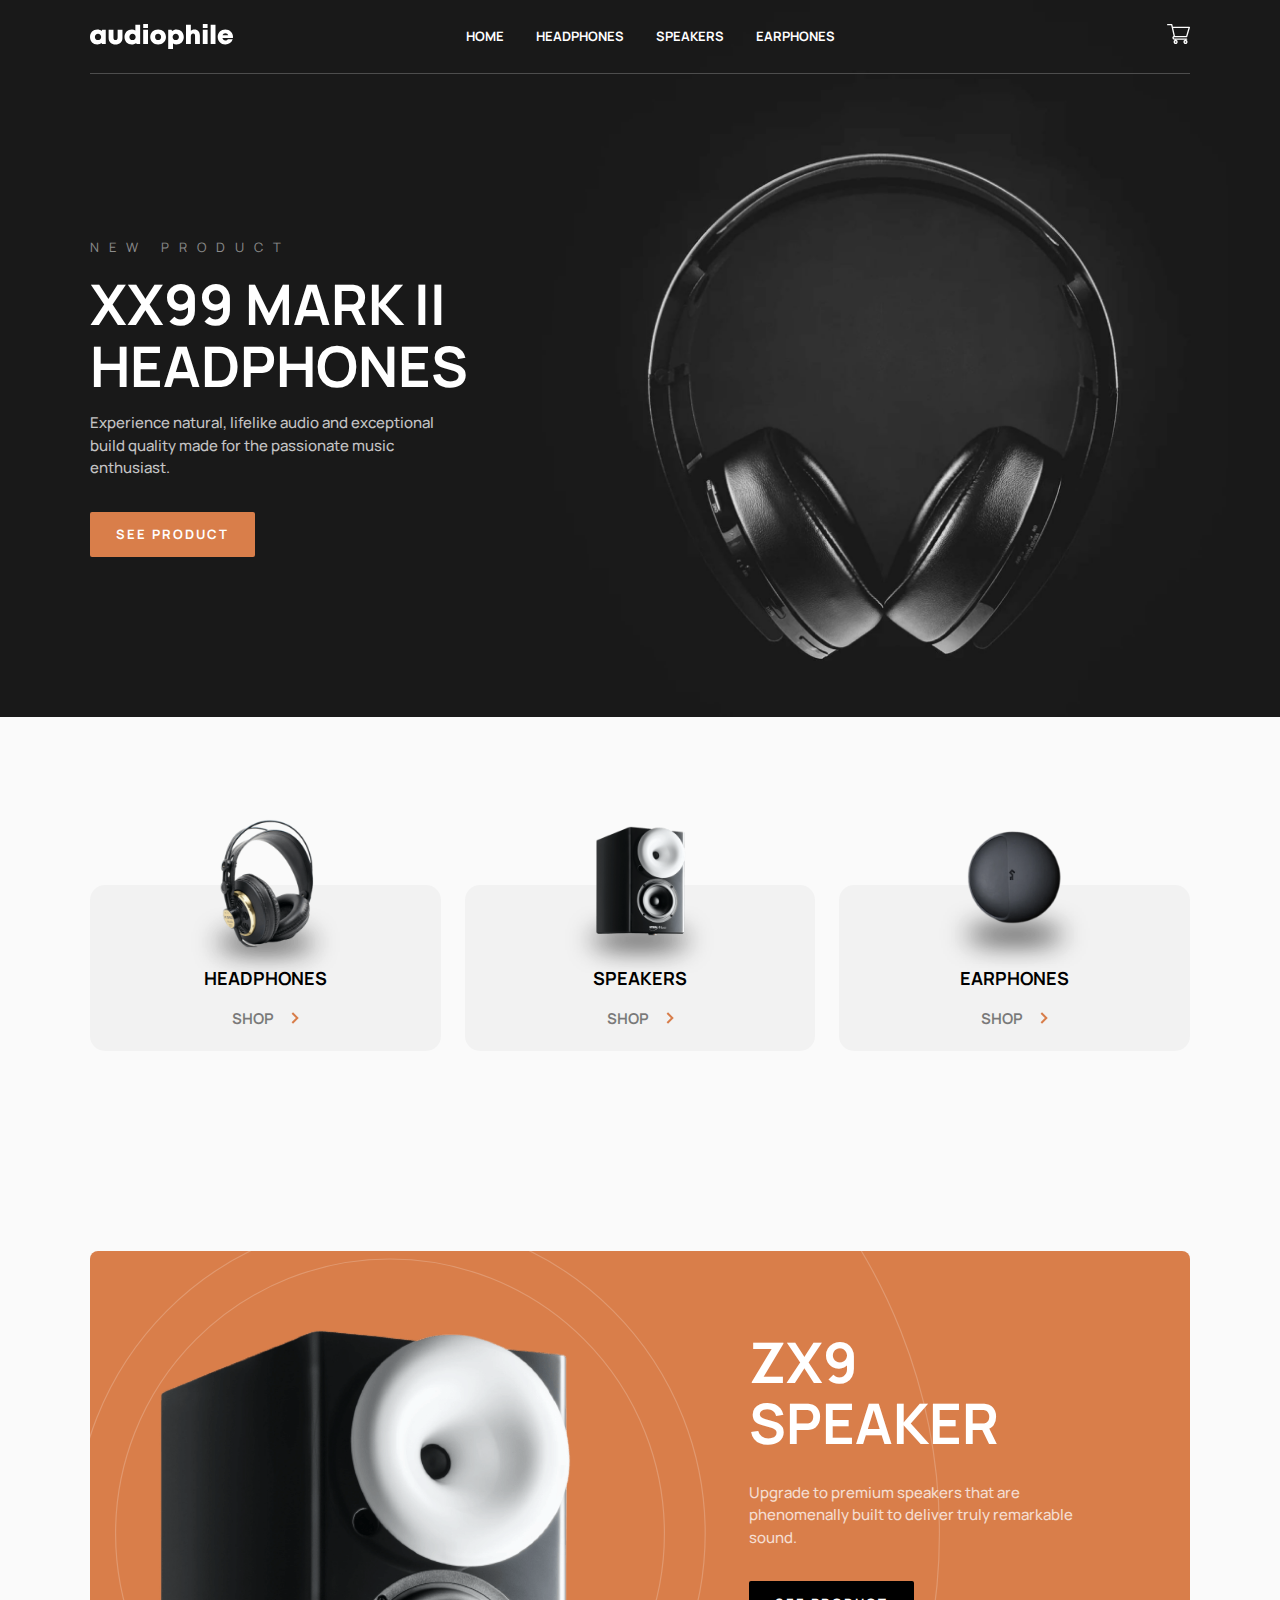
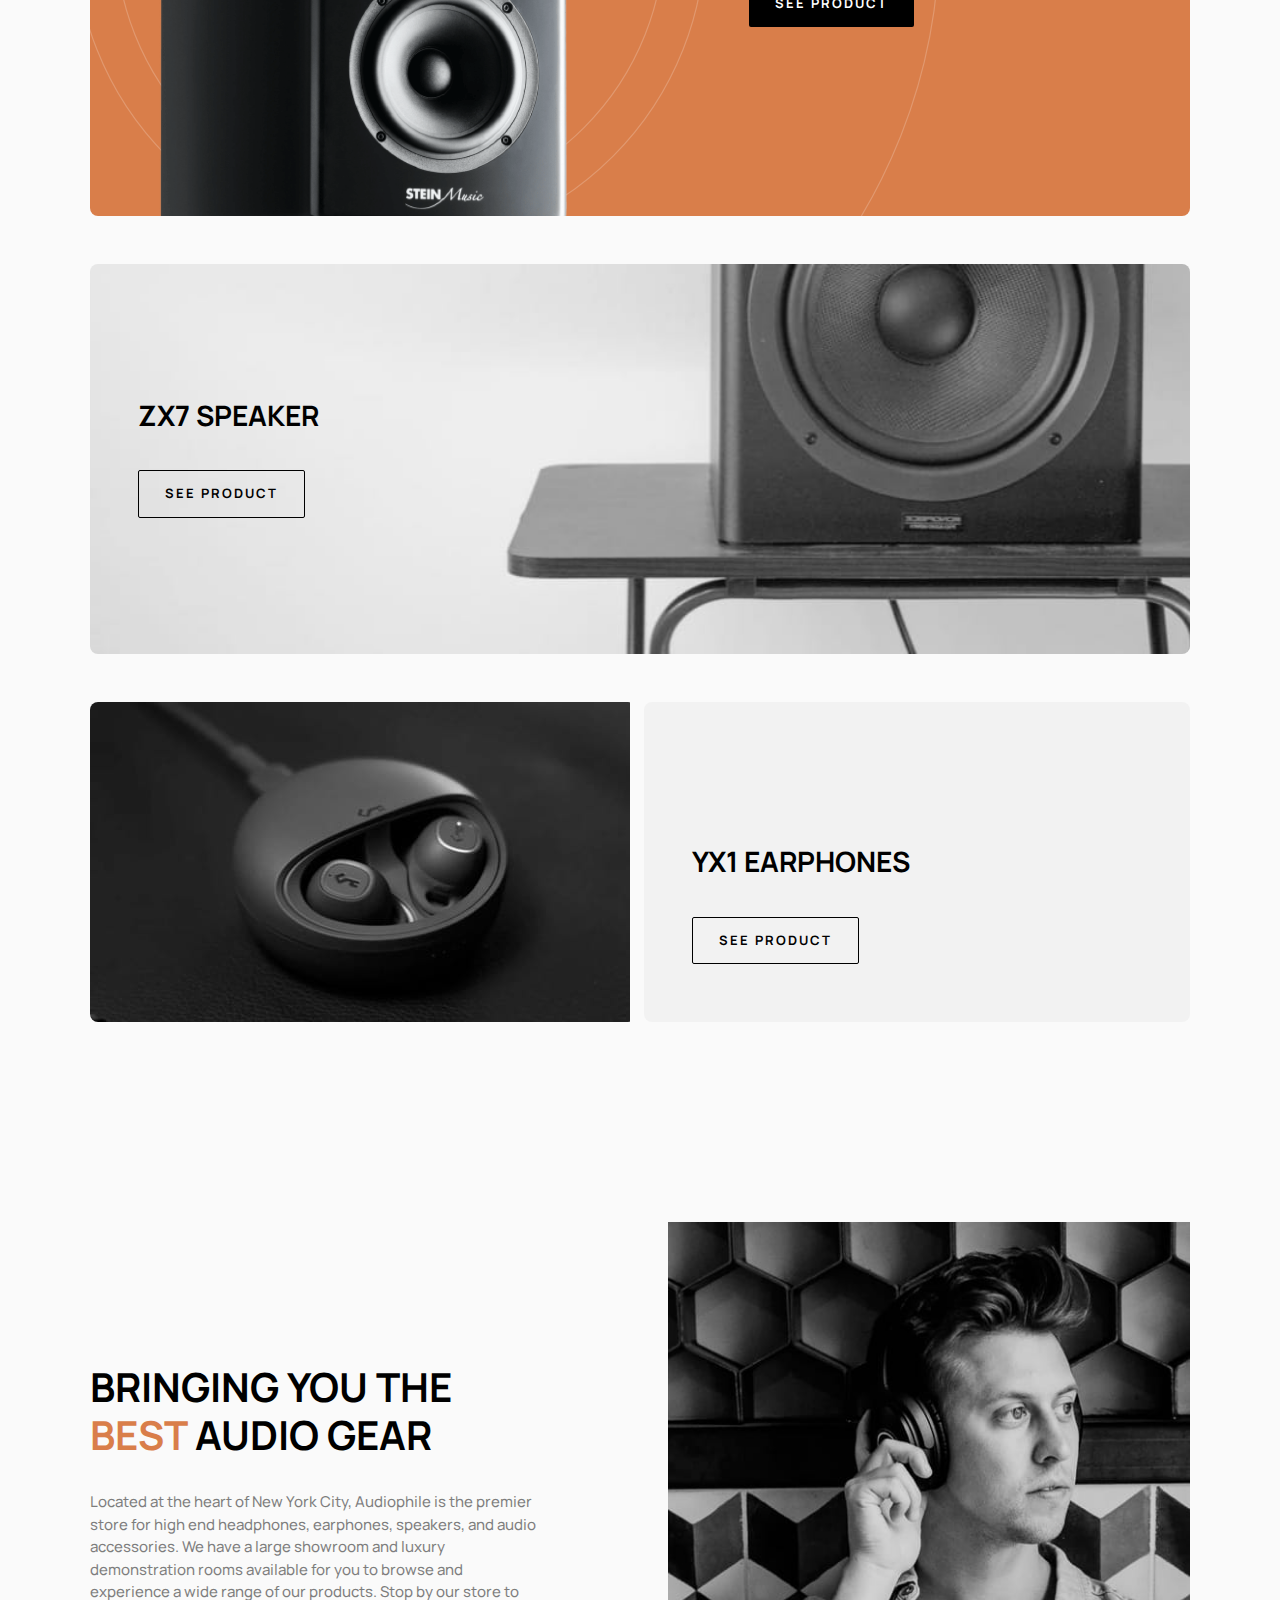
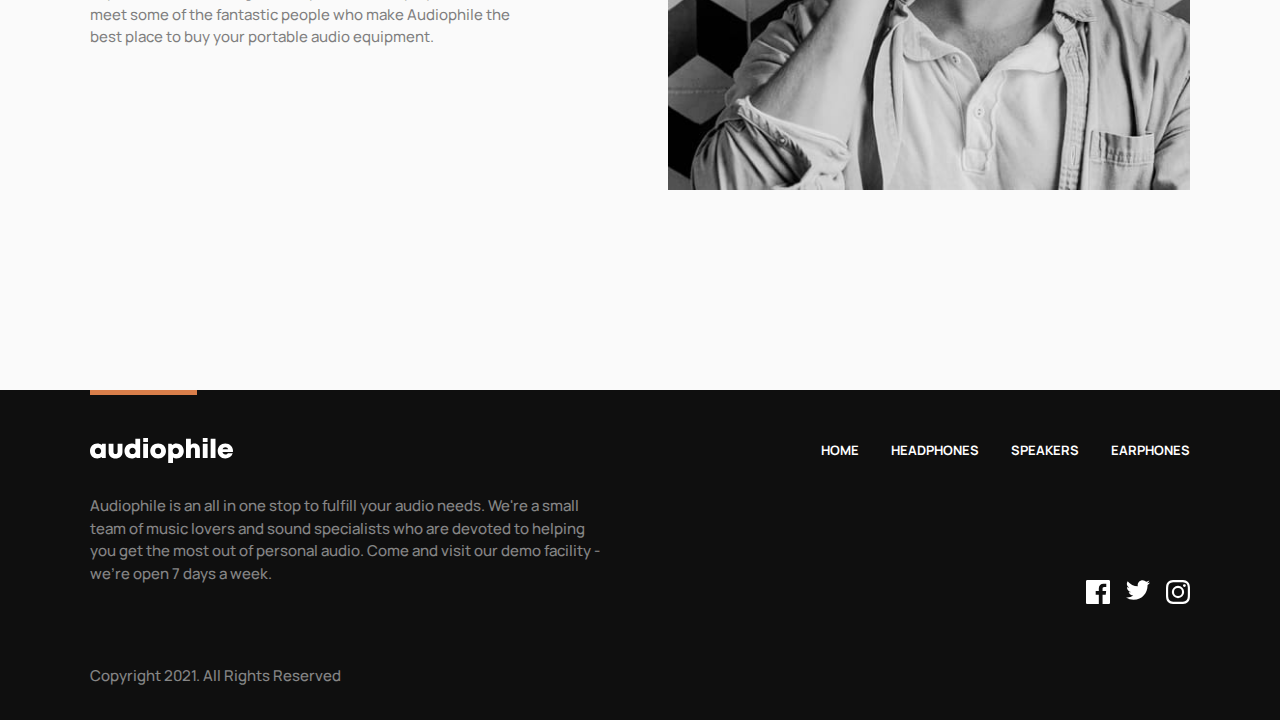
<file: index.html>
<!DOCTYPE html>
<html lang="en">

<head>
  <meta charset="UTF-8">
  <meta name="viewport" content="width=device-width, initial-scale=1.0">

  <link rel="icon" type="image/png" sizes="32x32" href="./assets/favicon-32x32.png">
  <link rel="preconnect" href="https://fonts.googleapis.com">
  <link rel="preconnect" href="https://fonts.gstatic.com" crossorigin>
  <link href="https://fonts.googleapis.com/css2?family=Manrope:wght@400;500;700&display=swap" rel="stylesheet">

  <link rel="stylesheet" href="./css/style.css">
  <link rel="stylesheet" href="./css/index.css">

  <title>Frontend Mentor | Audiophile e-commerce website</title>
</head>

<body>
  <!-- wrapper for background image under header and section below it -->
  <div class="header-wrapper | mb-sm">
    <div class="container">

      <!-- header section -->
      <header class="primary-header | text-neutral-100 fs-200 fw-700 uppercase">
        <a class="logo" href="./index.html">
          <img src="./assets/shared/desktop/logo.svg" alt="website logo">
        </a>
        <div class="header-nav">
          <button class="mobile-nav" aria-controls="primary-nav-small" aria-expanded="false">
            <span class="sr-only">Menu</span>
          </button>
          <!-- navigation for big screens -->
          <nav class="primary-nav-large">
            <ul class="nav-appearance">
              <li><a href="./index.html">home</a></li>
              <li><a href="./headphones.html">headphones</a></li>
              <li><a href="./speakers.html">speakers</a></li>
              <li><a href="./earphones.html">earphones</a></li>
            </ul>
          </nav>
          <!-- end of navigation for big screens -->
          <!-- navigation for tablets and mobiles -->
          <nav class="primary-nav-small product-collection">
            <div class="headphones">
              <p class="product-collection-name">headphones</p>
              <a href="./headphones.html" class="shop-link">shop <img class="arrow-right"
                  src="./assets/shared/desktop/icon-arrow-right.svg" alt=""></a>
            </div>

            <div class="speakers">
              <p class="product-collection-name">speakers</p>
              <a href="./speakers.html" class="shop-link">shop <img class="arrow-right"
                  src="./assets/shared/desktop/icon-arrow-right.svg" alt=""></a>
            </div>

            <div class="earphones">
              <p class="product-collection-name">earphones</p>
              <a href="./earphones.html" class="shop-link">shop <img class="arrow-right"
                  src="./assets/shared/desktop/icon-arrow-right.svg" alt=""> </a>
            </div>
          </nav>
          <!-- end of navigation for tablets and mobiles -->
        </div>
        <div class="shopping-cart-container">
          <button class="shopping-cart-btn" aria-controls="shopping-cart">
            <img src="./assets/shared/desktop/icon-cart.svg" alt="shopping cart">
          </button>
          <div class="cart-items-quantity">0</div>
          <div class="shopping-cart">
            <div>
              <h4>CART (<span class="cart-counter">0</span>)</h4>
              <button class="remove-all">Remove all</button>
            </div>
            <div class="cart-items">

            </div>
            <div>
              <p>TOTAL</p>
              <h4>$ <span class="total-price">0</span></h4>
            </div>
            <div>
              <a href="./checkout.html" class="see-product">checkout</a>
            </div>
          </div>
        </div>
      </header>
      <!-- end of header section -->

      <!-- section under the header -->
      <section class="sub-header | text-neutral-175">
        <p class="product-announcement">new product</p>
        <h1 class="main-titles">XX99 Mark II Headphones</h1>
        <p>Experience natural, lifelike audio and exceptional build quality made for the passionate music enthusiast.
        </p>
        <div>
          <a href="./product-xx99-mark-two-headphones.html" type="button" class="see-product">see
            product</a>
        </div>
      </section>
      <!-- end of section under the header -->

    </div>
  </div>
  <!-- end of wrapper for header and section -->

  <!-- main part of page -->
  <main class="container">
    <!-- first section -->
    <section class="product-collection | mb-med">
      <div class="headphones">
        <p class="product-collection-name">headphones</p>
        <a href="./headphones.html" class="shop-link">shop <img class="arrow-right"
            src="./assets/shared/desktop/icon-arrow-right.svg" alt=""></a>
      </div>

      <div class="speakers">
        <p class="product-collection-name">speakers</p>
        <a href="./speakers.html" class="shop-link">shop <img class="arrow-right"
            src="./assets/shared/desktop/icon-arrow-right.svg" alt=""></a>
      </div>

      <div class="earphones">
        <p class="product-collection-name">earphones</p>
        <a href="./earphones.html" class="shop-link">shop <img class="arrow-right"
            src="./assets/shared/desktop/icon-arrow-right.svg" alt=""> </a>
      </div>
    </section>
    <!-- end of first section -->

    <!-- second section -->
    <!-- first product -->
    <section class="product-showoff | mb-med">
      <div class="showoff-big-speaker | bg-primary-400 text-neutral-175">
        <picture class="before">
          <source srcset="./assets/home/desktop/image-speaker-zx9.png" media="(min-width: 60em)">
          <source srcset="./assets/home/tablet/image-speaker-zx9.png" media="(min-width: 40em)">
          <img class="showoff-big-speaker-img" src="./assets/home/mobile/image-speaker-zx9.png" alt="big zx-9 speaker">
        </picture>
        <div class="showoff-big-speaker-info">
          <h2 class="main-titles">ZX9 <br> speaker</h2>
          <p>Upgrade to premium speakers that are phenomenally built to deliver truly remarkable sound.</p>
          <a href="./product-xx99-mark-two-headphones.html" type="button" class="see-product | darker-style">see
            product</a>
        </div>
      </div>
      <!-- end of first product -->

      <!-- second product -->
      <div class="showoff-small-speaker">
        <div class="showoff-small-speaker-info">
          <h3 class="showoff-title">ZX7 speaker</h3>
          <a href="./product-xx99-mark-two-headphones.html" type="button" class="see-product | lighter-style">see
            product</a>
        </div>
      </div>
      <!-- end of second product -->

      <!-- third product -->
      <div class="showoff-earphones">
        <picture>
          <source srcset="./assets/home/desktop/image-earphones-yx1.jpg" media="(min-width: 60em)">
          <source srcset="./assets/home/tablet/image-earphones-yx1.jpg" media="(min-width: 35em)">
          <img class="showoff-earphones-img" src="./assets/home/mobile/image-earphones-yx1.jpg" alt="yx1 earphones">
        </picture>
        <div class="showoff-earphones-info">
          <h3 class="showoff-title">YX1 earphones</h3>
          <a href="./product-xx99-mark-two-headphones.html" type="button" class="see-product | lighter-style">see
            product</a>
        </div>
      </div>
      <!-- end of third product -->
    </section>
    <!-- end of second section -->

    <!-- third section -->
    <section class="product-description | mb-med">
      <div>
        <p class="description-title">Bringing you the <span>best</span> audio gear</p>
        <p>Located at the heart of New York City, Audiophile is the premier store for high end headphones,
          earphones, speakers, and audio accessories. We have a large showroom and luxury demonstration
          rooms available for you to browse and experience a wide range of our products. Stop by our store
          to meet some of the fantastic people who make Audiophile the best place to buy your portable
          audio equipment.</p>
      </div>
      <picture>
        <source srcset="./assets/shared/desktop/image-best-gear.jpg" media="(min-width: 60em)">
        <source srcset="./assets/shared/tablet/image-best-gear.jpg" media="(min-width: 40em)">
        <img class="description-img" src="./assets/shared/mobile/image-best-gear.jpg" alt="man with headphones on head">
      </picture>
    </section>
    <!-- end of third section -->

  </main>
  <!-- main part of page -->

  <!-- footer -->
  <footer class="bg-neutral-800 text-neutral-150">
    <div class="primary-footer | container">
      <div class="footer-nav | uppercase">
        <a class="logo" href="./index.html">
          <img src="./assets/shared/desktop/logo.svg" alt="website logo">
        </a>
        <nav class="primary-nav | fs-200 fw-700 uppercase">
          <ul class="nav-appearance">
            <li><a href="./index.html">home</a></li>
            <li><a href="./headphones.html">headphones</a></li>
            <li><a href="./speakers.html">speakers</a></li>
            <li><a href="./earphones.html">earphones</a></li>
          </ul>
        </nav>
      </div>
      <div>
        <p>Audiophile is an all in one stop to fulfill your audio needs. We're a small team of music lovers
          and sound specialists who are devoted to helping you get the most out of personal audio. Come and
          visit our demo facility - we’re open 7 days a week.</p>
        <p>Copyright 2021. All Rights Reserved</p>
      </div>
      <nav class="secondary-nav">
        <ul class="nav-appearance">
          <li><a href="https://hr-hr.facebook.com" target="_blank">
              <img src="./assets/shared/desktop/icon-facebook.svg" alt="">
            </a></li>
          <li><a href="https://twitter.com" target="_blank">
              <img src="./assets/shared/desktop/icon-twitter.svg" alt="">
            </a></li>
          <li><a href="https://www.instagram.com" target="_blank">
              <img src="./assets/shared/desktop/icon-instagram.svg" alt="">
            </a></li>
        </ul>
      </nav>
    </div>
  </footer>
  <!-- end of footer -->

  <script src="./js/main.js"></script>
  <script src="./js/counter.js"></script>
  <script src="./js/shopping-cart.js"></script>
</body>

</html>
</file>
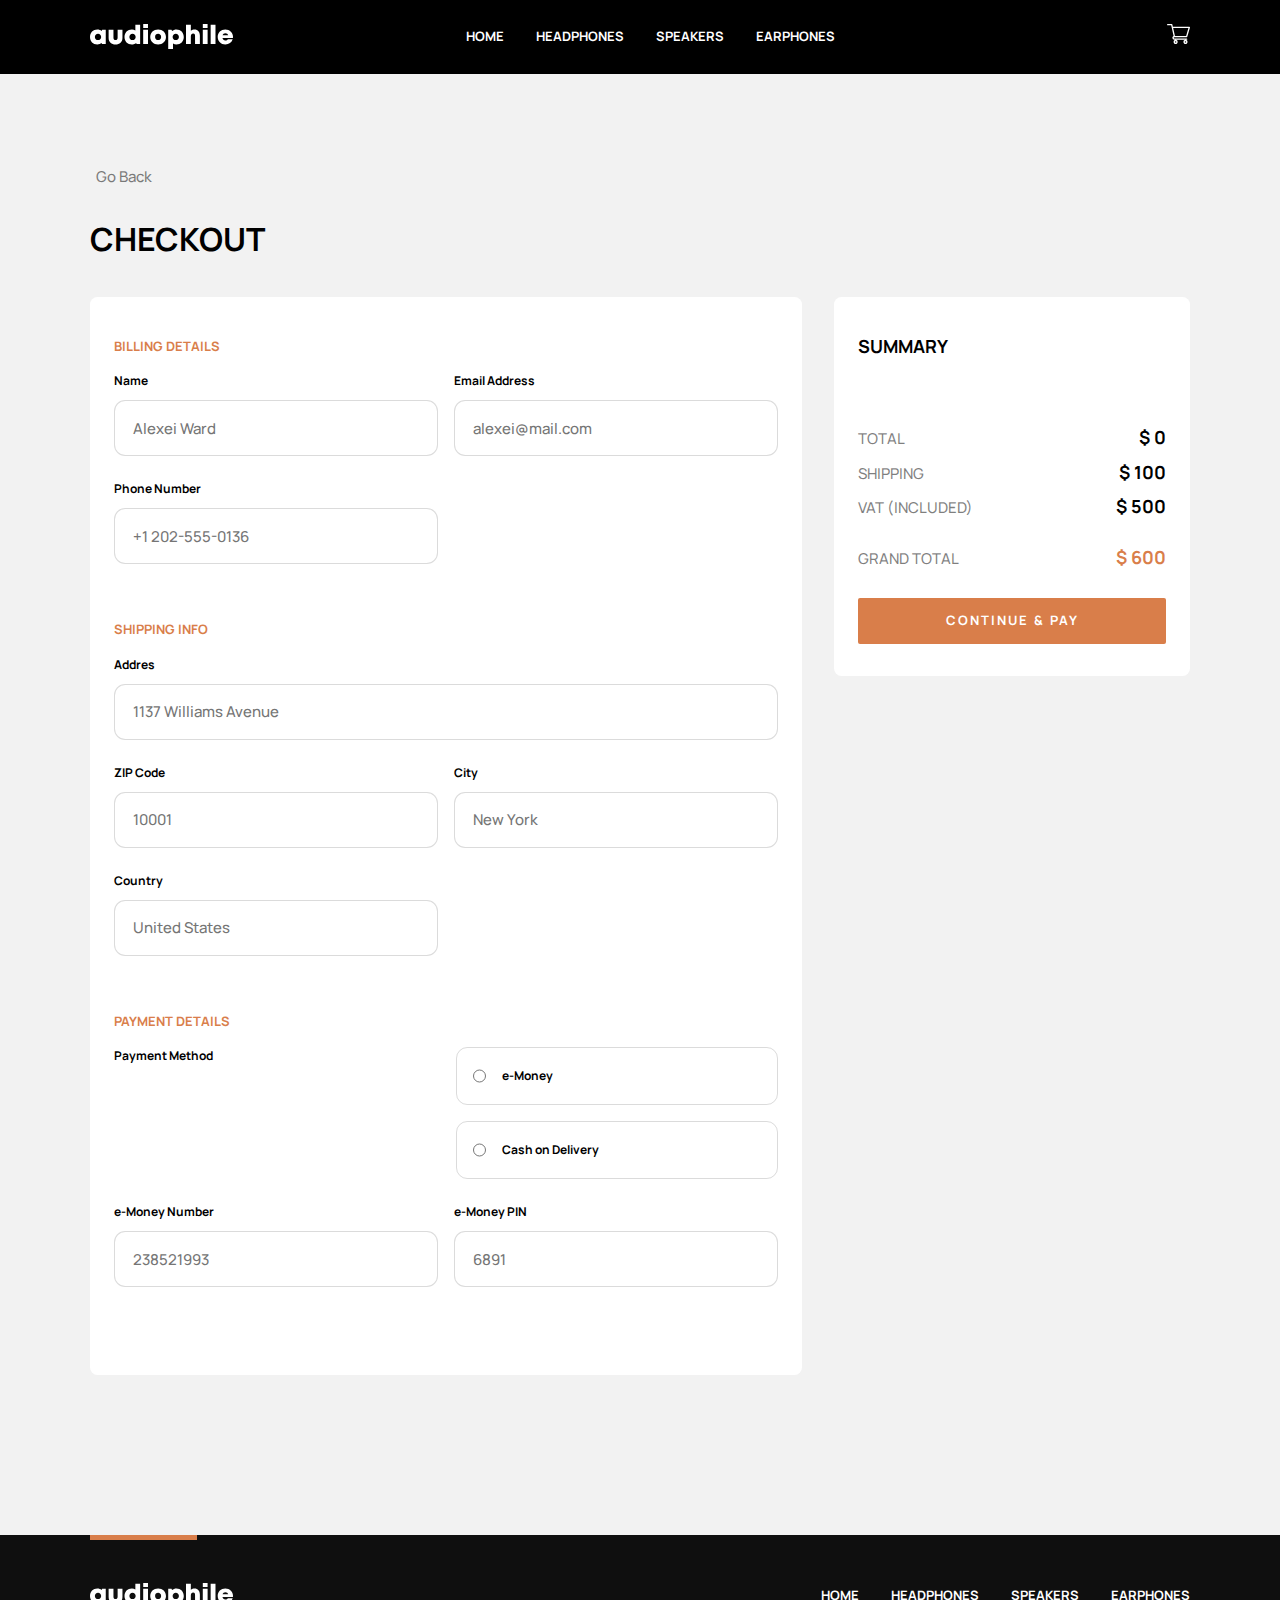
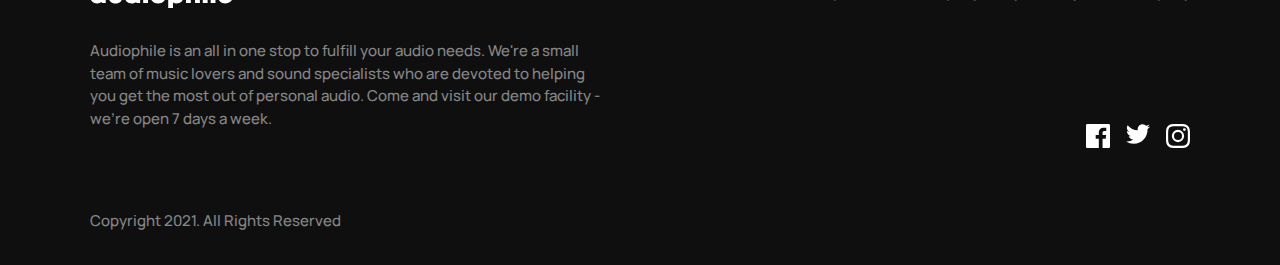
<file: checkout.html>
<!DOCTYPE html>
<html lang="en">

<head>
  <meta charset="UTF-8">
  <meta name="viewport" content="width=device-width, initial-scale=1.0">

  <link rel="icon" type="image/png" sizes="32x32" href="./assets/favicon-32x32.png">
  <link rel="preconnect" href="https://fonts.googleapis.com">
  <link rel="preconnect" href="https://fonts.gstatic.com" crossorigin>
  <link href="https://fonts.googleapis.com/css2?family=Manrope:wght@400;500;700&display=swap" rel="stylesheet">

  <link rel="stylesheet" href="./css/style.css">
  <link rel="stylesheet" href="./css/checkout.css">

  <title>Frontend Mentor | Audiophile e-commerce website</title>
</head>

<body>
  <!-- wrapper for header -->
  <div class="mb-xsm bg-neutral-900">
    <div class="container">

      <!-- header section -->
      <header class="primary-header | text-neutral-100 fs-200 fw-700 uppercase">
        <a class="logo" href="./index.html">
          <img src="./assets/shared/desktop/logo.svg" alt="website logo">
        </a>
        <div class="header-nav">
          <button class="mobile-nav" aria-controls="primary-nav-small" aria-expanded="false">
            <span class="sr-only">Menu</span>
          </button>
          <!-- navigation for big screens -->
          <nav class="primary-nav-large">
            <ul class="nav-appearance">
              <li><a href="./index.html">home</a></li>
              <li><a href="./headphones.html">headphones</a></li>
              <li><a href="./speakers.html">speakers</a></li>
              <li><a href="./earphones.html">earphones</a></li>
            </ul>
          </nav>
          <!-- end of navigation for big screens -->
          <!-- navigation for tablets and mobiles -->
          <nav class="primary-nav-small product-collection">
            <div class="headphones">
              <p class="product-collection-name">headphones</p>
              <a href="./headphones.html" class="shop-link">shop <img class="arrow-right"
                  src="./assets/shared/desktop/icon-arrow-right.svg" alt=""></a>
            </div>

            <div class="speakers">
              <p class="product-collection-name">speakers</p>
              <a href="./speakers.html" class="shop-link">shop <img class="arrow-right"
                  src="./assets/shared/desktop/icon-arrow-right.svg" alt=""></a>
            </div>

            <div class="earphones">
              <p class="product-collection-name">earphones</p>
              <a href="./earphones.html" class="shop-link">shop <img class="arrow-right"
                  src="./assets/shared/desktop/icon-arrow-right.svg" alt=""> </a>
            </div>
          </nav>
          <!-- end of navigation for tablets and mobiles -->
        </div>
        <div class="shopping-cart-container">
          <button class="shopping-cart-btn" aria-controls="shopping-cart">
            <img src="./assets/shared/desktop/icon-cart.svg" alt="shopping cart">
          </button>
          <div class="cart-items-quantity">0</div>
          <div class="shopping-cart">
            <div>
              <h4>CART (<span class="cart-counter">0</span>)</h4>
              <button class="remove-all">Remove all</button>
            </div>
            <div class="cart-items">

            </div>
            <div>
              <p>TOTAL</p>
              <h4>$ <span class="total-price">0</span></h4>
            </div>
            <div>
              <a href="./checkout.html" class="see-product">checkout</a>
            </div>
          </div>
        </div>
      </header>
      <!-- end of header section -->
    </div>
  </div>
  <!-- end of wrapper for header -->

  <main class="container">

    <!-- first section -->
    <section class="full-product-showoff | mb-med">
      <input class="return-link | mb-xsm" action="action" onclick="window.history.go(-1); return false;" type="submit"
        value="Go back" />
      <div class="checkout-container">
        <!-- container for checkout form info -->
        <div class="form-container">
          <h2 class="checkout-title">checkout</h2>
          <form action="" class="checkout-form">
            <div>
              <!-- billing details -->
              <p class="checkout-section">billing details</p>
              <div class="billing-details">
                <div class="form-group">
                  <label for="name">Name</label>
                  <input type="text" placeholder="Alexei Ward" name="name" title="Name and surname" required
                    pattern="[a-zA-Z a-zA-Z]{3,}">
                </div>
                <div class="form-group">
                  <label for="email">Email Address</label>
                  <input type="email" placeholder="alexei@mail.com" name="email" title="Full email address" required
                    pattern="[a-z0-9._%+-]+@[a-z0-9.-]+\.[a-z]{2,4}$">
                </div>
                <div class="form-group">
                  <label for="phone-number">Phone Number</label>
                  <input type="tel" placeholder="+1 202-555-0136" name="phone-number"
                    title="Number with starting digits 0 and 9, full length of 9 or 10 characters" required
                    pattern="[0/9][0-9]{8,9}">
                </div>
              </div>
              <!-- end of billing details -->
              <!-- shipping info -->
              <p class="checkout-section">shipping info</p>
              <div class="shipping-info">
                <div class="form-group">
                  <label for="addres">Addres</label>
                  <input type="text" placeholder="1137 Williams Avenue" name="address" title="Enter your addres"
                    required>
                </div>
                <div class="visual-contain">
                  <div class="form-group">
                    <label for="zip">ZIP Code</label>
                    <input type="tel" placeholder="10001" name="zip" title="5 digits needed" required
                      pattern="[0-9]{5}">
                  </div>
                  <div class="form-group">
                    <label for="city">City</label>
                    <input type="text" placeholder="New York" name="city" required>
                  </div>
                </div>
                <div class="form-group">
                  <label for="country">Country</label>
                  <input type="text" placeholder="United States" name="country" required>
                </div>
              </div>
              <!-- end of shipping info -->
              <!-- payment details -->
              <p class="checkout-section">payment details</p>
              <div class="payment-details">
                <div class="payment-details-grid">
                  <label for="payment-method">Payment Method</label>
                  <div class="payment-method">
                    <div class="form-group radio-color">
                      <input type="radio" name="payment-method" value="e-Money" class="cashOff" required>
                      <label for="e-Money">e-Money</label>
                    </div>
                    <div class="form-group radio-color">
                      <input type="radio" name="payment-method" value="cash" class="cashOn" required>
                      <label for="cash">Cash on Delivery</label>
                    </div>
                  </div>
                  <div class="visual-contain real">
                    <div class="form-group">
                      <label for="numb">e-Money Number</label>
                      <input type="tel" placeholder="238521993" name="numb" title="9 digits needed" pattern="[0-9]{9}">
                    </div>
                    <div class="form-group">
                      <label for="pin">e-Money PIN</label>
                      <input type="text" placeholder="6891" name="pin" title="4 digits needed" pattern="[0-9]{4}">
                    </div>
                    <div style="display: none;">
                      <img src="./assets/checkout/icon-cash-on-delivery.svg" alt="cash on delivery picked option">
                      <p>The 'Cash on Delivery' option enables you to pay in cash when our delivery courier arrives at
                        your residence. Just make sure your address is corrext so that your order will not be cancelled.
                      </p>
                    </div>
                  </div>
                </div>
              </div>
              <!-- end of payment details -->
            </div>
            <div class="summary">
              <h3 class="summary-title">summary</h3>
              <div class="summary-cart-items">

              </div>
              <div>
                <p class="total-declaration">TOTAL</p>
                <h4>$ <span class="summary-total-price">0</span></h4>
              </div>
              <div>
                <p class="total-declaration">SHIPPING</p>
                <h4>$ <span class="summary-total-price">0</span></h4>
              </div>
              <div>
                <p class="total-declaration">VAT (INCLUDED)</p>
                <h4>$ <span class="summary-total-price">0</span></h4>
              </div>
              <div class="total-grand-declaration">
                <p class="total-declaration">GRAND TOTAL</p>
                <h4 style="color: var(--clr-primary-400)">$ <span class="grand-total-price">0</span></h4>
              </div>
              <div>
                <button class="see-product final-to-pay">continue & pay</button>
              </div>
            </div>
          </form>
        </div>
        <!-- end of container for checkout form info -->

      </div>
    </section>
    <!-- end of first section -->

  </main>


  <!-- footer -->
  <footer class="bg-neutral-800 text-neutral-150">
    <div class="primary-footer | container">
      <div class="footer-nav | uppercase">
        <a class="logo" href="./index.html">
          <img src="./assets/shared/desktop/logo.svg" alt="website logo">
        </a>
        <nav class="primary-nav | fs-200 fw-700 uppercase">
          <ul class="nav-appearance">
            <li><a href="./index.html">home</a></li>
            <li><a href="./headphones.html">headphones</a></li>
            <li><a href="./speakers.html">speakers</a></li>
            <li><a href="./earphones.html">earphones</a></li>
          </ul>
        </nav>
      </div>
      <div>
        <p>Audiophile is an all in one stop to fulfill your audio needs. We're a small team of music lovers
          and sound specialists who are devoted to helping you get the most out of personal audio. Come and
          visit our demo facility - we’re open 7 days a week.</p>
        <p>Copyright 2021. All Rights Reserved</p>
      </div>
      <nav class="secondary-nav">
        <ul class="nav-appearance">
          <li><a href="https://hr-hr.facebook.com" target="_blank">
              <img src="./assets/shared/desktop/icon-facebook.svg" alt="">
            </a></li>
          <li><a href="https://twitter.com" target="_blank">
              <img src="./assets/shared/desktop/icon-twitter.svg" alt="">
            </a></li>
          <li><a href="https://www.instagram.com" target="_blank">
              <img src="./assets/shared/desktop/icon-instagram.svg" alt="">
            </a></li>
        </ul>
      </nav>
    </div>
  </footer>
  <!-- end of footer -->

  <script src="./js/main.js"></script>
  <script src="./js/checkout.js"></script>
  <script src="./js/shopping-cart.js"></script>
</body>

</html>
</file>
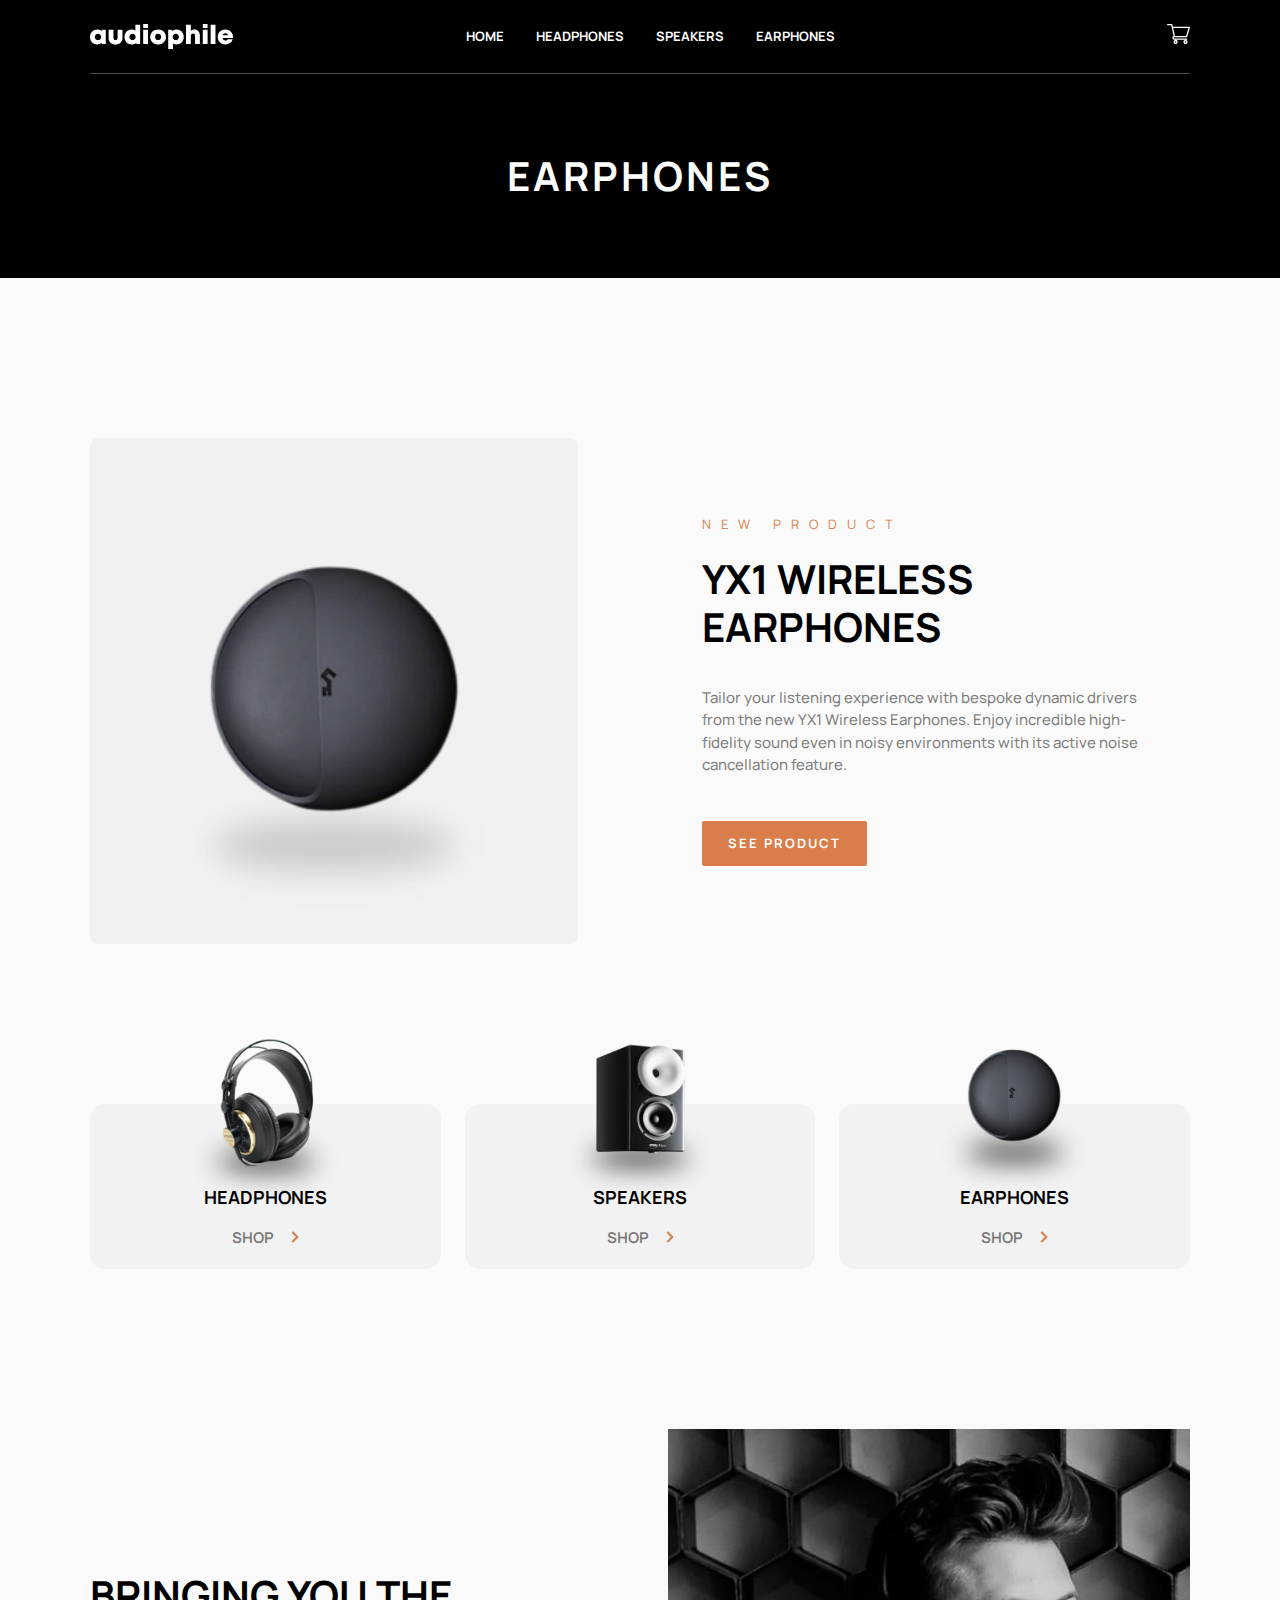
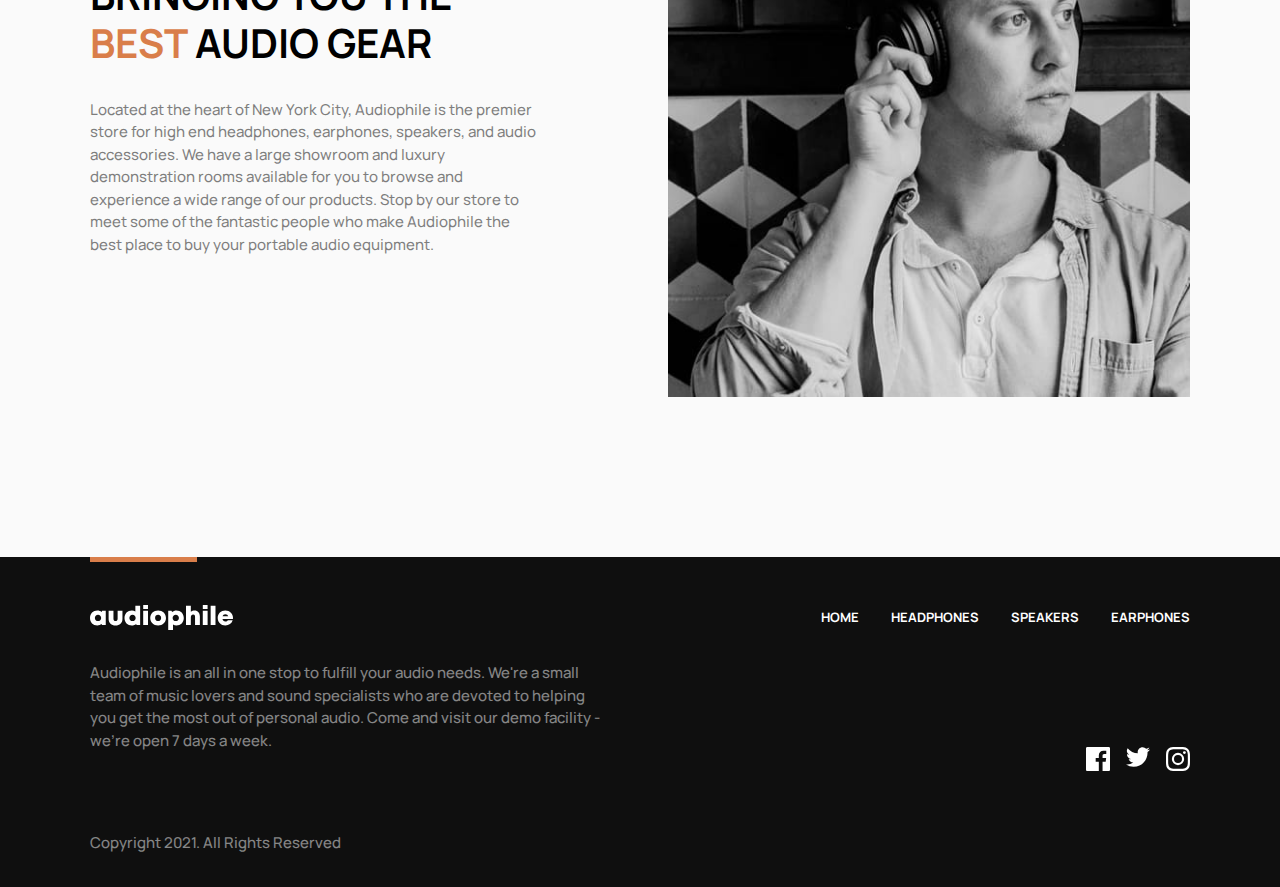
<file: earphones.html>
<!DOCTYPE html>
<html lang="en">

<head>
  <meta charset="UTF-8">
  <meta name="viewport" content="width=device-width, initial-scale=1.0">

  <link rel="icon" type="image/png" sizes="32x32" href="./assets/favicon-32x32.png">
  <link rel="preconnect" href="https://fonts.googleapis.com">
  <link rel="preconnect" href="https://fonts.gstatic.com" crossorigin>
  <link href="https://fonts.googleapis.com/css2?family=Manrope:wght@400;500;700&display=swap" rel="stylesheet">

  <link rel="stylesheet" href="./css/style.css">
  <link rel="stylesheet" href="./css/product-collection.css">

  <title>Frontend Mentor | Audiophile e-commerce website</title>
</head>

<body>
  <!-- wrapper for header and page title -->
  <div class="mb-sm bg-neutral-900">
    <div class="container">

      <!-- header section -->
      <header class="primary-header | text-neutral-100 fs-200 fw-700 uppercase">
        <a class="logo" href="./index.html">
          <img src="./assets/shared/desktop/logo.svg" alt="website logo">
        </a>
        <div class="header-nav">
          <button class="mobile-nav" aria-controls="primary-nav-small" aria-expanded="false">
            <span class="sr-only">Menu</span>
          </button>
          <!-- navigation for big screens -->
          <nav class="primary-nav-large">
            <ul class="nav-appearance">
              <li><a href="./index.html">home</a></li>
              <li><a href="./headphones.html">headphones</a></li>
              <li><a href="./speakers.html">speakers</a></li>
              <li><a href="./earphones.html">earphones</a></li>
            </ul>
          </nav>
          <!-- end of navigation for big screens -->
          <!-- navigation for tablets and mobiles -->
          <nav class="primary-nav-small product-collection">
            <div class="headphones">
              <p class="product-collection-name">headphones</p>
              <a href="./headphones.html" class="shop-link">shop <img class="arrow-right"
                  src="./assets/shared/desktop/icon-arrow-right.svg" alt=""></a>
            </div>

            <div class="speakers">
              <p class="product-collection-name">speakers</p>
              <a href="./speakers.html" class="shop-link">shop <img class="arrow-right"
                  src="./assets/shared/desktop/icon-arrow-right.svg" alt=""></a>
            </div>

            <div class="earphones">
              <p class="product-collection-name">earphones</p>
              <a href="./earphones.html" class="shop-link">shop <img class="arrow-right"
                  src="./assets/shared/desktop/icon-arrow-right.svg" alt=""> </a>
            </div>
          </nav>
          <!-- end of navigation for tablets and mobiles -->
        </div>
        <div class="shopping-cart-container">
          <button class="shopping-cart-btn" aria-controls="shopping-cart">
            <img src="./assets/shared/desktop/icon-cart.svg" alt="shopping cart">
          </button>
          <div class="cart-items-quantity">0</div>
          <div class="shopping-cart">
            <div>
              <h4>CART (<span class="cart-counter">0</span>)</h4>
              <button class="remove-all">Remove all</button>
            </div>
            <div class="cart-items">

            </div>
            <div>
              <p>TOTAL</p>
              <h4>$ <span class="total-price">0</span></h4>
            </div>
            <div>
              <a href="./checkout.html" class="see-product">checkout</a>
            </div>
          </div>
        </div>
      </header>
      <!-- end of header section -->

      <!-- section under the header -->
      <section>
        <h2 class="collection-sub-header">earphones</h2>
      </section>
      <!-- end of section under the header -->
    </div>
  </div>
  <!-- end of wrapper for header and page title -->

  <main class="container">
    <!-- first section -->
    <section class="product-item | mb-med">
      <picture>
        <source srcset="./assets/product-yx1-earphones/desktop/image-category-page-preview.jpg"
          media="(min-width: 60em)">
        <source srcset="./assets/product-yx1-earphones/tablet/image-category-page-preview.jpg"
          media="(min-width: 40em)">
        <img class="product-img" src="./assets/product-yx1-earphones/mobile/image-category-page-preview.jpg"
          alt="small elegant earphones">
      </picture>
      <div class="product-info">
        <p class="product-announcement | mb-item-first-part">new product</p>
        <h3 class="collection-sub-header | mb-item-second-part">YX1 wireless earphones</h3>
        <p class="mb-item-third-part">Tailor your listening experience with bespoke dynamic drivers from the new YX1
          Wireless Earphones.
          Enjoy incredible high-fidelity sound even in noisy environments with its active noise cancellation feature.
        </p>
        <a href="./product-earphones.html" type="button" class="see-product">see
          product</a>
      </div>
    </section>
    <!-- end of first section -->

    <!-- second section -->
    <section class="product-collection | mb-med">
      <div class="headphones">
        <p class="product-collection-name">headphones</p>
        <a href="./headphones.html" class="shop-link">shop <img class="arrow-right"
            src="./assets/shared/desktop/icon-arrow-right.svg" alt=""></a>
      </div>

      <div class="speakers">
        <p class="product-collection-name">speakers</p>
        <a href="./speakers.html" class="shop-link">shop <img class="arrow-right"
            src="./assets/shared/desktop/icon-arrow-right.svg" alt=""></a>
      </div>

      <div class="earphones">
        <p class="product-collection-name">earphones</p>
        <a href="./earphones.html" class="shop-link">shop <img class="arrow-right"
            src="./assets/shared/desktop/icon-arrow-right.svg" alt=""> </a>
      </div>
    </section>
    <!-- end of second section -->


    <!-- third section -->
    <section class="product-description | mb-med">
      <div>
        <p class="description-title">Bringing you the <span>best</span> audio gear</p>
        <p>Located at the heart of New York City, Audiophile is the premier store for high end headphones,
          earphones, speakers, and audio accessories. We have a large showroom and luxury demonstration
          rooms available for you to browse and experience a wide range of our products. Stop by our store
          to meet some of the fantastic people who make Audiophile the best place to buy your portable
          audio equipment.</p>
      </div>
      <picture>
        <source srcset="./assets/shared/desktop/image-best-gear.jpg" media="(min-width: 60em)">
        <source srcset="./assets/shared/tablet/image-best-gear.jpg" media="(min-width: 40em)">
        <img class="description-img" src="./assets/shared/mobile/image-best-gear.jpg" alt="man with headphones on head">
      </picture>
    </section>
    <!-- end of third section -->

  </main>


  <!-- footer -->
  <footer class="bg-neutral-800 text-neutral-150">
    <div class="primary-footer | container">
      <div class="footer-nav | uppercase">
        <a class="logo" href="./index.html">
          <img src="./assets/shared/desktop/logo.svg" alt="website logo">
        </a>
        <nav class="primary-nav | fs-200 fw-700 uppercase">
          <ul class="nav-appearance">
            <li><a href="./index.html">home</a></li>
            <li><a href="./headphones.html">headphones</a></li>
            <li><a href="./speakers.html">speakers</a></li>
            <li><a href="./earphones.html">earphones</a></li>
          </ul>
        </nav>
      </div>
      <div>
        <p>Audiophile is an all in one stop to fulfill your audio needs. We're a small team of music lovers
          and sound specialists who are devoted to helping you get the most out of personal audio. Come and
          visit our demo facility - we’re open 7 days a week.</p>
        <p>Copyright 2021. All Rights Reserved</p>
      </div>
      <nav class="secondary-nav">
        <ul class="nav-appearance">
          <li><a href="https://hr-hr.facebook.com" target="_blank">
              <img src="./assets/shared/desktop/icon-facebook.svg" alt="">
            </a></li>
          <li><a href="https://twitter.com" target="_blank">
              <img src="./assets/shared/desktop/icon-twitter.svg" alt="">
            </a></li>
          <li><a href="https://www.instagram.com" target="_blank">
              <img src="./assets/shared/desktop/icon-instagram.svg" alt="">
            </a></li>
        </ul>
      </nav>
    </div>
  </footer>
  <!-- end of footer -->

  <script src="./js/main.js"></script>
  <script src="./js/counter.js"></script>
  <script src="./js/shopping-cart.js"></script>
</body>

</html>
</file>
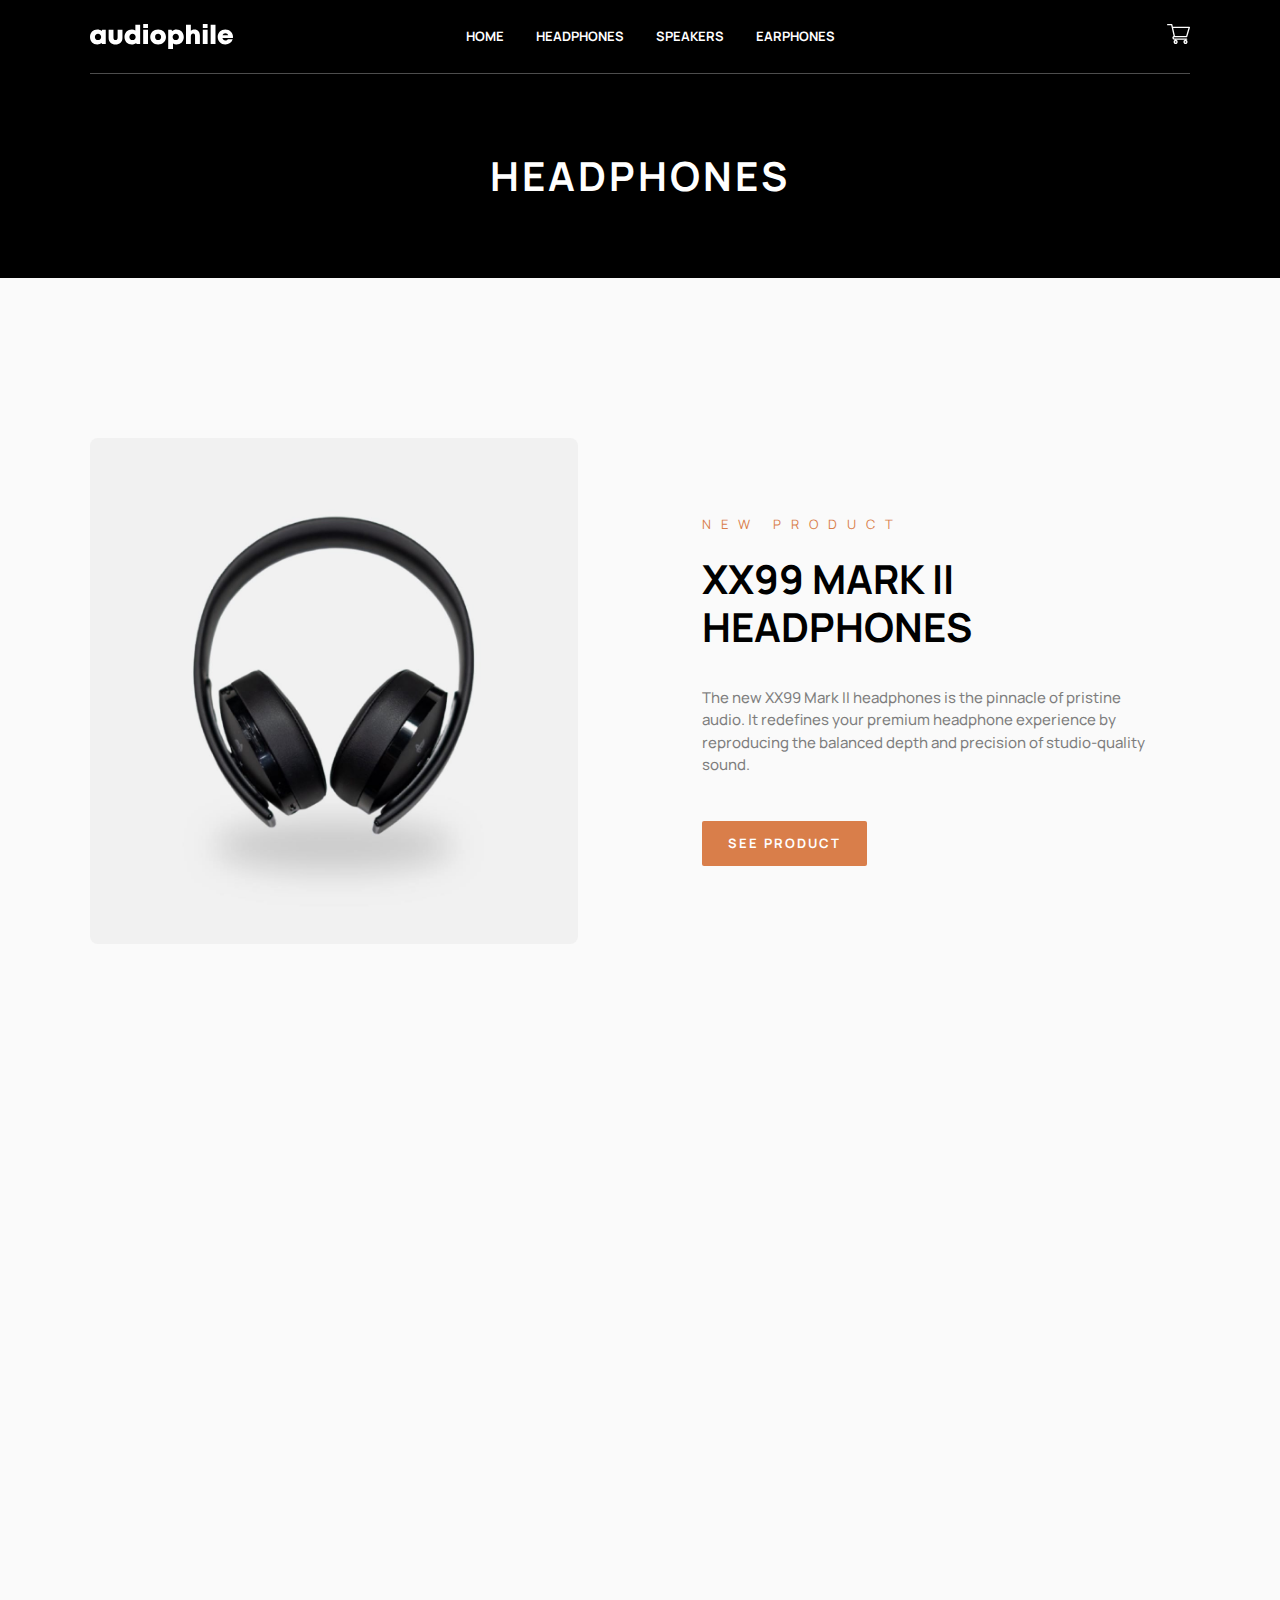
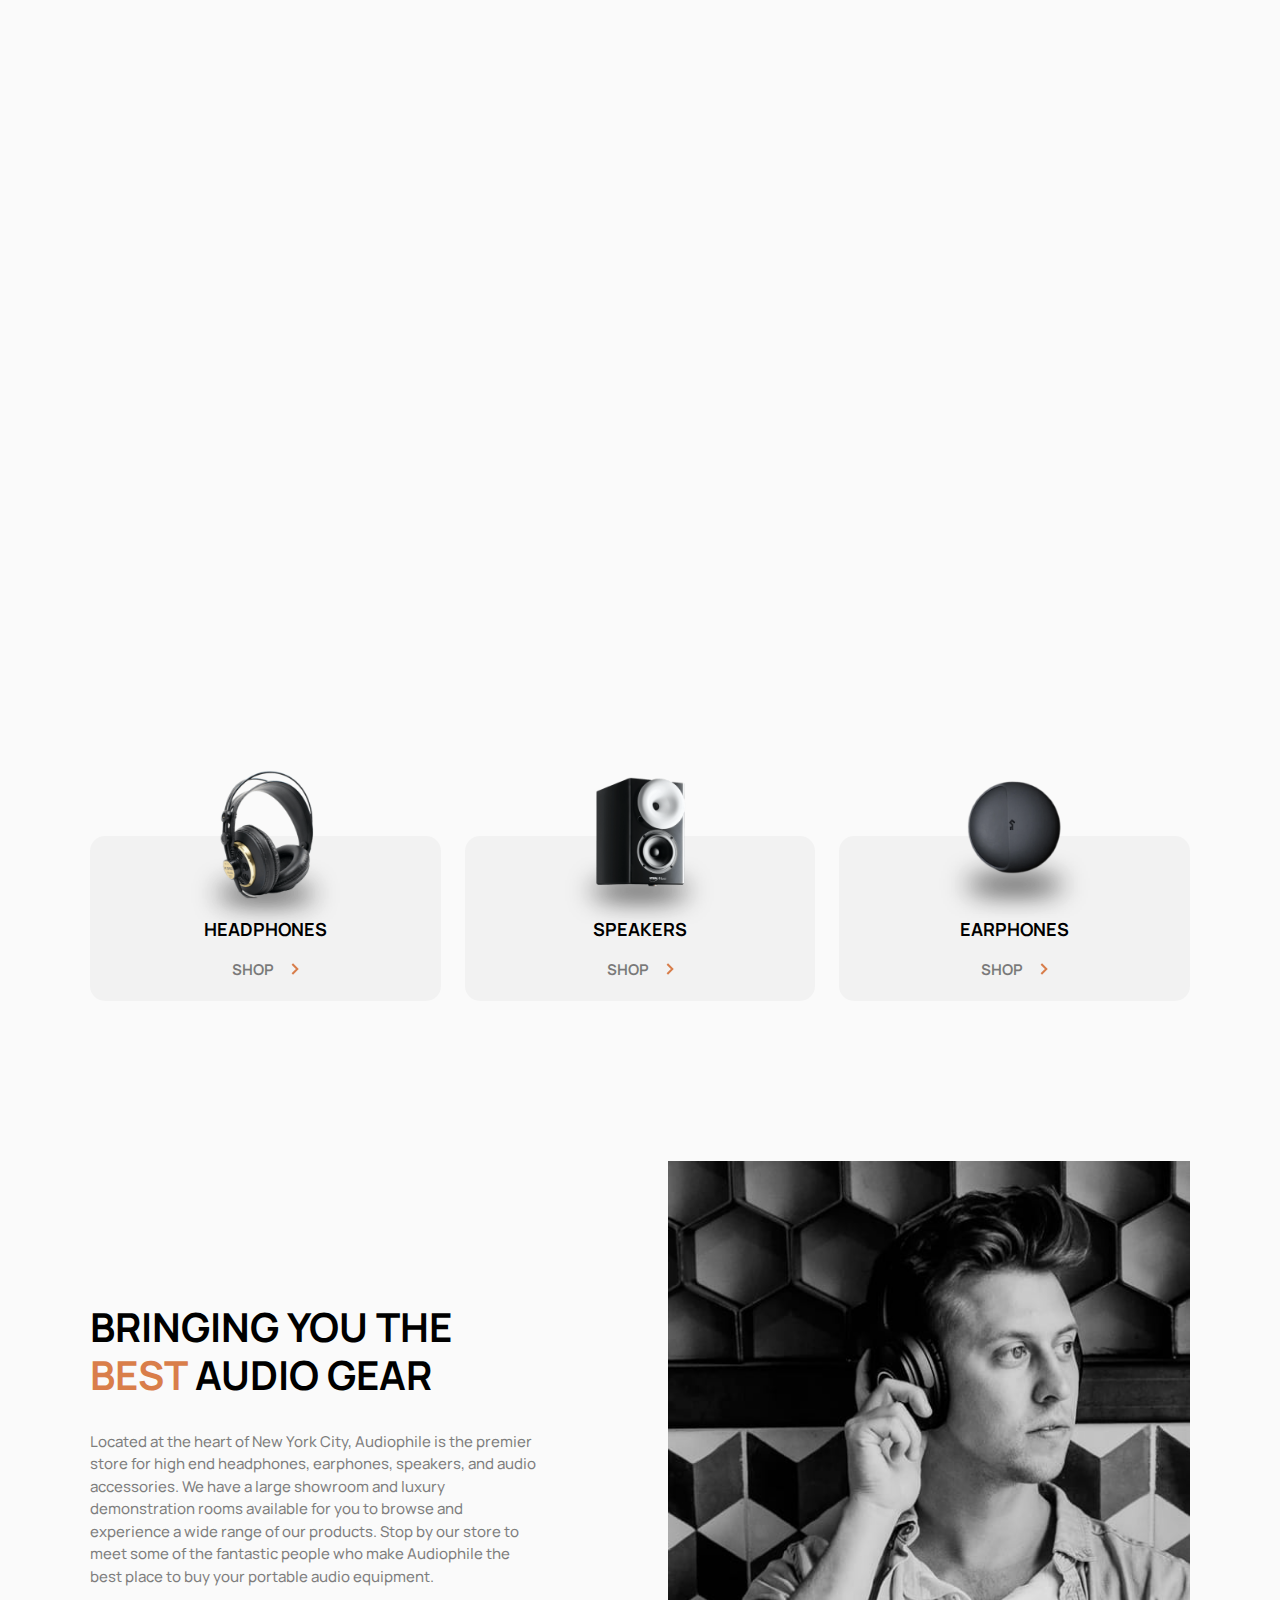
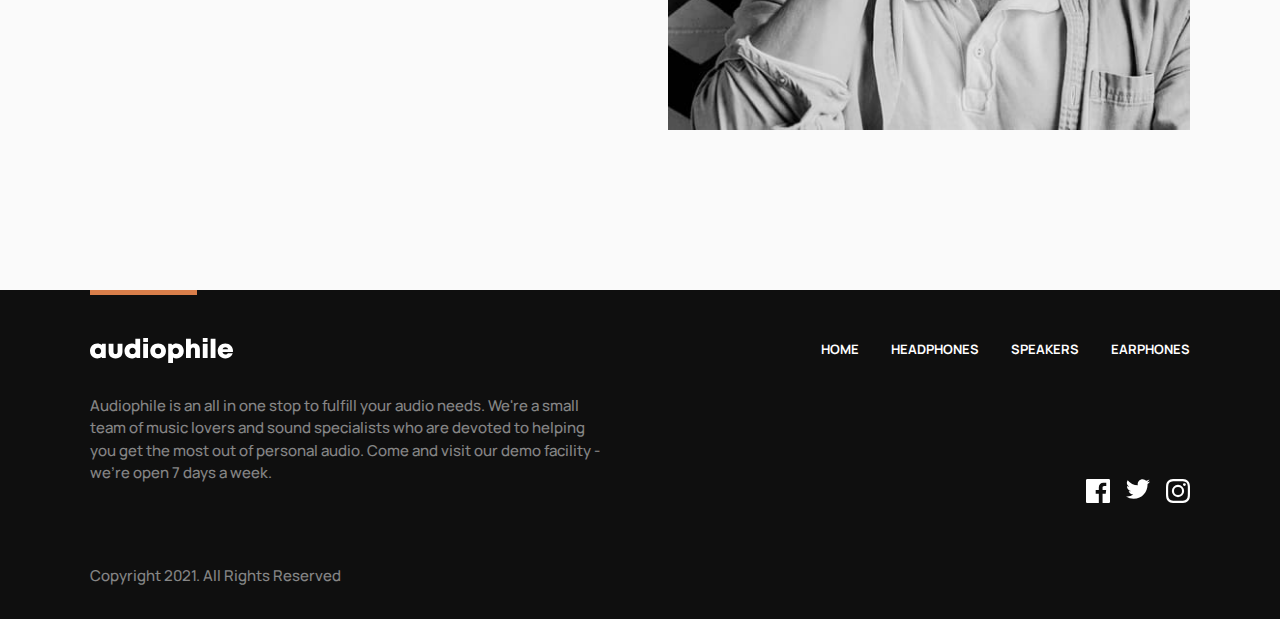
<file: headphones.html>
<!DOCTYPE html>
<html lang="en">

<head>
  <meta charset="UTF-8">
  <meta name="viewport" content="width=device-width, initial-scale=1.0">

  <link rel="icon" type="image/png" sizes="32x32" href="./assets/favicon-32x32.png">
  <link rel="preconnect" href="https://fonts.googleapis.com">
  <link rel="preconnect" href="https://fonts.gstatic.com" crossorigin>
  <link href="https://fonts.googleapis.com/css2?family=Manrope:wght@400;500;700&display=swap" rel="stylesheet">

  <link rel="stylesheet" href="./css/style.css">
  <link rel="stylesheet" href="./css/product-collection.css">

  <title>Frontend Mentor | Audiophile e-commerce website</title>
</head>

<body>
  <!-- wrapper for header and page title -->
  <div class="mb-sm bg-neutral-900">
    <div class="container">

      <!-- header section -->
      <header class="primary-header | text-neutral-100 fs-200 fw-700 uppercase">
        <a class="logo" href="./index.html">
          <img src="./assets/shared/desktop/logo.svg" alt="website logo">
        </a>
        <div class="header-nav">
          <button class="mobile-nav" aria-controls="primary-nav-small" aria-expanded="false">
            <span class="sr-only">Menu</span>
          </button>
          <!-- navigation for big screens -->
          <nav class="primary-nav-large">
            <ul class="nav-appearance">
              <li><a href="./index.html">home</a></li>
              <li><a href="./headphones.html">headphones</a></li>
              <li><a href="./speakers.html">speakers</a></li>
              <li><a href="./earphones.html">earphones</a></li>
            </ul>
          </nav>
          <!-- end of navigation for big screens -->
          <!-- navigation for tablets and mobiles -->
          <nav class="primary-nav-small product-collection">
            <div class="headphones">
              <p class="product-collection-name">headphones</p>
              <a href="./headphones.html" class="shop-link">shop <img class="arrow-right"
                  src="./assets/shared/desktop/icon-arrow-right.svg" alt=""></a>
            </div>

            <div class="speakers">
              <p class="product-collection-name">speakers</p>
              <a href="./speakers.html" class="shop-link">shop <img class="arrow-right"
                  src="./assets/shared/desktop/icon-arrow-right.svg" alt=""></a>
            </div>

            <div class="earphones">
              <p class="product-collection-name">earphones</p>
              <a href="./earphones.html" class="shop-link">shop <img class="arrow-right"
                  src="./assets/shared/desktop/icon-arrow-right.svg" alt=""> </a>
            </div>
          </nav>
          <!-- end of navigation for tablets and mobiles -->
        </div>
        <div class="shopping-cart-container">
          <button class="shopping-cart-btn" aria-controls="shopping-cart">
            <img src="./assets/shared/desktop/icon-cart.svg" alt="shopping cart">
          </button>
          <div class="cart-items-quantity">0</div>
          <div class="shopping-cart">
            <div>
              <h4>CART (<span class="cart-counter">0</span>)</h4>
              <button class="remove-all">Remove all</button>
            </div>
            <div class="cart-items">

            </div>
            <div>
              <p>TOTAL</p>
              <h4>$ <span class="total-price">0</span></h4>
            </div>
            <div>
              <a href="./checkout.html" class="see-product">checkout</a>
            </div>
          </div>
        </div>
      </header>
      <!-- end of header section -->

      <!-- section under the header -->
      <section>
        <h2 class="collection-sub-header">headphones</h2>
      </section>
      <!-- end of section under the header -->
    </div>
  </div>
  <!-- end of wrapper for header and page title -->

  <main class="container">
    <!-- first section -->
    <section class="product-item | mb-med">
      <picture>
        <source srcset="./assets/product-xx99-mark-two-headphones/desktop/image-category-page-preview.jpg"
          media="(min-width: 60em)">
        <source srcset="./assets/product-xx99-mark-two-headphones/tablet/image-category-page-preview.jpg"
          media="(min-width: 40em)">
        <img class="product-img" src="./assets/product-xx99-mark-two-headphones/mobile/image-category-page-preview.jpg"
          alt="regular black headphones">
      </picture>
      <div class="product-info">
        <p class="product-announcement | mb-item-first-part">new product</p>
        <h3 class="collection-sub-header | mb-item-second-part">XX99 Mark II Headphones</h3>
        <p class="mb-item-third-part">The new XX99 Mark II headphones is the pinnacle of pristine audio. It redefines
          your premium
          headphone experience by reproducing the balanced depth and precision of studio-quality sound.</p>
        <a href="./product-xx99-mark-two-headphones.html" type="button" class="see-product">see
          product</a>
      </div>
    </section>
    <!-- end of first section -->

    <!-- second section -->
    <section class="product-item | mb-med">
      <picture>
        <source srcset="./assets/product-xx99-mark-one-headphones/desktop/image-category-page-preview.jpg"
          media="(min-width: 60em)">
        <source srcset="./assets/product-xx99-mark-one-headphones/tablet/image-category-page-preview.jpg"
          media="(min-width: 40em)">
        <img class="product-img" src="./assets/product-xx99-mark-one-headphones/mobile/image-category-page-preview.jpg"
          alt="great looking black headphones">
      </picture>
      <div class="product-info">
        <h3 class="collection-sub-header | mb-item-second-part">XX99 Mark I Headphones</h3>
        <p class="mb-item-third-part">As the gold standard for headphones, the classic XX99 Mark I offers detailed and
          accurate audio
          reproduction for audiophiles, mixing engineers, and music aficionados alike in studios and on the go.</p>
        <a href="./product-xx99-mark-one-headphones.html" type="button" class="see-product">see
          product</a>
      </div>
    </section>
    <!-- end of second section -->

    <!-- third section -->
    <section class="product-item | mb-med">
      <picture>
        <source srcset="./assets/product-xx59-headphones/desktop/image-category-page-preview.jpg"
          media="(min-width: 60em)">
        <source srcset="./assets/product-xx59-headphones/tablet/image-category-page-preview.jpg"
          media="(min-width: 40em)">
        <img class="product-img" src="./assets/product-xx59-headphones/mobile/image-category-page-preview.jpg"
          alt="great looking white headphones">
      </picture>
      <div class="product-info">
        <h3 class="collection-sub-header | mb-item-second-part">XX59 Headphones</h3>
        <p class="mb-item-third-part">Enjoy your audio almost anywhere and customize it to your specific tastes with the
          XX59 headphones.
          The stylish yet durable versatile wireless headset is a brilliant companion at home or on the move.</p>
        <a href="./product-xx59-headphones.html" type="button" class="see-product">see
          product</a>
      </div>
    </section>
    <!-- end of third section -->

    <!-- fourth section -->
    <section class="product-collection | mb-med">
      <div class="headphones">
        <p class="product-collection-name">headphones</p>
        <a href="./headphones.html" class="shop-link">shop <img class="arrow-right"
            src="./assets/shared/desktop/icon-arrow-right.svg" alt=""></a>
      </div>

      <div class="speakers">
        <p class="product-collection-name">speakers</p>
        <a href="./speakers.html" class="shop-link">shop <img class="arrow-right"
            src="./assets/shared/desktop/icon-arrow-right.svg" alt=""></a>
      </div>

      <div class="earphones">
        <p class="product-collection-name">earphones</p>
        <a href="./earphones.html" class="shop-link">shop <img class="arrow-right"
            src="./assets/shared/desktop/icon-arrow-right.svg" alt=""> </a>
      </div>
    </section>
    <!-- end of fourth section -->


    <!-- fifth section -->
    <section class="product-description | mb-med">
      <div>
        <p class="description-title">Bringing you the <span>best</span> audio gear</p>
        <p>Located at the heart of New York City, Audiophile is the premier store for high end headphones,
          earphones, speakers, and audio accessories. We have a large showroom and luxury demonstration
          rooms available for you to browse and experience a wide range of our products. Stop by our store
          to meet some of the fantastic people who make Audiophile the best place to buy your portable
          audio equipment.</p>
      </div>
      <picture>
        <source srcset="./assets/shared/desktop/image-best-gear.jpg" media="(min-width: 60em)">
        <source srcset="./assets/shared/tablet/image-best-gear.jpg" media="(min-width: 40em)">
        <img class="description-img" src="./assets/shared/mobile/image-best-gear.jpg" alt="man with headphones on head">
      </picture>
    </section>
    <!-- end of fifth section -->

  </main>


  <!-- footer -->
  <footer class="bg-neutral-800 text-neutral-150">
    <div class="primary-footer | container">
      <div class="footer-nav | uppercase">
        <a class="logo" href="./index.html">
          <img src="./assets/shared/desktop/logo.svg" alt="website logo">
        </a>
        <nav class="primary-nav | fs-200 fw-700 uppercase">
          <ul class="nav-appearance">
            <li><a href="./index.html">home</a></li>
            <li><a href="./headphones.html">headphones</a></li>
            <li><a href="./speakers.html">speakers</a></li>
            <li><a href="./earphones.html">earphones</a></li>
          </ul>
        </nav>
      </div>
      <div>
        <p>Audiophile is an all in one stop to fulfill your audio needs. We're a small team of music lovers
          and sound specialists who are devoted to helping you get the most out of personal audio. Come and
          visit our demo facility - we’re open 7 days a week.</p>
        <p>Copyright 2021. All Rights Reserved</p>
      </div>
      <nav class="secondary-nav">
        <ul class="nav-appearance">
          <li><a href="https://hr-hr.facebook.com" target="_blank">
              <img src="./assets/shared/desktop/icon-facebook.svg" alt="">
            </a></li>
          <li><a href="https://twitter.com" target="_blank">
              <img src="./assets/shared/desktop/icon-twitter.svg" alt="">
            </a></li>
          <li><a href="https://www.instagram.com" target="_blank">
              <img src="./assets/shared/desktop/icon-instagram.svg" alt="">
            </a></li>
        </ul>
      </nav>
    </div>
  </footer>
  <!-- end of footer -->

  <script src="./js/main.js"></script>
  <script src="./js/counter.js"></script>
  <script src="./js/shopping-cart.js"></script>
</body>

</html>
</file>
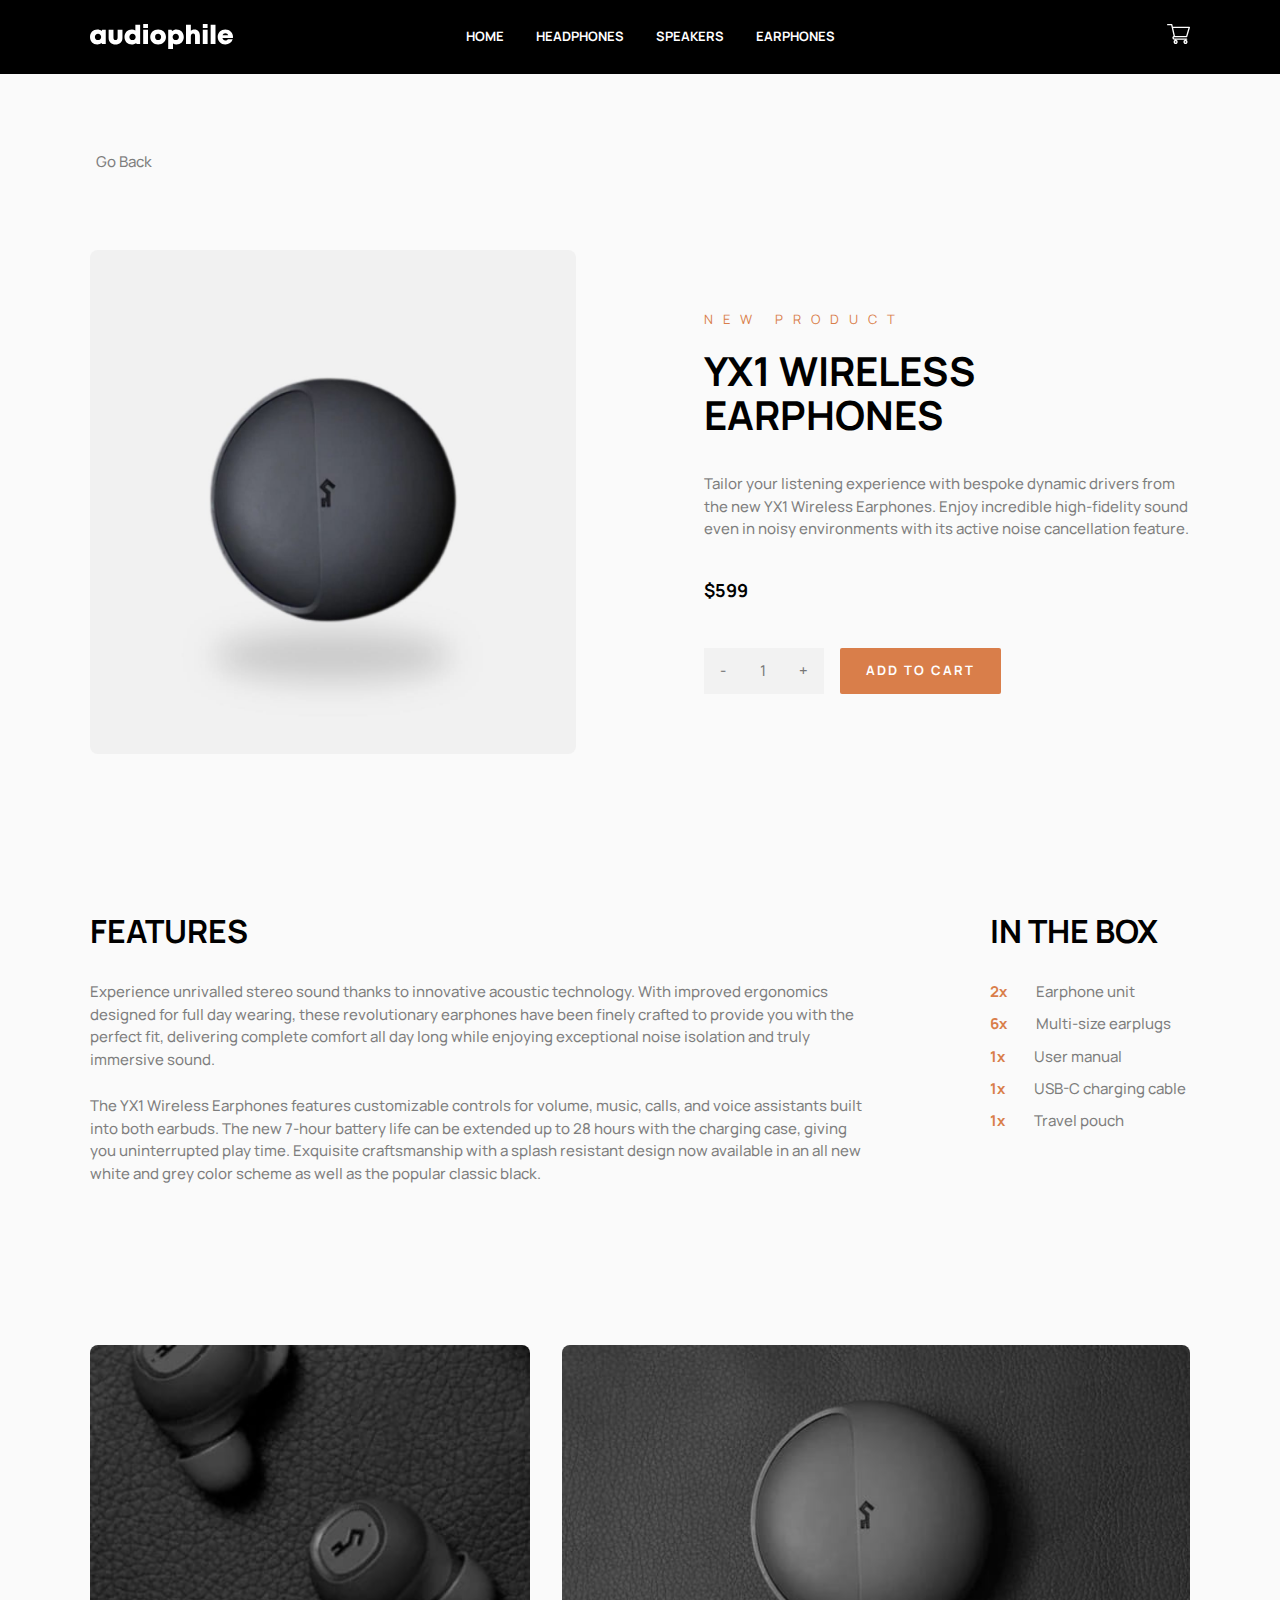
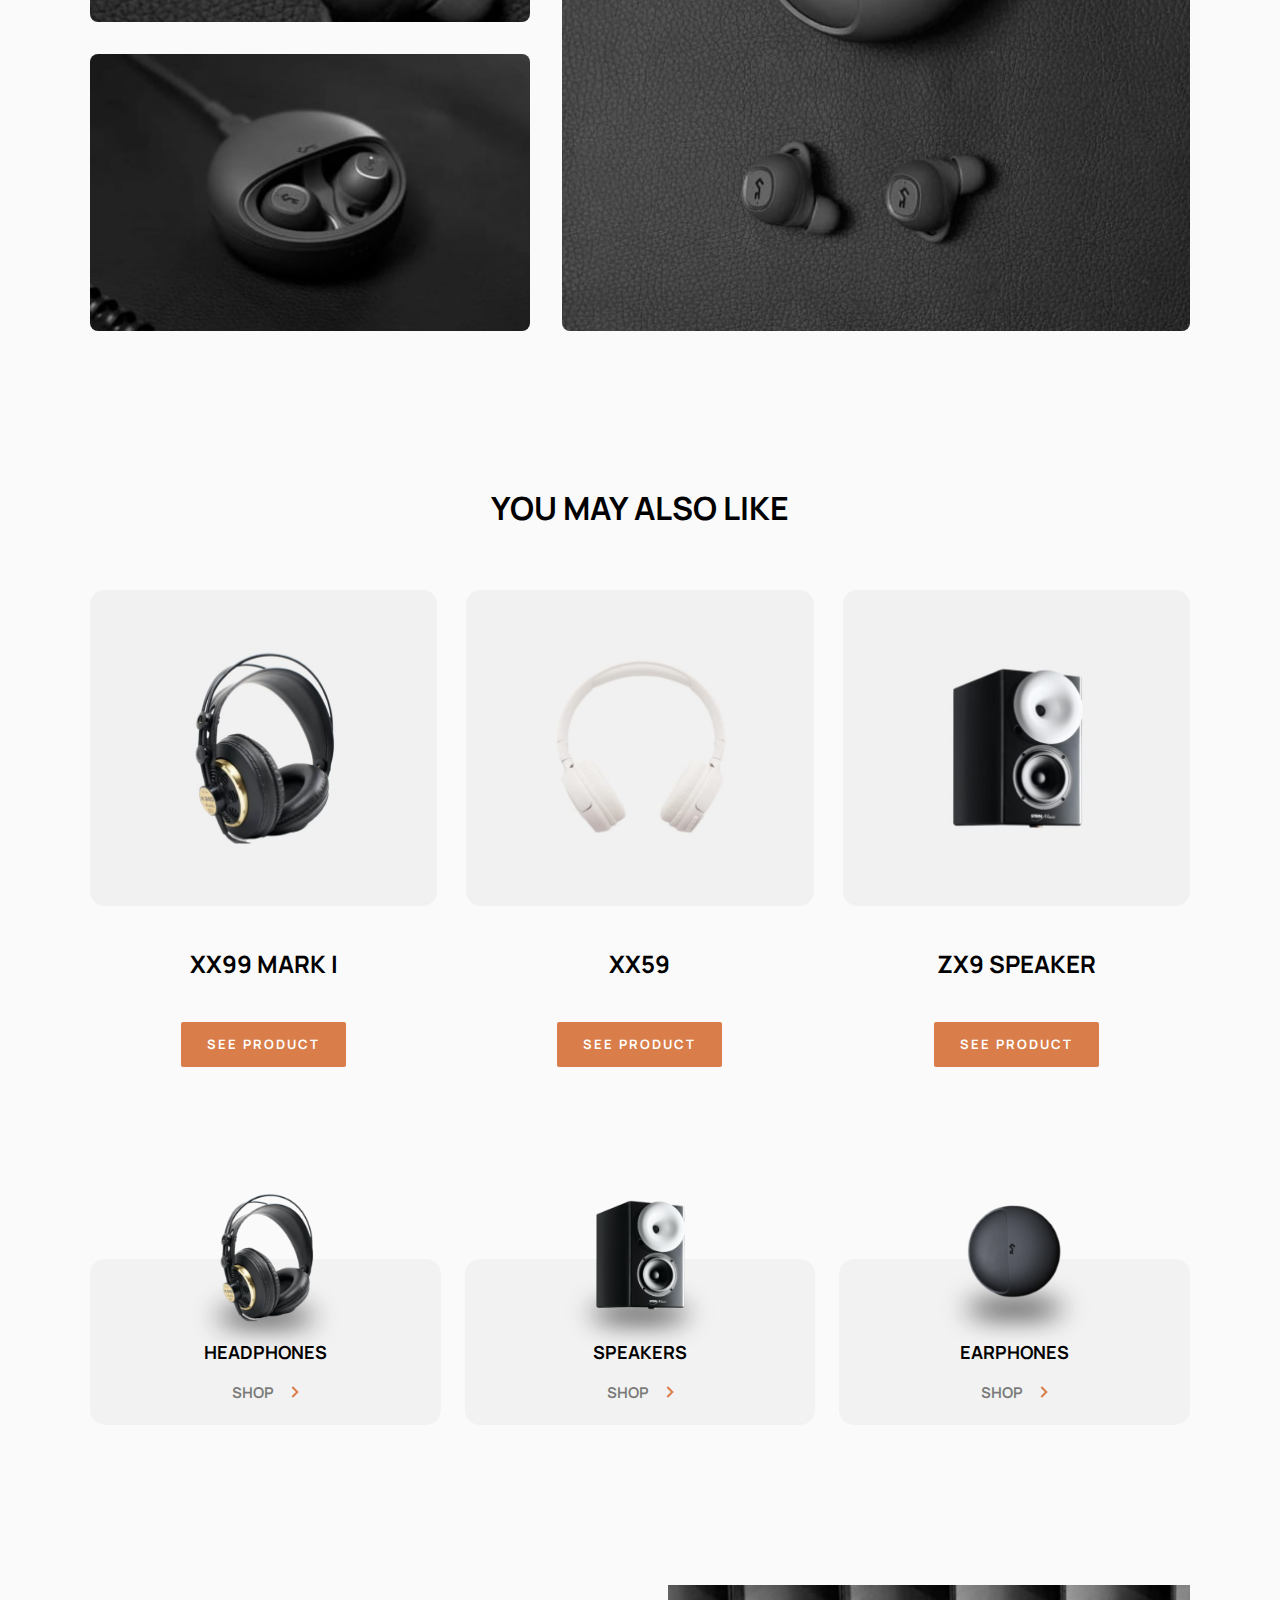
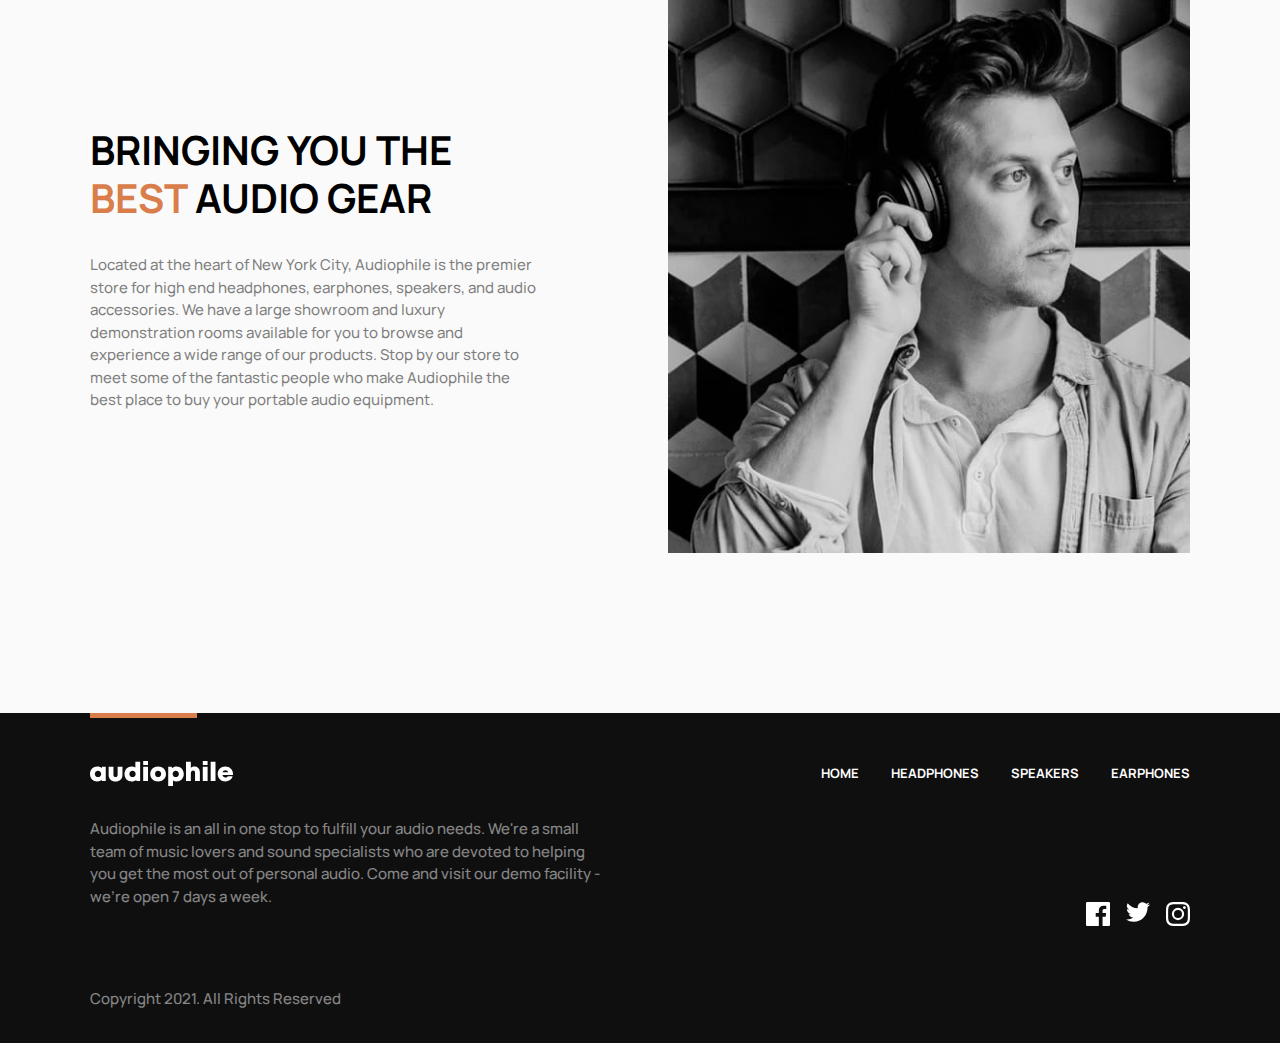
<file: product-earphones.html>
<!DOCTYPE html>
<html lang="en">

<head>
  <meta charset="UTF-8">
  <meta name="viewport" content="width=device-width, initial-scale=1.0">

  <link rel="icon" type="image/png" sizes="32x32" href="./assets/favicon-32x32.png">
  <link rel="preconnect" href="https://fonts.googleapis.com">
  <link rel="preconnect" href="https://fonts.gstatic.com" crossorigin>
  <link href="https://fonts.googleapis.com/css2?family=Manrope:wght@400;500;700&display=swap" rel="stylesheet">

  <link rel="stylesheet" href="./css/style.css">
  <link rel="stylesheet" href="./css/product.css">

  <title>Frontend Mentor | Audiophile e-commerce website</title>
</head>

<body>
  <!-- wrapper for header -->
  <div class="mb-xsm bg-neutral-900">
    <div class="container">

      <!-- header section -->
      <header class="primary-header | text-neutral-100 fs-200 fw-700 uppercase">
        <a class="logo" href="./index.html">
          <img src="./assets/shared/desktop/logo.svg" alt="website logo">
        </a>
        <div class="header-nav">
          <button class="mobile-nav" aria-controls="primary-nav-small" aria-expanded="false">
            <span class="sr-only">Menu</span>
          </button>
          <!-- navigation for big screens -->
          <nav class="primary-nav-large">
            <ul class="nav-appearance">
              <li><a href="./index.html">home</a></li>
              <li><a href="./headphones.html">headphones</a></li>
              <li><a href="./speakers.html">speakers</a></li>
              <li><a href="./earphones.html">earphones</a></li>
            </ul>
          </nav>
          <!-- end of navigation for big screens -->
          <!-- navigation for tablets and mobiles -->
          <nav class="primary-nav-small product-collection">
            <div class="headphones">
              <p class="product-collection-name">headphones</p>
              <a href="./headphones.html" class="shop-link">shop <img class="arrow-right"
                  src="./assets/shared/desktop/icon-arrow-right.svg" alt=""></a>
            </div>

            <div class="speakers">
              <p class="product-collection-name">speakers</p>
              <a href="./speakers.html" class="shop-link">shop <img class="arrow-right"
                  src="./assets/shared/desktop/icon-arrow-right.svg" alt=""></a>
            </div>

            <div class="earphones">
              <p class="product-collection-name">earphones</p>
              <a href="./earphones.html" class="shop-link">shop <img class="arrow-right"
                  src="./assets/shared/desktop/icon-arrow-right.svg" alt=""> </a>
            </div>
          </nav>
          <!-- end of navigation for tablets and mobiles -->
        </div>
        <div class="shopping-cart-container">
          <button class="shopping-cart-btn" aria-controls="shopping-cart">
            <img src="./assets/shared/desktop/icon-cart.svg" alt="shopping cart">
          </button>
          <div class="cart-items-quantity">0</div>
          <div class="shopping-cart">
            <div>
              <h4>CART (<span class="cart-counter">0</span>)</h4>
              <button class="remove-all">Remove all</button>
            </div>
            <div class="cart-items">

            </div>
            <div>
              <p>TOTAL</p>
              <h4>$ <span class="total-price">0</span></h4>
            </div>
            <div>
              <a href="./checkout.html" class="see-product">checkout</a>
            </div>
          </div>
        </div>
      </header>
      <!-- end of header section -->
    </div>
  </div>
  <!-- end of wrapper for header -->

  <main class="container">
    <!-- first section -->
    <section class="full-product-showoff | mb-sm">
      <input class="return-link | mb-xsm" action="action" onclick="window.history.go(-1); return false;" type="submit"
        value="Go back" />
      <div class="full-product">
        <picture>
          <source srcset="./assets/product-yx1-earphones/desktop/image-product.jpg" media="(min-width: 60em)">
          <source srcset="./assets/product-yx1-earphones/tablet/image-product.jpg" media="(min-width: 40em)">
          <img class="full-product-img" src="./assets/product-yx1-earphones/mobile/image-product.jpg"
            alt="big black speaker">
        </picture>
        <div class="full-product-desc">
          <p class="product-announcement | mb-item-first-part">new product</p>
          <h3 class="collection-sub-header | mb-item-second-part">YX1 Wireless Earphones</h3>
          <p class="mb-item-third-part">Tailor your listening experience with bespoke dynamic drivers from the new YX1
            Wireless Earphones.
            Enjoy incredible high-fidelity sound even in noisy environments with its active noise cancellation feature.
          </p>
          <p class="full-product-price | mb-item-fourth-part">$599</p>
          <div class="full-product-shop">
            <div class="full-product-counter">
              <button class="lower-count">
                -
              </button>
              <p class="product-counter">1</p>
              <button class="upper-count">
                +
              </button>
            </div>
            <button class="see-product add-to-cart" data-id="1">add to cart</button>
          </div>
        </div>
      </div>
    </section>
    <!-- end of first section -->

    <!-- second section -->
    <section class="features-content | mb-sm">
      <div class="features">
        <h3 class="features-content-title">features</h3>
        <p>Experience unrivalled stereo sound thanks to innovative acoustic technology. With improved ergonomics
          designed for full day wearing, these revolutionary earphones have been finely crafted to provide you with
          the perfect fit, delivering complete comfort all day long while enjoying exceptional noise isolation and
          truly immersive sound.</p>
        <p> The YX1 Wireless Earphones features customizable controls for volume, music, calls, and voice assistants
          built into both earbuds. The new 7-hour battery life can be extended up to 28 hours with the charging case,
          giving you uninterrupted play time. Exquisite craftsmanship with a splash resistant design now available in
          an all new white and grey color scheme as well as the popular classic black.
        </p>
      </div>
      <div class="in-the-box">
        <h3 class="features-content-title">in the box</h3>
        <div class="in-the-box-info">
          <p><span>2x</span> Earphone unit</p>
          <p><span>6x</span> Multi-size earplugs</p>
          <p><span>1x</span> User manual</p>
          <p><span>1x</span> USB-C charging cable</p>
          <p><span>1x</span> Travel pouch</p>
        </div>
      </div>
    </section>
    <!-- end of second section -->

    <!-- third section -->
    <section class="full-product-photography | mb-med">
      <div>
        <picture>
          <source srcset="./assets/product-yx1-earphones/desktop/image-gallery-1.jpg" media="(min-width: 60em)">
          <source srcset="./assets/product-yx1-earphones/tablet/image-gallery-1.jpg" media="(min-width: 40em)">
          <img class="full-product-img" src="./assets/product-yx1-earphones/mobile/image-gallery-1.jpg"
            alt="elegant earphones">
        </picture>
        <picture>
          <source srcset="./assets/product-yx1-earphones/desktop/image-gallery-2.jpg" media="(min-width: 60em)">
          <source srcset="./assets/product-yx1-earphones/tablet/image-gallery-2.jpg" media="(min-width: 40em)">
          <img class="full-product-img" src="./assets/product-yx1-earphones/mobile/image-gallery-2.jpg"
            alt="elegant earphones">
        </picture>
      </div>
      <picture>
        <source srcset="./assets/product-yx1-earphones/desktop/image-gallery-3.jpg" media="(min-width: 60em)">
        <source srcset="./assets/product-yx1-earphones/tablet/image-gallery-3.jpg" media="(min-width: 40em)">
        <img class="full-product-img" src="./assets/product-yx1-earphones/mobile/image-gallery-3.jpg"
          alt="elegant earphones">
      </picture>
    </section>
    <!-- end of third section -->

    <!-- fourth section -->
    <section class="showoff-products | mb-med">
      <h3 class="features-content-title">you may also like</h3>
      <div class="all-products">
        <div>
          <picture>
            <source srcset="./assets/shared/desktop/image-xx99-mark-one-headphones.jpg" media="(min-width: 60em)">
            <source srcset="./assets/shared/tablet/image-xx99-mark-one-headphones.jpg" media="(min-width: 40em)">
            <img class="description-img" src="./assets/shared/mobile/image-xx99-mark-one-headphones.jpg"
              alt="cool black headphones">
          </picture>
          <p class="showoff-product-name">XX99 Mark I</p>
          <a href="./product-xx99-mark-one-headphones.html" type="button" class="see-product">see
            product</a>
        </div>
        <div>
          <picture>
            <source srcset="./assets/shared/desktop/image-xx59-headphones.jpg" media="(min-width: 60em)">
            <source srcset="./assets/shared/tablet/image-xx59-headphones.jpg" media="(min-width: 40em)">
            <img class="description-img" src="./assets/shared/mobile/image-xx59-headphones.jpg"
              alt="cool white headphones">
          </picture>
          <p class="showoff-product-name">XX59</p>
          <a href="./product-xx59-headphones.html" type="button" class="see-product">see
            product</a>
        </div>
        <div>
          <picture>
            <source srcset="./assets/shared/desktop/image-zx9-speaker.jpg" media="(min-width: 60em)">
            <source srcset="./assets/shared/tablet/image-zx9-speaker.jpg" media="(min-width: 40em)">
            <img class="description-img" src="./assets/shared/mobile/image-zx9-speaker.jpg"
              alt="big and strong speaker">
          </picture>
          <p class="showoff-product-name">ZX9 speaker</p>
          <a href="./product-zx9-speaker.html" type="button" class="see-product">see
            product</a>
        </div>
      </div>
    </section>
    <!-- end of fourth section -->

    <!-- fifth section -->
    <section class="product-collection | mb-med">
      <div class="headphones">
        <p class="product-collection-name">headphones</p>
        <a href="./headphones.html" class="shop-link">shop <img class="arrow-right"
            src="./assets/shared/desktop/icon-arrow-right.svg" alt=""></a>
      </div>

      <div class="speakers">
        <p class="product-collection-name">speakers</p>
        <a href="./speakers.html" class="shop-link">shop <img class="arrow-right"
            src="./assets/shared/desktop/icon-arrow-right.svg" alt=""></a>
      </div>

      <div class="earphones">
        <p class="product-collection-name">earphones</p>
        <a href="./earphones.html" class="shop-link">shop <img class="arrow-right"
            src="./assets/shared/desktop/icon-arrow-right.svg" alt=""> </a>
      </div>
    </section>
    <!-- end of fifth section -->

    <!-- sixth section -->
    <section class="product-description | mb-med">
      <div>
        <p class="description-title">Bringing you the <span>best</span> audio gear</p>
        <p>Located at the heart of New York City, Audiophile is the premier store for high end headphones,
          earphones, speakers, and audio accessories. We have a large showroom and luxury demonstration
          rooms available for you to browse and experience a wide range of our products. Stop by our store
          to meet some of the fantastic people who make Audiophile the best place to buy your portable
          audio equipment.</p>
      </div>
      <picture>
        <source srcset="./assets/shared/desktop/image-best-gear.jpg" media="(min-width: 60em)">
        <source srcset="./assets/shared/tablet/image-best-gear.jpg" media="(min-width: 40em)">
        <img class="description-img" src="./assets/shared/mobile/image-best-gear.jpg" alt="man with headphones on head">
      </picture>
    </section>
    <!-- end of sixth section -->

  </main>


  <!-- footer -->
  <footer class="bg-neutral-800 text-neutral-150">
    <div class="primary-footer | container">
      <div class="footer-nav | uppercase">
        <a class="logo" href="./index.html">
          <img src="./assets/shared/desktop/logo.svg" alt="website logo">
        </a>
        <nav class="primary-nav | fs-200 fw-700 uppercase">
          <ul class="nav-appearance">
            <li><a href="./index.html">home</a></li>
            <li><a href="./headphones.html">headphones</a></li>
            <li><a href="./speakers.html">speakers</a></li>
            <li><a href="./earphones.html">earphones</a></li>
          </ul>
        </nav>
      </div>
      <div>
        <p>Audiophile is an all in one stop to fulfill your audio needs. We're a small team of music lovers
          and sound specialists who are devoted to helping you get the most out of personal audio. Come and
          visit our demo facility - we’re open 7 days a week.</p>
        <p>Copyright 2021. All Rights Reserved</p>
      </div>
      <nav class="secondary-nav">
        <ul class="nav-appearance">
          <li><a href="https://hr-hr.facebook.com" target="_blank">
              <img src="./assets/shared/desktop/icon-facebook.svg" alt="">
            </a></li>
          <li><a href="https://twitter.com" target="_blank">
              <img src="./assets/shared/desktop/icon-twitter.svg" alt="">
            </a></li>
          <li><a href="https://www.instagram.com" target="_blank">
              <img src="./assets/shared/desktop/icon-instagram.svg" alt="">
            </a></li>
        </ul>
      </nav>
    </div>
  </footer>
  <!-- end of footer -->

  <script src="./js/main.js"></script>
  <script src="./js/counter.js"></script>
  <script src="./js/shopping-cart.js"></script>
</body>

</html>
</file>
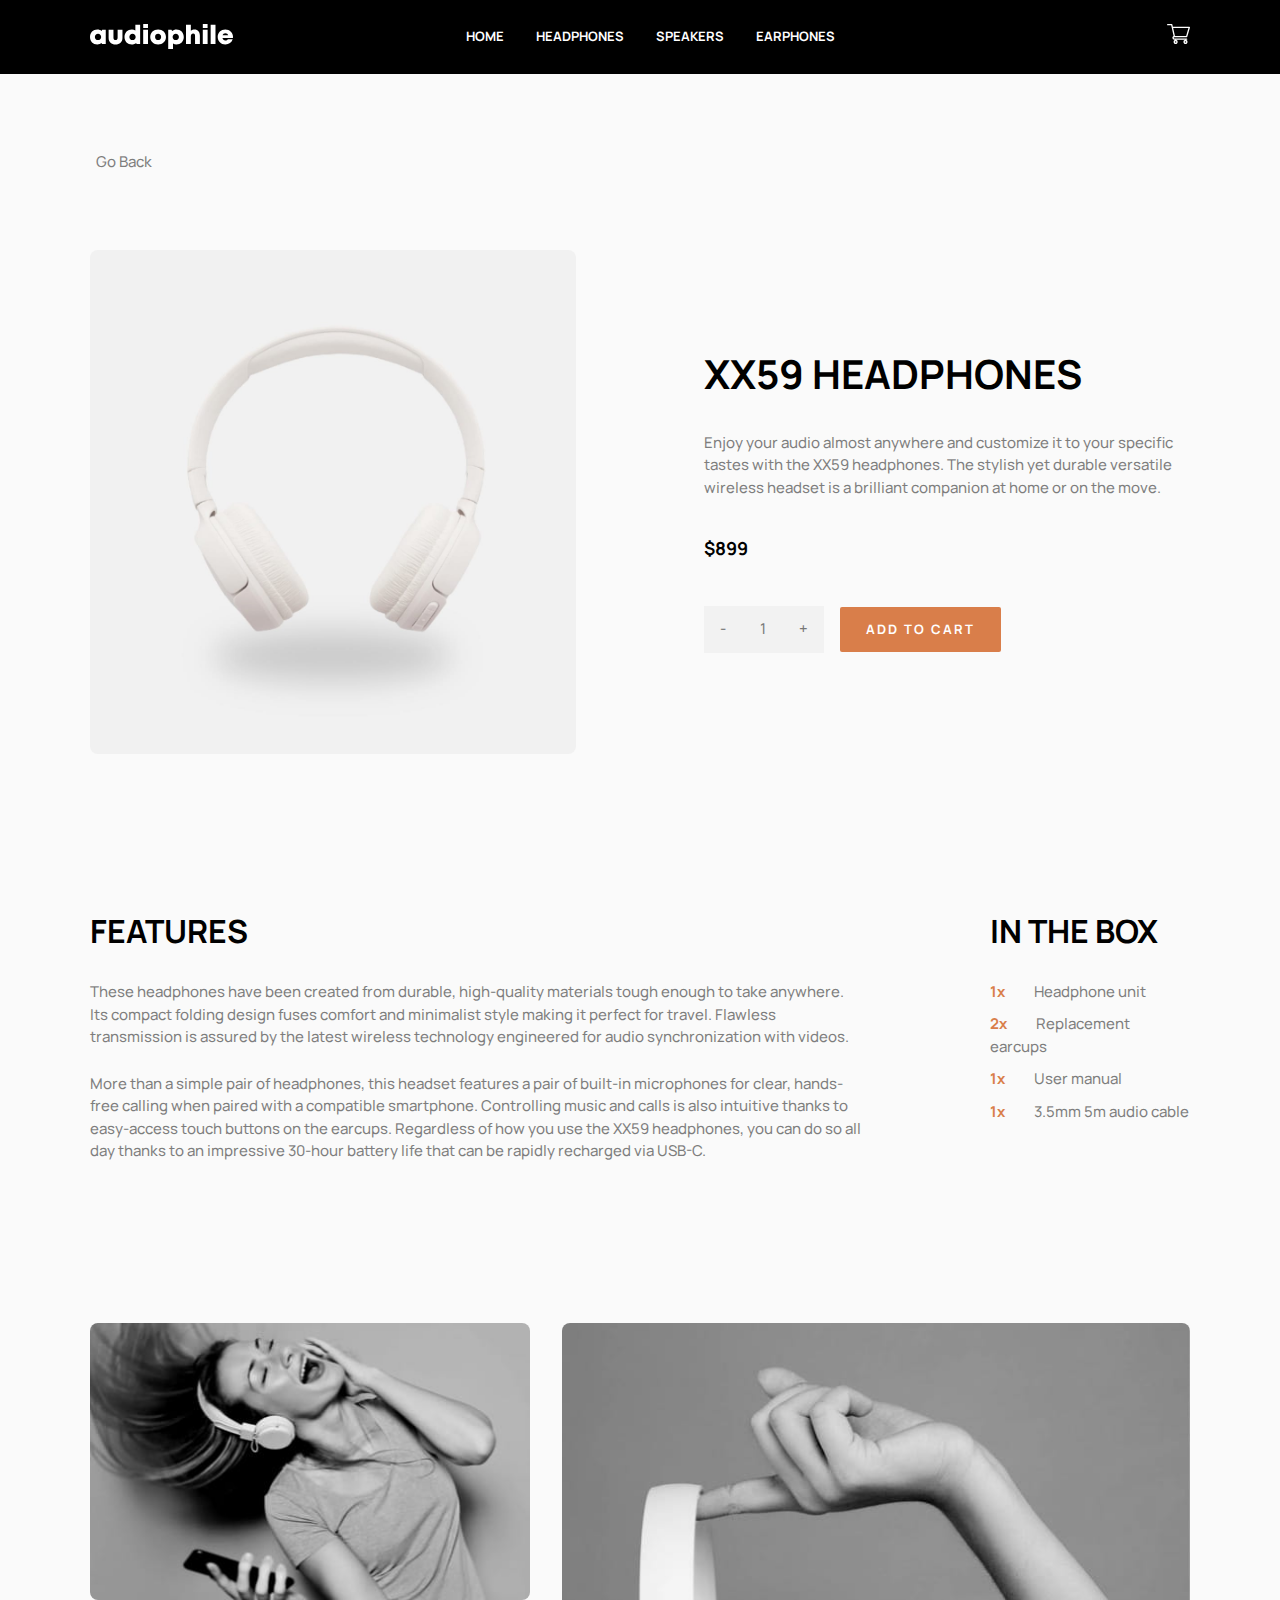
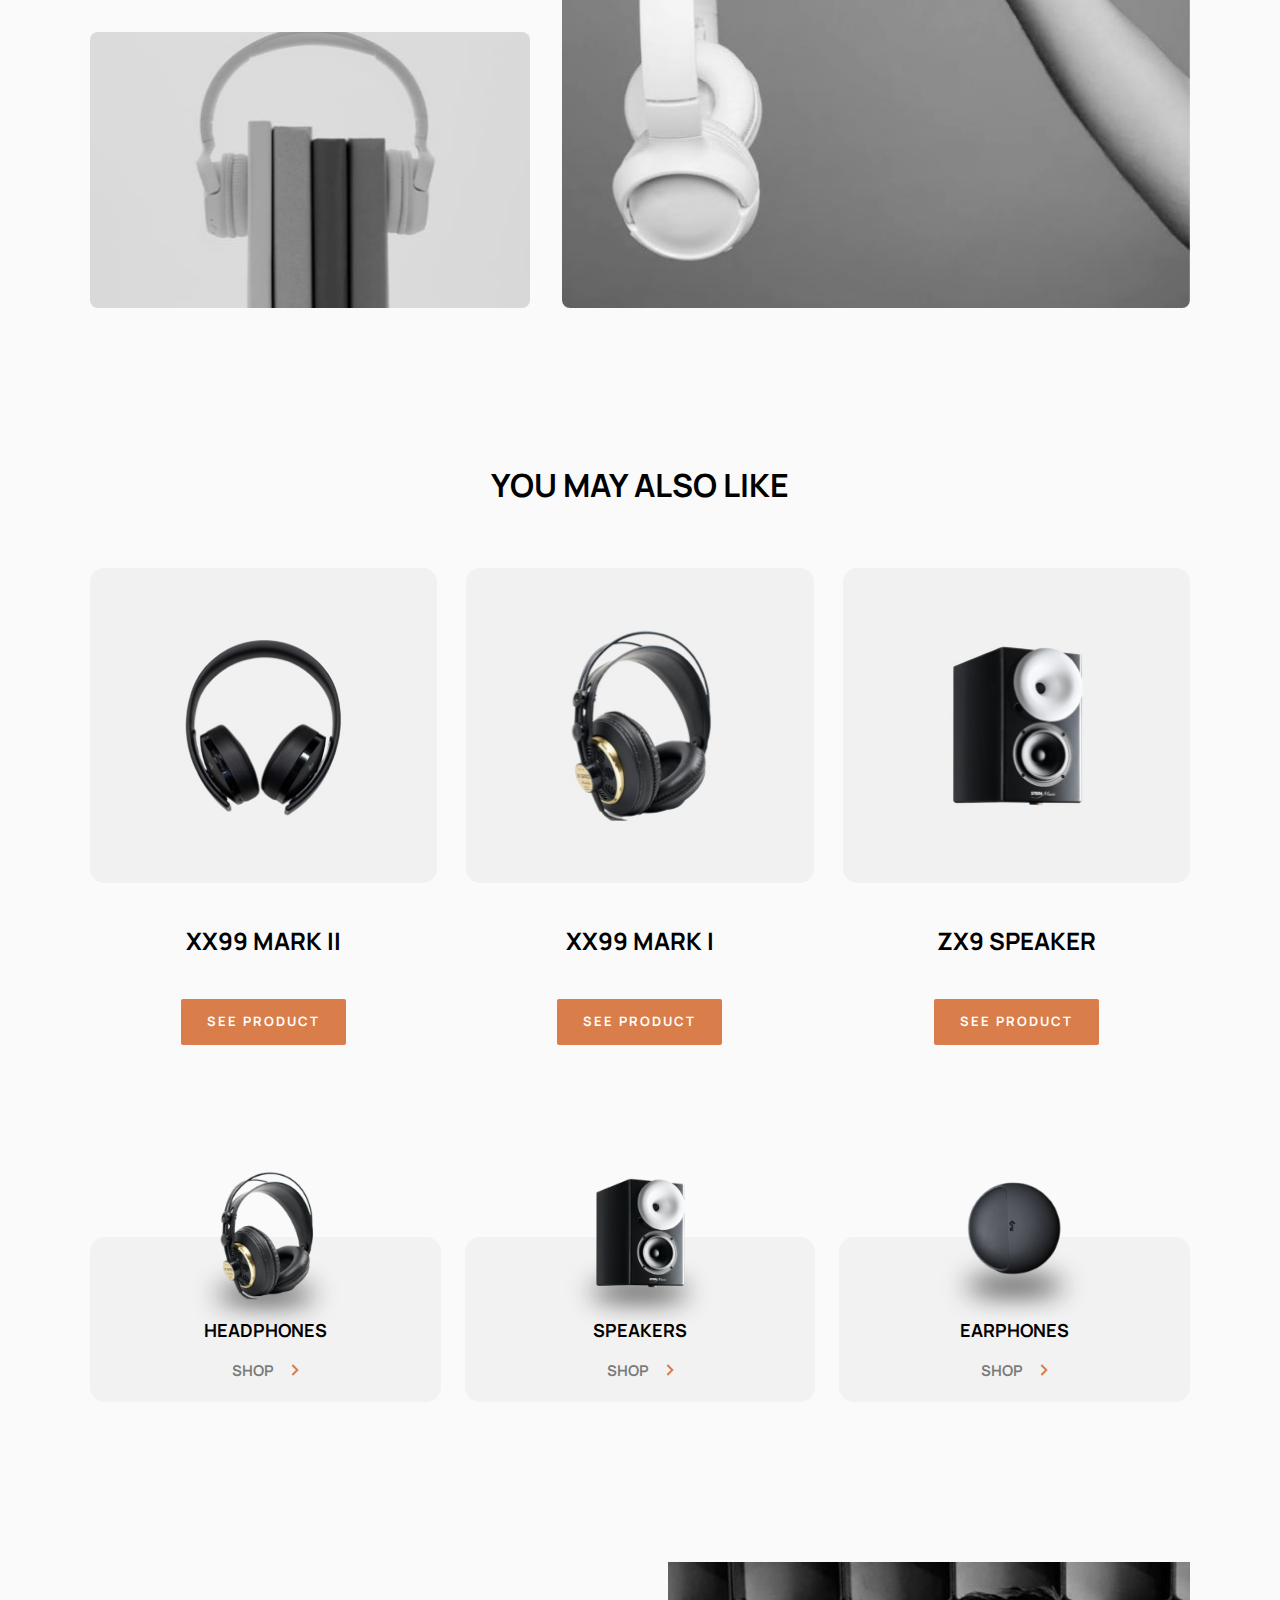
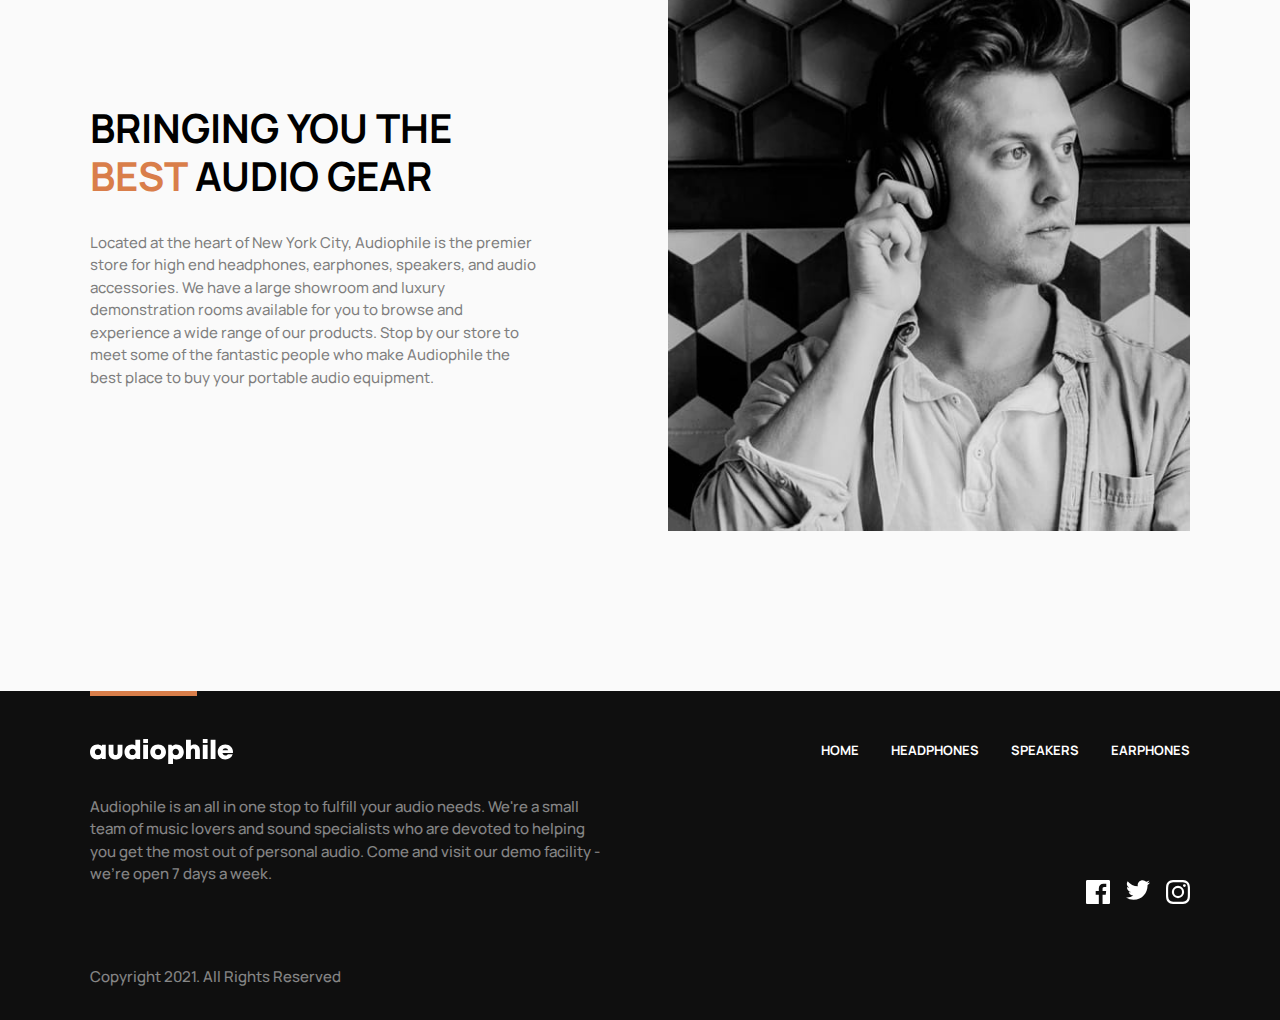
<file: product-xx59-headphones.html>
<!DOCTYPE html>
<html lang="en">

<head>
  <meta charset="UTF-8">
  <meta name="viewport" content="width=device-width, initial-scale=1.0">

  <link rel="icon" type="image/png" sizes="32x32" href="./assets/favicon-32x32.png">
  <link rel="preconnect" href="https://fonts.googleapis.com">
  <link rel="preconnect" href="https://fonts.gstatic.com" crossorigin>
  <link href="https://fonts.googleapis.com/css2?family=Manrope:wght@400;500;700&display=swap" rel="stylesheet">

  <link rel="stylesheet" href="./css/style.css">
  <link rel="stylesheet" href="./css/product.css">

  <title>Frontend Mentor | Audiophile e-commerce website</title>
</head>

<body>
  <!-- wrapper for header -->
  <div class="mb-xsm bg-neutral-900">
    <div class="container">

      <!-- header section -->
      <header class="primary-header | text-neutral-100 fs-200 fw-700 uppercase">
        <a class="logo" href="./index.html">
          <img src="./assets/shared/desktop/logo.svg" alt="website logo">
        </a>
        <div class="header-nav">
          <button class="mobile-nav" aria-controls="primary-nav-small" aria-expanded="false">
            <span class="sr-only">Menu</span>
          </button>
          <!-- navigation for big screens -->
          <nav class="primary-nav-large">
            <ul class="nav-appearance">
              <li><a href="./index.html">home</a></li>
              <li><a href="./headphones.html">headphones</a></li>
              <li><a href="./speakers.html">speakers</a></li>
              <li><a href="./earphones.html">earphones</a></li>
            </ul>
          </nav>
          <!-- end of navigation for big screens -->
          <!-- navigation for tablets and mobiles -->
          <nav class="primary-nav-small product-collection">
            <div class="headphones">
              <p class="product-collection-name">headphones</p>
              <a href="./headphones.html" class="shop-link">shop <img class="arrow-right"
                  src="./assets/shared/desktop/icon-arrow-right.svg" alt=""></a>
            </div>

            <div class="speakers">
              <p class="product-collection-name">speakers</p>
              <a href="./speakers.html" class="shop-link">shop <img class="arrow-right"
                  src="./assets/shared/desktop/icon-arrow-right.svg" alt=""></a>
            </div>

            <div class="earphones">
              <p class="product-collection-name">earphones</p>
              <a href="./earphones.html" class="shop-link">shop <img class="arrow-right"
                  src="./assets/shared/desktop/icon-arrow-right.svg" alt=""> </a>
            </div>
          </nav>
          <!-- end of navigation for tablets and mobiles -->
        </div>
        <div class="shopping-cart-container">
          <button class="shopping-cart-btn" aria-controls="shopping-cart">
            <img src="./assets/shared/desktop/icon-cart.svg" alt="shopping cart">
          </button>
          <div class="cart-items-quantity">0</div>
          <div class="shopping-cart">
            <div>
              <h4>CART (<span class="cart-counter">0</span>)</h4>
              <button class="remove-all">Remove all</button>
            </div>
            <div class="cart-items">

            </div>
            <div>
              <p>TOTAL</p>
              <h4>$ <span class="total-price">0</span></h4>
            </div>
            <div>
              <a href="./checkout.html" class="see-product">checkout</a>
            </div>
          </div>
        </div>
      </header>
      <!-- end of header section -->
    </div>
  </div>
  <!-- end of wrapper for header -->

  <main class="container">
    <!-- first section -->
    <section class="full-product-showoff | mb-sm">
      <input class="return-link | mb-xsm" action="action" onclick="window.history.go(-1); return false;" type="submit"
        value="Go back" />
      <div class="full-product">
        <picture>
          <source srcset="./assets/product-xx59-headphones/desktop/image-product.jpg" media="(min-width: 60em)">
          <source srcset="./assets/product-xx59-headphones/tablet/image-product.jpg" media="(min-width: 40em)">
          <img class="full-product-img" src="./assets/product-xx59-headphones/mobile/image-product.jpg"
            alt="regular white headphones">
        </picture>
        <div class="full-product-desc">
          <h3 class="collection-sub-header | mb-item-second-part">XX59 Headphones</h3>
          <p class="mb-item-third-part">Enjoy your audio almost anywhere and customize it to your specific tastes with
            the XX59 headphones.
            The stylish yet durable versatile wireless headset is a brilliant companion at home or on the move.</p>
          <p class="full-product-price | mb-item-fourth-part">$899</p>
          <div class="full-product-shop">
            <div class="full-product-counter">
              <button class="lower-count">
                -
              </button>
              <p class="product-counter">1</p>
              <button class="upper-count">
                +
              </button>
            </div>
            <button class="see-product add-to-cart" data-id="2">add to cart</button>
          </div>
        </div>
      </div>
    </section>
    <!-- end of first section -->

    <!-- second section -->
    <section class="features-content | mb-sm">
      <div class="features">
        <h3 class="features-content-title">features</h3>
        <p> These headphones have been created from durable, high-quality materials tough enough to take anywhere. Its
          compact
          folding design fuses comfort and minimalist style making it perfect for travel. Flawless transmission is
          assured by the
          latest wireless technology engineered for audio synchronization with videos.</p>
        <p> More than a simple pair of headphones, this headset features a pair of built-in microphones for clear,
          hands-free
          calling when paired with a compatible smartphone. Controlling music and calls is also intuitive thanks to
          easy-access
          touch buttons on the earcups. Regardless of how you use the XX59 headphones, you can do so all day thanks to
          an
          impressive 30-hour battery life that can be rapidly recharged via USB-C.</p>
      </div>
      <div class="in-the-box">
        <h3 class="features-content-title">in the box</h3>
        <div class="in-the-box-info">
          <p><span>1x</span> Headphone unit</p>
          <p><span>2x</span> Replacement earcups</p>
          <p><span>1x</span> User manual</p>
          <p><span>1x</span> 3.5mm 5m audio cable</p>
        </div>
      </div>
    </section>
    <!-- end of second section -->

    <!-- third section -->
    <section class="full-product-photography | mb-med">
      <div>
        <picture>
          <source srcset="./assets/product-xx59-headphones/desktop/image-gallery-1.jpg" media="(min-width: 60em)">
          <source srcset="./assets/product-xx59-headphones/tablet/image-gallery-1.jpg" media="(min-width: 40em)">
          <img class="full-product-img" src="./assets/product-xx59-headphones/mobile/image-gallery-1.jpg"
            alt="regular white headphones">
        </picture>
        <picture>
          <source srcset="./assets/product-xx59-headphones/desktop/image-gallery-2.jpg" media="(min-width: 60em)">
          <source srcset="./assets/product-xx59-headphones/tablet/image-gallery-2.jpg" media="(min-width: 40em)">
          <img class="full-product-img" src="./assets/product-xx59-headphones/mobile/image-gallery-2.jpg"
            alt="regular white headphones">
        </picture>
      </div>
      <picture>
        <source srcset="./assets/product-xx59-headphones/desktop/image-gallery-3.jpg" media="(min-width: 60em)">
        <source srcset="./assets/product-xx59-headphones/tablet/image-gallery-3.jpg" media="(min-width: 40em)">
        <img class="full-product-img" src="./assets/product-xx59-headphones/mobile/image-gallery-3.jpg"
          alt="regular white headphones">
      </picture>
    </section>
    <!-- end of third section -->

    <!-- fourth section -->
    <section class="showoff-products | mb-med">
      <h3 class="features-content-title">you may also like</h3>
      <div class="all-products">
        <div>
          <picture>
            <source srcset="./assets/shared/desktop/image-xx99-mark-two-headphones.jpg" media="(min-width: 60em)">
            <source srcset="./assets/shared/tablet/image-xx99-mark-two-headphones.jpg" media="(min-width: 40em)">
            <img class="description-img" src="./assets/shared/mobile/image-xx99-mark-two-headphones.jpg"
              alt="cool black headphones">
          </picture>
          <p class="showoff-product-name">XX99 Mark II</p>
          <a href="./product-xx99-mark-two-headphones.html" type="button" class="see-product">see
            product</a>
        </div>
        <div>
          <picture>
            <source srcset="./assets/shared/desktop/image-xx99-mark-one-headphones.jpg" media="(min-width: 60em)">
            <source srcset="./assets/shared/tablet/image-xx99-mark-one-headphones.jpg" media="(min-width: 40em)">
            <img class="description-img" src="./assets/shared/mobile/image-xx99-mark-one-headphones.jpg"
              alt="cool white headphones">
          </picture>
          <p class="showoff-product-name">XX99 Mark I</p>
          <a href="./product-xx99-mark-one-headphones.html" type="button" class="see-product">see
            product</a>
        </div>
        <div>
          <picture>
            <source srcset="./assets/shared/desktop/image-zx9-speaker.jpg" media="(min-width: 60em)">
            <source srcset="./assets/shared/tablet/image-zx9-speaker.jpg" media="(min-width: 40em)">
            <img class="description-img" src="./assets/shared/mobile/image-zx9-speaker.jpg"
              alt="big and strong speaker">
          </picture>
          <p class="showoff-product-name">ZX9 speaker</p>
          <a href="./product-zx9-speaker.html" type="button" class="see-product">see
            product</a>
        </div>
      </div>
    </section>
    <!-- end of fourth section -->

    <!-- fifth section -->
    <section class="product-collection | mb-med">
      <div class="headphones">
        <p class="product-collection-name">headphones</p>
        <a href="./headphones.html" class="shop-link">shop <img class="arrow-right"
            src="./assets/shared/desktop/icon-arrow-right.svg" alt=""></a>
      </div>

      <div class="speakers">
        <p class="product-collection-name">speakers</p>
        <a href="./speakers.html" class="shop-link">shop <img class="arrow-right"
            src="./assets/shared/desktop/icon-arrow-right.svg" alt=""></a>
      </div>

      <div class="earphones">
        <p class="product-collection-name">earphones</p>
        <a href="./earphones.html" class="shop-link">shop <img class="arrow-right"
            src="./assets/shared/desktop/icon-arrow-right.svg" alt=""> </a>
      </div>
    </section>
    <!-- end of fifth section -->

    <!-- sixth section -->
    <section class="product-description | mb-med">
      <div>
        <p class="description-title">Bringing you the <span>best</span> audio gear</p>
        <p>Located at the heart of New York City, Audiophile is the premier store for high end headphones,
          earphones, speakers, and audio accessories. We have a large showroom and luxury demonstration
          rooms available for you to browse and experience a wide range of our products. Stop by our store
          to meet some of the fantastic people who make Audiophile the best place to buy your portable
          audio equipment.</p>
      </div>
      <picture>
        <source srcset="./assets/shared/desktop/image-best-gear.jpg" media="(min-width: 60em)">
        <source srcset="./assets/shared/tablet/image-best-gear.jpg" media="(min-width: 40em)">
        <img class="description-img" src="./assets/shared/mobile/image-best-gear.jpg" alt="man with headphones on head">
      </picture>
    </section>
    <!-- end of sixth section -->

  </main>


  <!-- footer -->
  <footer class="bg-neutral-800 text-neutral-150">
    <div class="primary-footer | container">
      <div class="footer-nav | uppercase">
        <a class="logo" href="./index.html">
          <img src="./assets/shared/desktop/logo.svg" alt="website logo">
        </a>
        <nav class="primary-nav | fs-200 fw-700 uppercase">
          <ul class="nav-appearance">
            <li><a href="./index.html">home</a></li>
            <li><a href="./headphones.html">headphones</a></li>
            <li><a href="./speakers.html">speakers</a></li>
            <li><a href="./earphones.html">earphones</a></li>
          </ul>
        </nav>
      </div>
      <div>
        <p>Audiophile is an all in one stop to fulfill your audio needs. We're a small team of music lovers
          and sound specialists who are devoted to helping you get the most out of personal audio. Come and
          visit our demo facility - we’re open 7 days a week.</p>
        <p>Copyright 2021. All Rights Reserved</p>
      </div>
      <nav class="secondary-nav">
        <ul class="nav-appearance">
          <li><a href="https://hr-hr.facebook.com" target="_blank">
              <img src="./assets/shared/desktop/icon-facebook.svg" alt="">
            </a></li>
          <li><a href="https://twitter.com" target="_blank">
              <img src="./assets/shared/desktop/icon-twitter.svg" alt="">
            </a></li>
          <li><a href="https://www.instagram.com" target="_blank">
              <img src="./assets/shared/desktop/icon-instagram.svg" alt="">
            </a></li>
        </ul>
      </nav>
    </div>
  </footer>
  <!-- end of footer -->

  <script src="./js/main.js"></script>
  <script src="./js/counter.js"></script>
  <script src="./js/shopping-cart.js"></script>
</body>

</html>
</file>
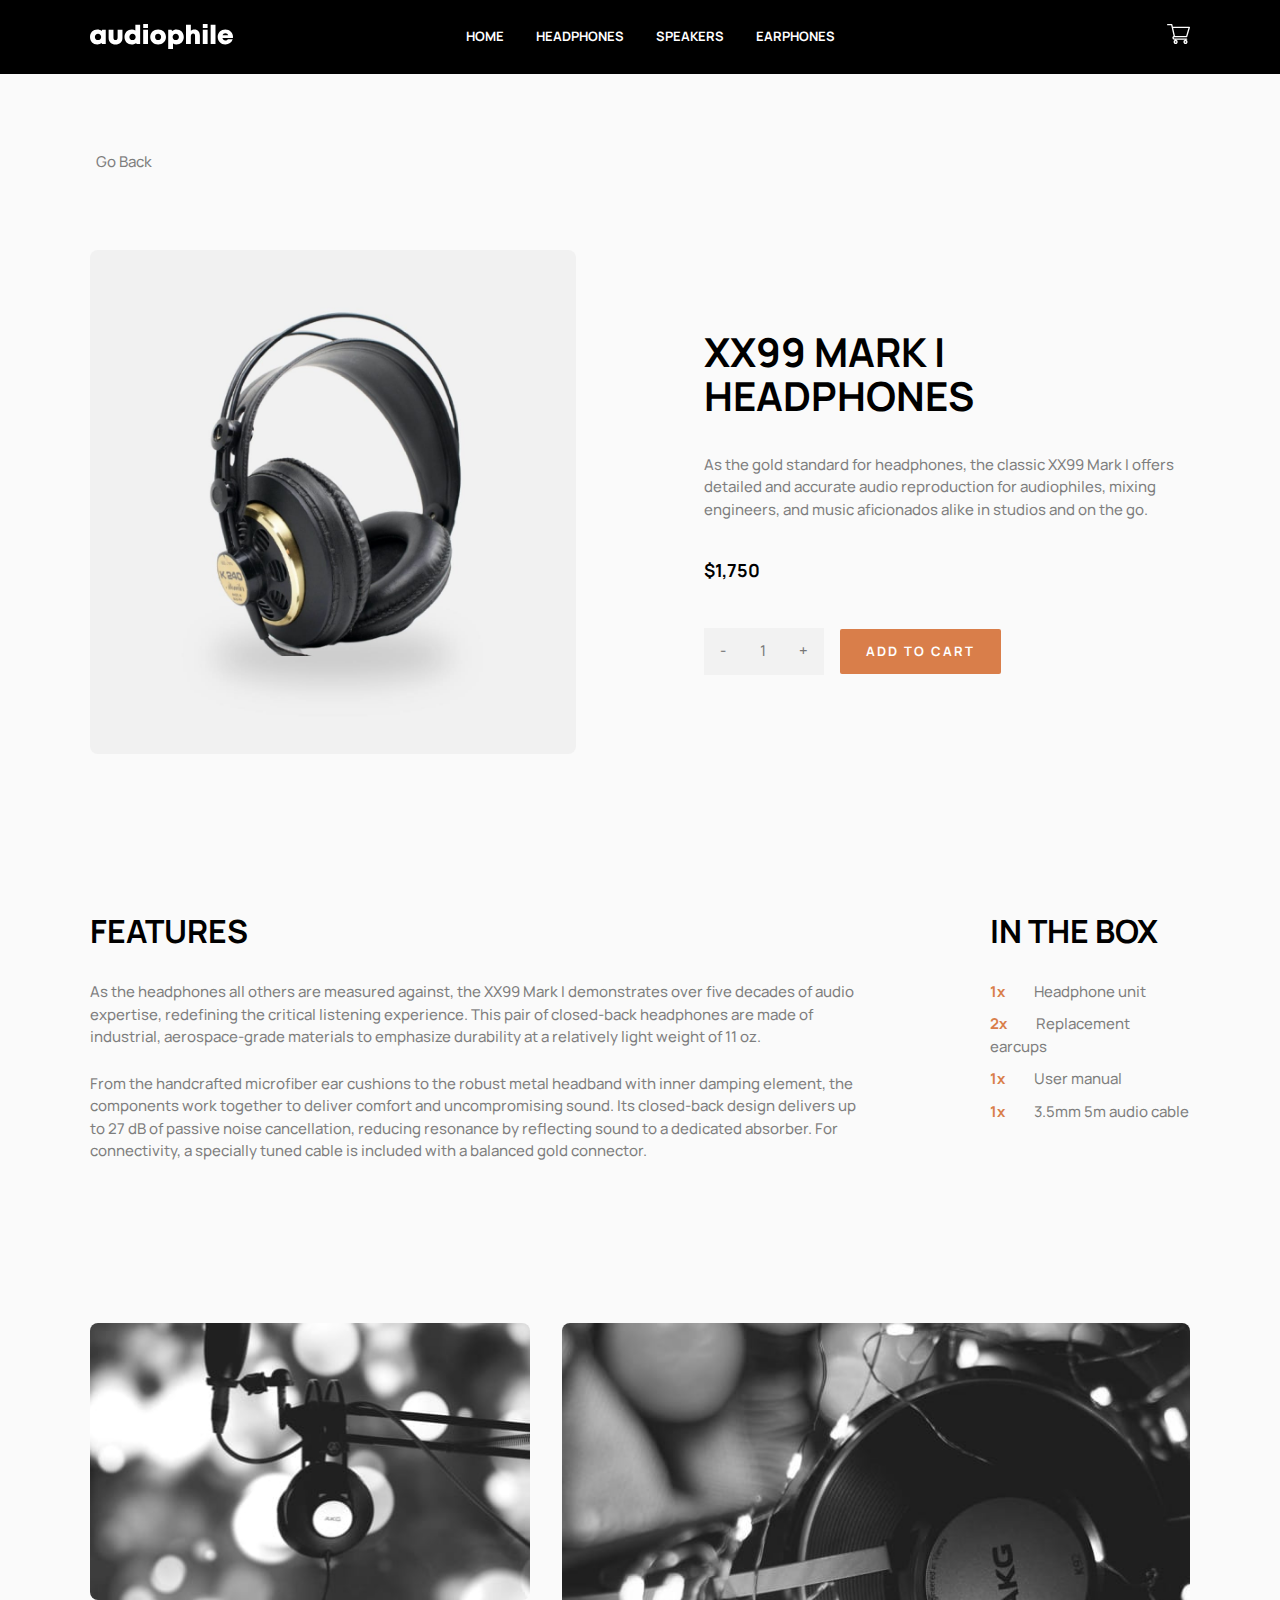
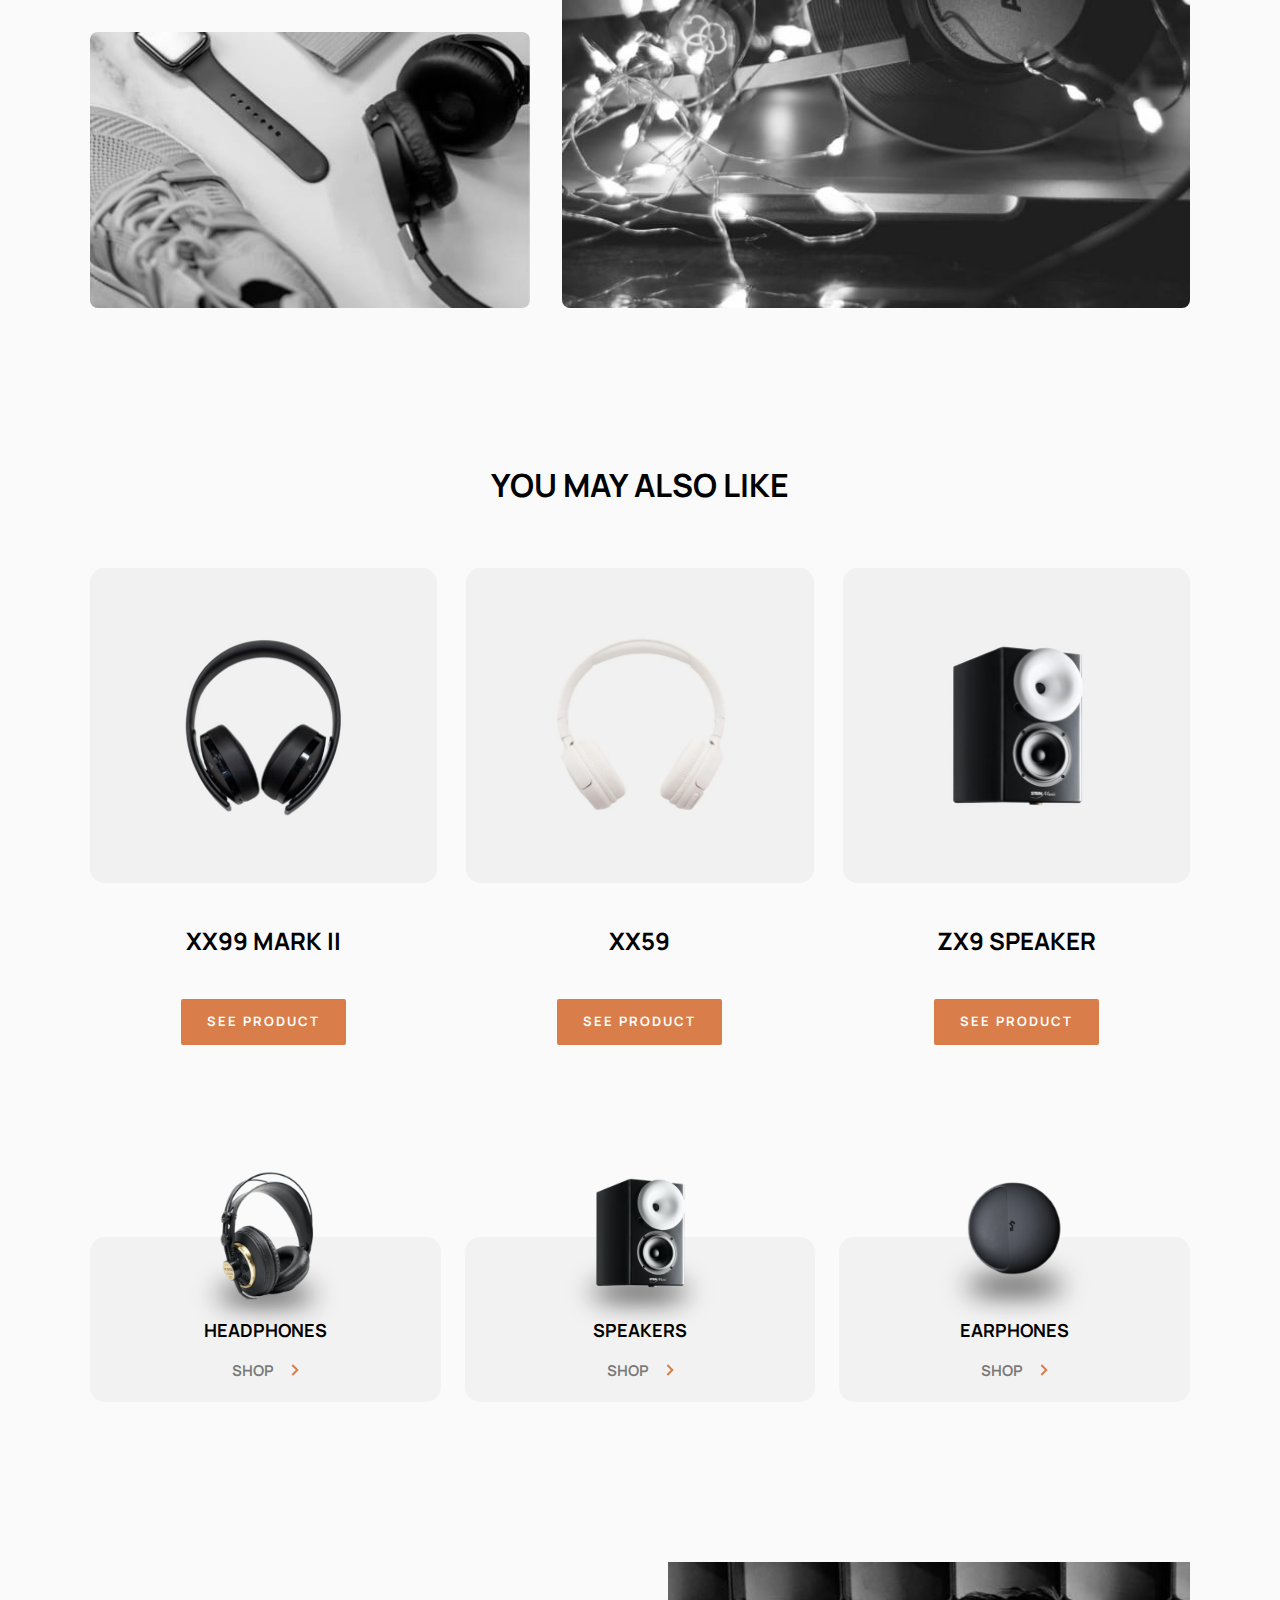
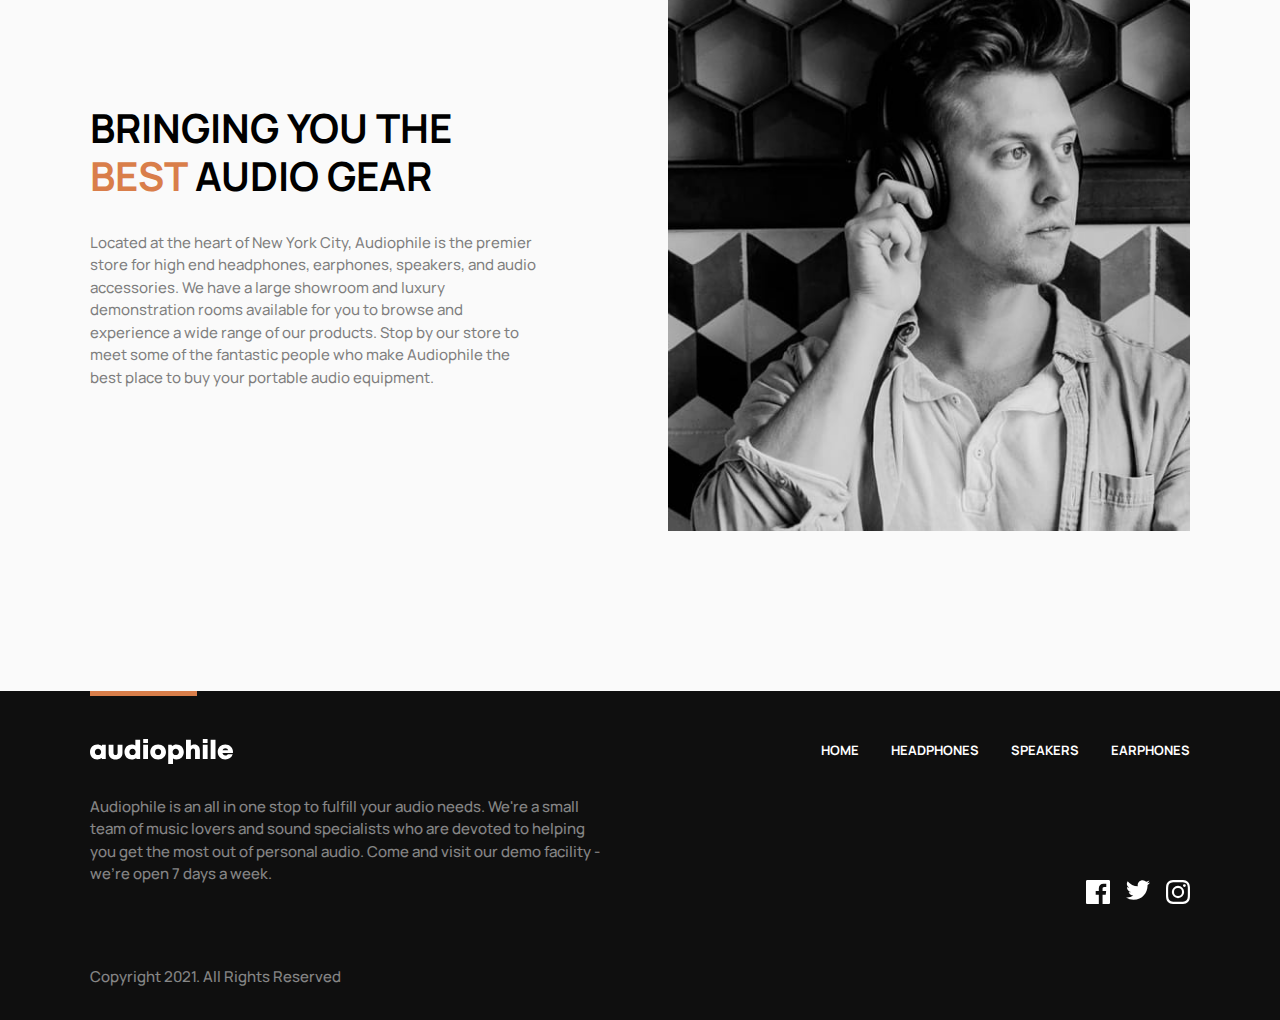
<file: product-xx99-mark-one-headphones.html>
<!DOCTYPE html>
<html lang="en">

<head>
  <meta charset="UTF-8">
  <meta name="viewport" content="width=device-width, initial-scale=1.0">

  <link rel="icon" type="image/png" sizes="32x32" href="./assets/favicon-32x32.png">
  <link rel="preconnect" href="https://fonts.googleapis.com">
  <link rel="preconnect" href="https://fonts.gstatic.com" crossorigin>
  <link href="https://fonts.googleapis.com/css2?family=Manrope:wght@400;500;700&display=swap" rel="stylesheet">

  <link rel="stylesheet" href="./css/style.css">
  <link rel="stylesheet" href="./css/product.css">

  <title>Frontend Mentor | Audiophile e-commerce website</title>
</head>

<body>
  <!-- wrapper for header -->
  <div class="mb-xsm bg-neutral-900">
    <div class="container">

      <!-- header section -->
      <header class="primary-header | text-neutral-100 fs-200 fw-700 uppercase">
        <a class="logo" href="./index.html">
          <img src="./assets/shared/desktop/logo.svg" alt="website logo">
        </a>
        <div class="header-nav">
          <button class="mobile-nav" aria-controls="primary-nav-small" aria-expanded="false">
            <span class="sr-only">Menu</span>
          </button>
          <!-- navigation for big screens -->
          <nav class="primary-nav-large">
            <ul class="nav-appearance">
              <li><a href="./index.html">home</a></li>
              <li><a href="./headphones.html">headphones</a></li>
              <li><a href="./speakers.html">speakers</a></li>
              <li><a href="./earphones.html">earphones</a></li>
            </ul>
          </nav>
          <!-- end of navigation for big screens -->
          <!-- navigation for tablets and mobiles -->
          <nav class="primary-nav-small product-collection">
            <div class="headphones">
              <p class="product-collection-name">headphones</p>
              <a href="./headphones.html" class="shop-link">shop <img class="arrow-right"
                  src="./assets/shared/desktop/icon-arrow-right.svg" alt=""></a>
            </div>

            <div class="speakers">
              <p class="product-collection-name">speakers</p>
              <a href="./speakers.html" class="shop-link">shop <img class="arrow-right"
                  src="./assets/shared/desktop/icon-arrow-right.svg" alt=""></a>
            </div>

            <div class="earphones">
              <p class="product-collection-name">earphones</p>
              <a href="./earphones.html" class="shop-link">shop <img class="arrow-right"
                  src="./assets/shared/desktop/icon-arrow-right.svg" alt=""> </a>
            </div>
          </nav>
          <!-- end of navigation for tablets and mobiles -->
        </div>
        <div class="shopping-cart-container">
          <button class="shopping-cart-btn" aria-controls="shopping-cart">
            <img src="./assets/shared/desktop/icon-cart.svg" alt="shopping cart">
          </button>
          <div class="cart-items-quantity">0</div>
          <div class="shopping-cart">
            <div>
              <h4>CART (<span class="cart-counter">0</span>)</h4>
              <button class="remove-all">Remove all</button>
            </div>
            <div class="cart-items">

            </div>
            <div>
              <p>TOTAL</p>
              <h4>$ <span class="total-price">0</span></h4>
            </div>
            <div>
              <a href="./checkout.html" class="see-product">checkout</a>
            </div>
          </div>
        </div>
      </header>
      <!-- end of header section -->
    </div>
  </div>
  <!-- end of wrapper for header -->

  <main class="container">
    <!-- first section -->
    <section class="full-product-showoff | mb-sm">
      <input class="return-link | mb-xsm" action="action" onclick="window.history.go(-1); return false;" type="submit"
        value="Go back" />
      <div class="full-product">
        <picture>
          <source srcset="./assets/product-xx99-mark-one-headphones/desktop/image-product.jpg"
            media="(min-width: 60em)">
          <source srcset="./assets/product-xx99-mark-one-headphones/tablet/image-product.jpg" media="(min-width: 40em)">
          <img class="full-product-img" src="./assets/product-xx99-mark-one-headphones/mobile/image-product.jpg"
            alt="elegant black headphones">
        </picture>
        <div class="full-product-desc">
          <h3 class="collection-sub-header | mb-item-second-part">XX99 Mark I Headphones</h3>
          <p class="mb-item-third-part">As the gold standard for headphones, the classic XX99 Mark I offers detailed and
            accurate
            audio reproduction for audiophiles, mixing engineers, and music aficionados alike in studios
            and on the go.</p>
          <p class="full-product-price | mb-item-fourth-part">$1,750</p>
          <div class="full-product-shop">
            <div class="full-product-counter">
              <button class="lower-count">
                -
              </button>
              <p class="product-counter">1</p>
              <button class="upper-count">
                +
              </button>
            </div>
            <button class="see-product add-to-cart" data-id="3">add to cart</button>
          </div>
        </div>
      </div>
    </section>
    <!-- end of first section -->

    <!-- second section -->
    <section class="features-content | mb-sm">
      <div class="features">
        <h3 class="features-content-title">features</h3>
        <p>As the headphones all others are measured against, the XX99 Mark I demonstrates over five decades
          of audio expertise, redefining the critical listening experience. This pair of closed-back headphones
          are made of industrial, aerospace-grade materials to emphasize durability at a relatively light weight of 11
          oz.</p>
        <p>From the handcrafted microfiber ear cushions to the robust metal headband with inner damping element,
          the components work together to deliver comfort and uncompromising sound. Its closed-back design delivers
          up to 27 dB of passive noise cancellation, reducing resonance by reflecting sound to a dedicated absorber.
          For connectivity, a specially tuned cable is included with a balanced gold connector.</p>
      </div>
      <div class="in-the-box">
        <h3 class="features-content-title">in the box</h3>
        <div class="in-the-box-info">
          <p><span>1x</span> Headphone unit</p>
          <p><span>2x</span> Replacement earcups</p>
          <p><span>1x</span> User manual</p>
          <p><span>1x</span> 3.5mm 5m audio cable</p>
        </div>
      </div>
    </section>
    <!-- end of second section -->

    <!-- third section -->
    <section class="full-product-photography | mb-med">
      <div>
        <picture>
          <source srcset="./assets/product-xx99-mark-one-headphones/desktop/image-gallery-1.jpg"
            media="(min-width: 60em)">
          <source srcset="./assets/product-xx99-mark-one-headphones/tablet/image-gallery-1.jpg"
            media="(min-width: 40em)">
          <img class="full-product-img" src="./assets/product-xx99-mark-one-headphones/mobile/image-gallery-1.jpg"
            alt="regular black headphones">
        </picture>
        <picture>
          <source srcset="./assets/product-xx99-mark-one-headphones/desktop/image-gallery-2.jpg"
            media="(min-width: 60em)">
          <source srcset="./assets/product-xx99-mark-one-headphones/tablet/image-gallery-2.jpg"
            media="(min-width: 40em)">
          <img class="full-product-img" src="./assets/product-xx99-mark-one-headphones/mobile/image-gallery-2.jpg"
            alt="regular black headphones">
        </picture>
      </div>
      <picture>
        <source srcset="./assets/product-xx99-mark-one-headphones/desktop/image-gallery-3.jpg"
          media="(min-width: 60em)">
        <source srcset="./assets/product-xx99-mark-one-headphones/tablet/image-gallery-3.jpg" media="(min-width: 40em)">
        <img class="full-product-img" src="./assets/product-xx99-mark-one-headphones/mobile/image-gallery-3.jpg"
          alt="regular black headphones">
      </picture>
    </section>
    <!-- end of third section -->

    <!-- fourth section -->
    <section class="showoff-products | mb-med">
      <h3 class="features-content-title">you may also like</h3>
      <div class="all-products">
        <div>
          <picture>
            <source srcset="./assets/shared/desktop/image-xx99-mark-two-headphones.jpg" media="(min-width: 60em)">
            <source srcset="./assets/shared/tablet/image-xx99-mark-two-headphones.jpg" media="(min-width: 40em)">
            <img class="description-img" src="./assets/shared/mobile/image-xx99-mark-two-headphones.jpg"
              alt="cool black headphones">
          </picture>
          <p class="showoff-product-name">XX99 Mark II</p>
          <a href="./product-xx99-mark-two-headphones.html" type="button" class="see-product">see
            product</a>
        </div>
        <div>
          <picture>
            <source srcset="./assets/shared/desktop/image-xx59-headphones.jpg" media="(min-width: 60em)">
            <source srcset="./assets/shared/tablet/image-xx59-headphones.jpg" media="(min-width: 40em)">
            <img class="description-img" src="./assets/shared/mobile/image-xx59-headphones.jpg"
              alt="cool white headphones">
          </picture>
          <p class="showoff-product-name">XX59</p>
          <a href="./product-xx59-headphones.html" type="button" class="see-product">see
            product</a>
        </div>
        <div>
          <picture>
            <source srcset="./assets/shared/desktop/image-zx9-speaker.jpg" media="(min-width: 60em)">
            <source srcset="./assets/shared/tablet/image-zx9-speaker.jpg" media="(min-width: 40em)">
            <img class="description-img" src="./assets/shared/mobile/image-zx9-speaker.jpg"
              alt="big and strong speaker">
          </picture>
          <p class="showoff-product-name">ZX9 speaker</p>
          <a href="./product-zx9-speaker.html" type="button" class="see-product">see
            product</a>
        </div>
      </div>
    </section>
    <!-- end of fourth section -->

    <!-- fifth section -->
    <section class="product-collection | mb-med">
      <div class="headphones">
        <p class="product-collection-name">headphones</p>
        <a href="./headphones.html" class="shop-link">shop <img class="arrow-right"
            src="./assets/shared/desktop/icon-arrow-right.svg" alt=""></a>
      </div>

      <div class="speakers">
        <p class="product-collection-name">speakers</p>
        <a href="./speakers.html" class="shop-link">shop <img class="arrow-right"
            src="./assets/shared/desktop/icon-arrow-right.svg" alt=""></a>
      </div>

      <div class="earphones">
        <p class="product-collection-name">earphones</p>
        <a href="./earphones.html" class="shop-link">shop <img class="arrow-right"
            src="./assets/shared/desktop/icon-arrow-right.svg" alt=""> </a>
      </div>
    </section>
    <!-- end of fifth section -->

    <!-- sixth section -->
    <section class="product-description | mb-med">
      <div>
        <p class="description-title">Bringing you the <span>best</span> audio gear</p>
        <p>Located at the heart of New York City, Audiophile is the premier store for high end headphones,
          earphones, speakers, and audio accessories. We have a large showroom and luxury demonstration
          rooms available for you to browse and experience a wide range of our products. Stop by our store
          to meet some of the fantastic people who make Audiophile the best place to buy your portable
          audio equipment.</p>
      </div>
      <picture>
        <source srcset="./assets/shared/desktop/image-best-gear.jpg" media="(min-width: 60em)">
        <source srcset="./assets/shared/tablet/image-best-gear.jpg" media="(min-width: 40em)">
        <img class="description-img" src="./assets/shared/mobile/image-best-gear.jpg" alt="man with headphones on head">
      </picture>
    </section>
    <!-- end of sixth section -->

  </main>


  <!-- footer -->
  <footer class="bg-neutral-800 text-neutral-150">
    <div class="primary-footer | container">
      <div class="footer-nav | uppercase">
        <a class="logo" href="./index.html">
          <img src="./assets/shared/desktop/logo.svg" alt="website logo">
        </a>
        <nav class="primary-nav | fs-200 fw-700 uppercase">
          <ul class="nav-appearance">
            <li><a href="./index.html">home</a></li>
            <li><a href="./headphones.html">headphones</a></li>
            <li><a href="./speakers.html">speakers</a></li>
            <li><a href="./earphones.html">earphones</a></li>
          </ul>
        </nav>
      </div>
      <div>
        <p>Audiophile is an all in one stop to fulfill your audio needs. We're a small team of music lovers
          and sound specialists who are devoted to helping you get the most out of personal audio. Come and
          visit our demo facility - we’re open 7 days a week.</p>
        <p>Copyright 2021. All Rights Reserved</p>
      </div>
      <nav class="secondary-nav">
        <ul class="nav-appearance">
          <li><a href="https://hr-hr.facebook.com" target="_blank">
              <img src="./assets/shared/desktop/icon-facebook.svg" alt="">
            </a></li>
          <li><a href="https://twitter.com" target="_blank">
              <img src="./assets/shared/desktop/icon-twitter.svg" alt="">
            </a></li>
          <li><a href="https://www.instagram.com" target="_blank">
              <img src="./assets/shared/desktop/icon-instagram.svg" alt="">
            </a></li>
        </ul>
      </nav>
    </div>
  </footer>
  <!-- end of footer -->

  <script src="./js/main.js"></script>
  <script src="./js/counter.js"></script>
  <script src="./js/shopping-cart.js"></script>
</body>

</html>
</file>
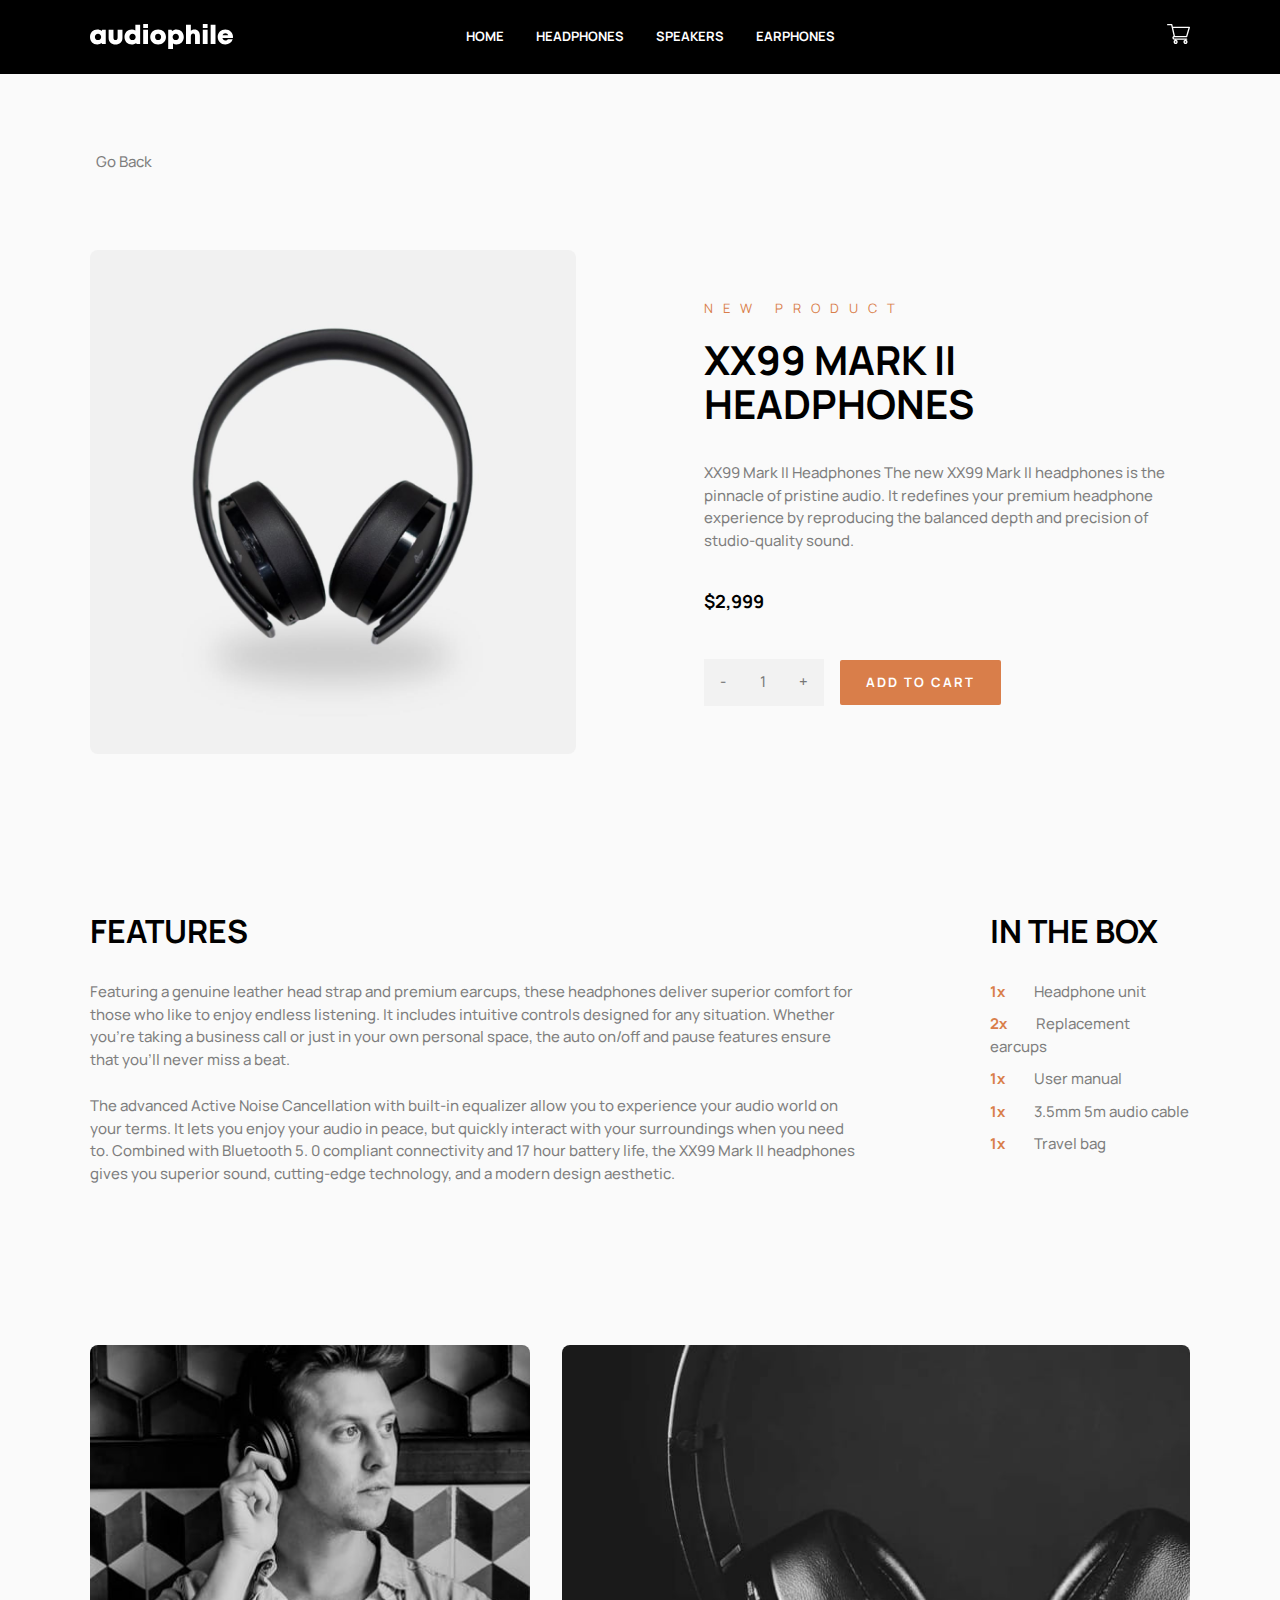
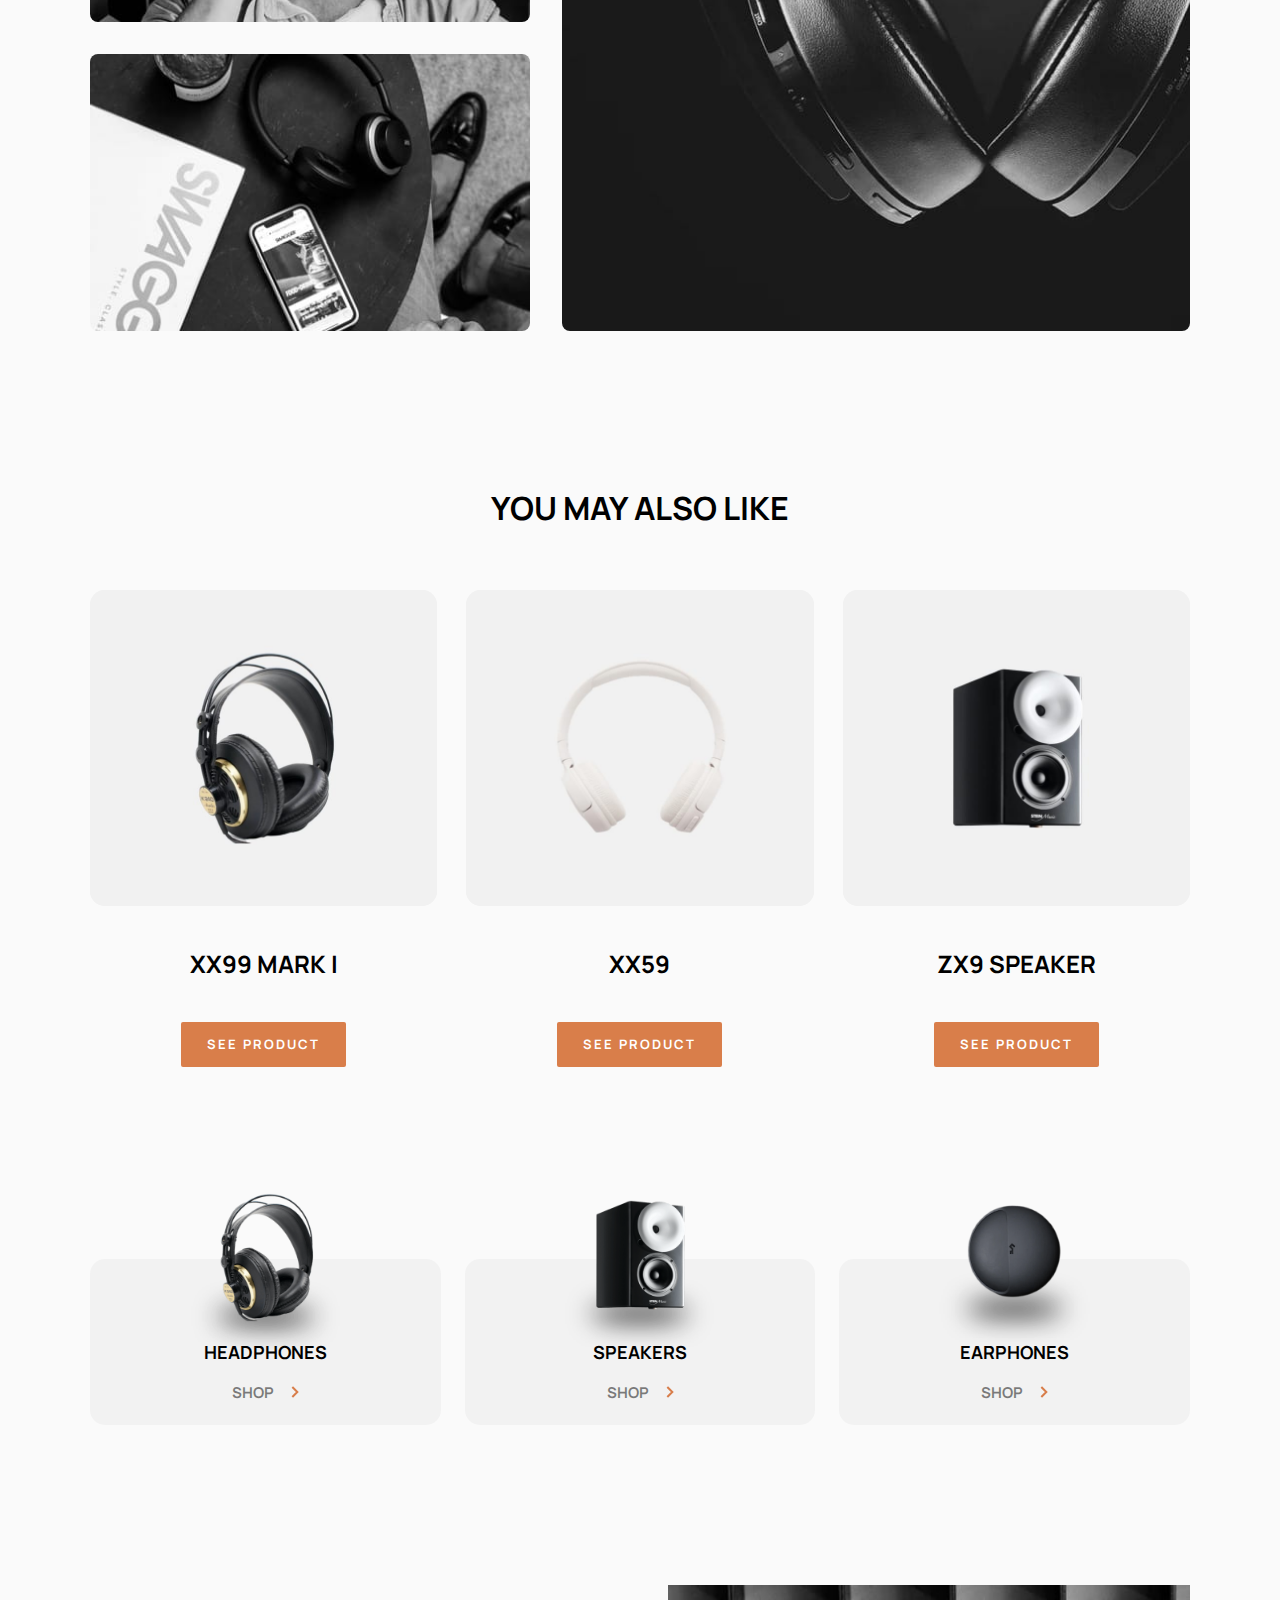
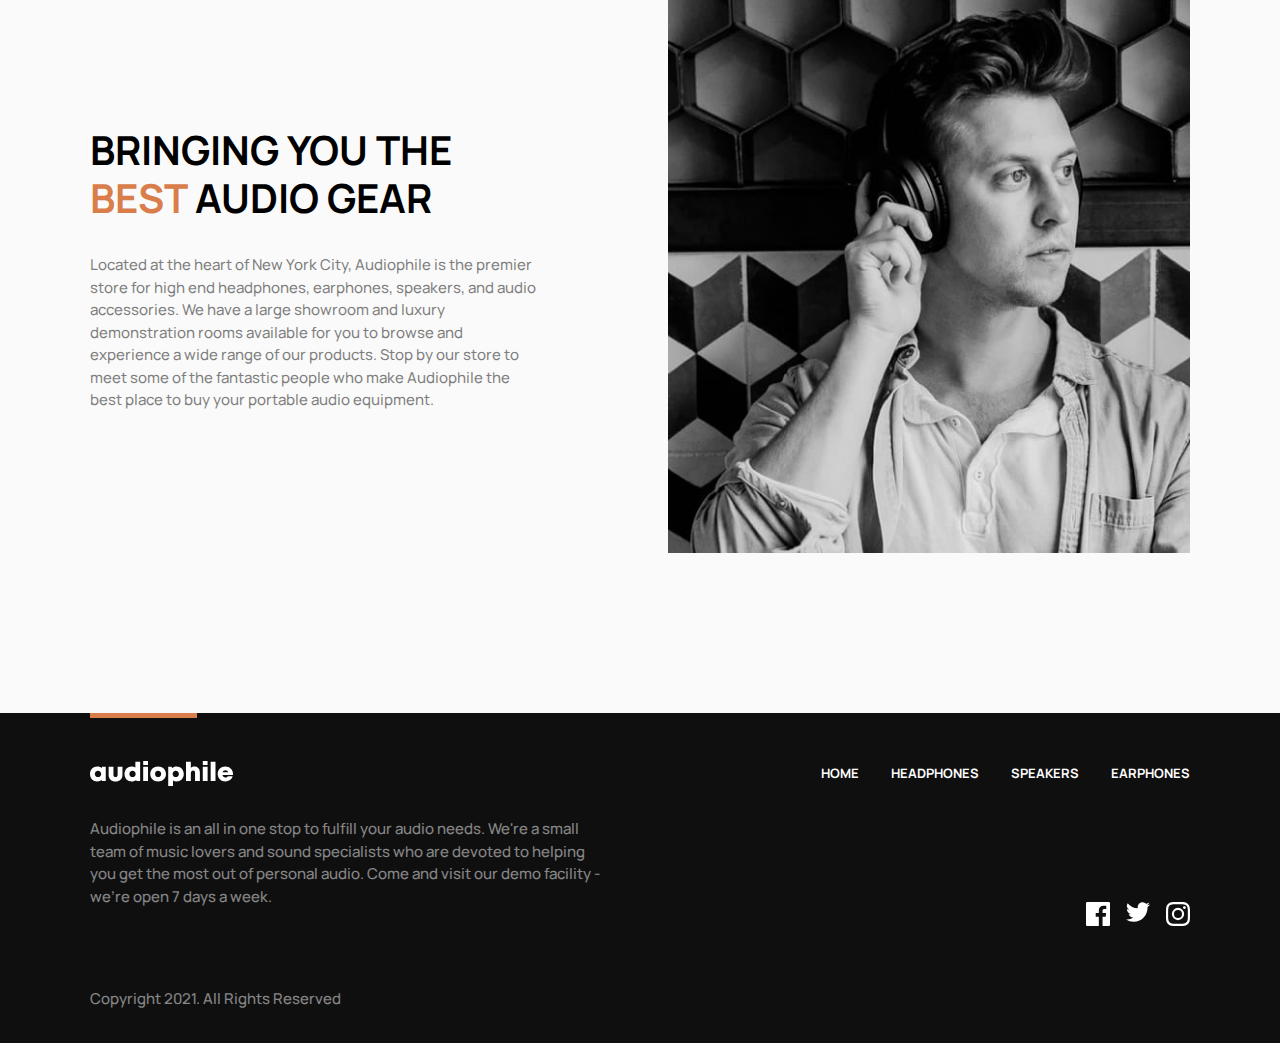
<file: product-xx99-mark-two-headphones.html>
<!DOCTYPE html>
<html lang="en">

<head>
  <meta charset="UTF-8">
  <meta name="viewport" content="width=device-width, initial-scale=1.0">

  <link rel="icon" type="image/png" sizes="32x32" href="./assets/favicon-32x32.png">
  <link rel="preconnect" href="https://fonts.googleapis.com">
  <link rel="preconnect" href="https://fonts.gstatic.com" crossorigin>
  <link href="https://fonts.googleapis.com/css2?family=Manrope:wght@400;500;700&display=swap" rel="stylesheet">

  <link rel="stylesheet" href="./css/style.css">
  <link rel="stylesheet" href="./css/product.css">

  <title>Frontend Mentor | Audiophile e-commerce website</title>
</head>

<body>
  <!-- wrapper for header -->
  <div class="mb-xsm bg-neutral-900">
    <div class="container">

      <!-- header section -->
      <header class="primary-header | text-neutral-100 fs-200 fw-700 uppercase">
        <a class="logo" href="./index.html">
          <img src="./assets/shared/desktop/logo.svg" alt="website logo">
        </a>
        <div class="header-nav">
          <button class="mobile-nav" aria-controls="primary-nav-small" aria-expanded="false">
            <span class="sr-only">Menu</span>
          </button>
          <!-- navigation for big screens -->
          <nav class="primary-nav-large">
            <ul class="nav-appearance">
              <li><a href="./index.html">home</a></li>
              <li><a href="./headphones.html">headphones</a></li>
              <li><a href="./speakers.html">speakers</a></li>
              <li><a href="./earphones.html">earphones</a></li>
            </ul>
          </nav>
          <!-- end of navigation for big screens -->
          <!-- navigation for tablets and mobiles -->
          <nav class="primary-nav-small product-collection">
            <div class="headphones">
              <p class="product-collection-name">headphones</p>
              <a href="./headphones.html" class="shop-link">shop <img class="arrow-right"
                  src="./assets/shared/desktop/icon-arrow-right.svg" alt=""></a>
            </div>

            <div class="speakers">
              <p class="product-collection-name">speakers</p>
              <a href="./speakers.html" class="shop-link">shop <img class="arrow-right"
                  src="./assets/shared/desktop/icon-arrow-right.svg" alt=""></a>
            </div>

            <div class="earphones">
              <p class="product-collection-name">earphones</p>
              <a href="./earphones.html" class="shop-link">shop <img class="arrow-right"
                  src="./assets/shared/desktop/icon-arrow-right.svg" alt=""> </a>
            </div>
          </nav>
          <!-- end of navigation for tablets and mobiles -->
        </div>
        <div class="shopping-cart-container">
          <button class="shopping-cart-btn" aria-controls="shopping-cart">
            <img src="./assets/shared/desktop/icon-cart.svg" alt="shopping cart">
          </button>
          <div class="cart-items-quantity">0</div>
          <div class="shopping-cart">
            <div>
              <h4>CART (<span class="cart-counter">0</span>)</h4>
              <button class="remove-all">Remove all</button>
            </div>
            <div class="cart-items">

            </div>
            <div>
              <p>TOTAL</p>
              <h4>$ <span class="total-price">0</span></h4>
            </div>
            <div>
              <a href="./checkout.html" class="see-product">checkout</a>
            </div>
          </div>
        </div>
      </header>
      <!-- end of header section -->
    </div>
  </div>
  <!-- end of wrapper for header -->

  <main class="container">
    <!-- first section -->
    <section class="full-product-showoff | mb-sm">
      <input class="return-link | mb-xsm" action="action" onclick="window.history.go(-1); return false;" type="submit"
        value="Go back" />
      <div class="full-product">
        <picture>
          <source srcset="./assets/product-xx99-mark-two-headphones/desktop/image-product.jpg"
            media="(min-width: 60em)">
          <source srcset="./assets/product-xx99-mark-two-headphones/tablet/image-product.jpg" media="(min-width: 40em)">
          <img class="full-product-img" src="./assets/product-xx99-mark-two-headphones/mobile/image-product.jpg"
            alt="regular black headphones">
        </picture>
        <div class="full-product-desc">
          <p class="product-announcement | mb-item-first-part">new product</p>
          <h3 class="collection-sub-header | mb-item-second-part">XX99 Mark II Headphones</h3>
          <p class="mb-item-third-part">XX99 Mark II Headphones
            The new XX99 Mark II headphones is the pinnacle of pristine audio. It redefines your
            premium headphone experience by reproducing the balanced depth and precision of
            studio-quality sound.</p>
          <p class="full-product-price | mb-item-fourth-part">$2,999</p>
          <div class="full-product-shop">
            <div class="full-product-counter">
              <button class="lower-count">
                -
              </button>
              <p class="product-counter">1</p>
              <button class="upper-count">
                +
              </button>
            </div>
            <button class="see-product add-to-cart" data-id="4">add to cart</button>
          </div>
        </div>
      </div>
    </section>
    <!-- end of first section -->

    <!-- second section -->
    <section class="features-content | mb-sm">
      <div class="features">
        <h3 class="features-content-title">features</h3>
        <p>Featuring a genuine leather head strap and premium earcups, these headphones deliver superior
          comfort for those who like to enjoy endless listening. It includes intuitive controls designed
          for any situation. Whether you’re taking a business call or just in your own personal space, the
          auto on/off and pause features ensure that you’ll never miss a beat.</p>
        <p>The advanced Active Noise Cancellation with built-in equalizer allow you to experience your audio
          world on your terms. It lets you enjoy your audio in peace, but quickly interact with your surroundings
          when you need to. Combined with Bluetooth 5. 0 compliant connectivity and 17 hour battery life, the
          XX99 Mark II headphones gives you superior sound, cutting-edge technology, and a modern design aesthetic.</p>
      </div>
      <div class="in-the-box">
        <h3 class="features-content-title">in the box</h3>
        <div class="in-the-box-info">
          <p><span>1x</span> Headphone unit</p>
          <p><span>2x</span> Replacement earcups</p>
          <p><span>1x</span> User manual</p>
          <p><span>1x</span> 3.5mm 5m audio cable</p>
          <p><span>1x</span> Travel bag</p>
        </div>
      </div>
    </section>
    <!-- end of second section -->

    <!-- third section -->
    <section class="full-product-photography | mb-med">
      <div>
        <picture>
          <source srcset="./assets/product-xx99-mark-two-headphones/desktop/image-gallery-1.jpg"
            media="(min-width: 60em)">
          <source srcset="./assets/product-xx99-mark-two-headphones/tablet/image-gallery-1.jpg"
            media="(min-width: 40em)">
          <img class="full-product-img" src="./assets/product-xx99-mark-two-headphones/mobile/image-gallery-1.jpg"
            alt="regular black headphones">
        </picture>
        <picture>
          <source srcset="./assets/product-xx99-mark-two-headphones/desktop/image-gallery-2.jpg"
            media="(min-width: 60em)">
          <source srcset="./assets/product-xx99-mark-two-headphones/tablet/image-gallery-2.jpg"
            media="(min-width: 40em)">
          <img class="full-product-img" src="./assets/product-xx99-mark-two-headphones/mobile/image-gallery-2.jpg"
            alt="regular black headphones">
        </picture>
      </div>
      <picture>
        <source srcset="./assets/product-xx99-mark-two-headphones/desktop/image-gallery-3.jpg"
          media="(min-width: 60em)">
        <source srcset="./assets/product-xx99-mark-two-headphones/tablet/image-gallery-3.jpg" media="(min-width: 40em)">
        <img class="full-product-img" src="./assets/product-xx99-mark-two-headphones/mobile/image-gallery-3.jpg"
          alt="regular black headphones">
      </picture>
    </section>
    <!-- end of third section -->

    <!-- fourth section -->
    <section class="showoff-products | mb-med">
      <h3 class="features-content-title">you may also like</h3>
      <div class="all-products">
        <div>
          <picture>
            <source srcset="./assets/shared/desktop/image-xx99-mark-one-headphones.jpg" media="(min-width: 60em)">
            <source srcset="./assets/shared/tablet/image-xx99-mark-one-headphones.jpg" media="(min-width: 40em)">
            <img class="description-img" src="./assets/shared/mobile/image-xx99-mark-one-headphones.jpg"
              alt="cool black headphones">
          </picture>
          <p class="showoff-product-name">XX99 Mark I</p>
          <a href="./product-xx99-mark-one-headphones.html" type="button" class="see-product">see
            product</a>
        </div>
        <div>
          <picture>
            <source srcset="./assets/shared/desktop/image-xx59-headphones.jpg" media="(min-width: 60em)">
            <source srcset="./assets/shared/tablet/image-xx59-headphones.jpg" media="(min-width: 40em)">
            <img class="description-img" src="./assets/shared/mobile/image-xx59-headphones.jpg"
              alt="cool white headphones">
          </picture>
          <p class="showoff-product-name">XX59</p>
          <a href="./product-xx59-headphones.html" type="button" class="see-product">see
            product</a>
        </div>
        <div>
          <picture>
            <source srcset="./assets/shared/desktop/image-zx9-speaker.jpg" media="(min-width: 60em)">
            <source srcset="./assets/shared/tablet/image-zx9-speaker.jpg" media="(min-width: 40em)">
            <img class="description-img" src="./assets/shared/mobile/image-zx9-speaker.jpg"
              alt="big and strong speaker">
          </picture>
          <p class="showoff-product-name">ZX9 speaker</p>
          <a href="./product-zx9-speaker.html" type="button" class="see-product">see
            product</a>
        </div>
      </div>
    </section>
    <!-- end of fourth section -->

    <!-- fifth section -->
    <section class="product-collection | mb-med">
      <div class="headphones">
        <p class="product-collection-name">headphones</p>
        <a href="./headphones.html" class="shop-link">shop <img class="arrow-right"
            src="./assets/shared/desktop/icon-arrow-right.svg" alt=""></a>
      </div>

      <div class="speakers">
        <p class="product-collection-name">speakers</p>
        <a href="./speakers.html" class="shop-link">shop <img class="arrow-right"
            src="./assets/shared/desktop/icon-arrow-right.svg" alt=""></a>
      </div>

      <div class="earphones">
        <p class="product-collection-name">earphones</p>
        <a href="./earphones.html" class="shop-link">shop <img class="arrow-right"
            src="./assets/shared/desktop/icon-arrow-right.svg" alt=""> </a>
      </div>
    </section>
    <!-- end of fifth section -->

    <!-- sixth section -->
    <section class="product-description | mb-med">
      <div>
        <p class="description-title">Bringing you the <span>best</span> audio gear</p>
        <p>Located at the heart of New York City, Audiophile is the premier store for high end headphones,
          earphones, speakers, and audio accessories. We have a large showroom and luxury demonstration
          rooms available for you to browse and experience a wide range of our products. Stop by our store
          to meet some of the fantastic people who make Audiophile the best place to buy your portable
          audio equipment.</p>
      </div>
      <picture>
        <source srcset="./assets/shared/desktop/image-best-gear.jpg" media="(min-width: 60em)">
        <source srcset="./assets/shared/tablet/image-best-gear.jpg" media="(min-width: 40em)">
        <img class="description-img" src="./assets/shared/mobile/image-best-gear.jpg" alt="man with headphones on head">
      </picture>
    </section>
    <!-- end of sixth section -->

  </main>


  <!-- footer -->
  <footer class="bg-neutral-800 text-neutral-150">
    <div class="primary-footer | container">
      <div class="footer-nav | uppercase">
        <a class="logo" href="./index.html">
          <img src="./assets/shared/desktop/logo.svg" alt="website logo">
        </a>
        <nav class="primary-nav | fs-200 fw-700 uppercase">
          <ul class="nav-appearance">
            <li><a href="./index.html">home</a></li>
            <li><a href="./headphones.html">headphones</a></li>
            <li><a href="./speakers.html">speakers</a></li>
            <li><a href="./earphones.html">earphones</a></li>
          </ul>
        </nav>
      </div>
      <div>
        <p>Audiophile is an all in one stop to fulfill your audio needs. We're a small team of music lovers
          and sound specialists who are devoted to helping you get the most out of personal audio. Come and
          visit our demo facility - we’re open 7 days a week.</p>
        <p>Copyright 2021. All Rights Reserved</p>
      </div>
      <nav class="secondary-nav">
        <ul class="nav-appearance">
          <li><a href="https://hr-hr.facebook.com" target="_blank">
              <img src="./assets/shared/desktop/icon-facebook.svg" alt="">
            </a></li>
          <li><a href="https://twitter.com" target="_blank">
              <img src="./assets/shared/desktop/icon-twitter.svg" alt="">
            </a></li>
          <li><a href="https://www.instagram.com" target="_blank">
              <img src="./assets/shared/desktop/icon-instagram.svg" alt="">
            </a></li>
        </ul>
      </nav>
    </div>
  </footer>
  <!-- end of footer -->

  <script src="./js/main.js"></script>
  <script src="./js/counter.js"></script>
  <script src="./js/shopping-cart.js"></script>
</body>

</html>
</file>
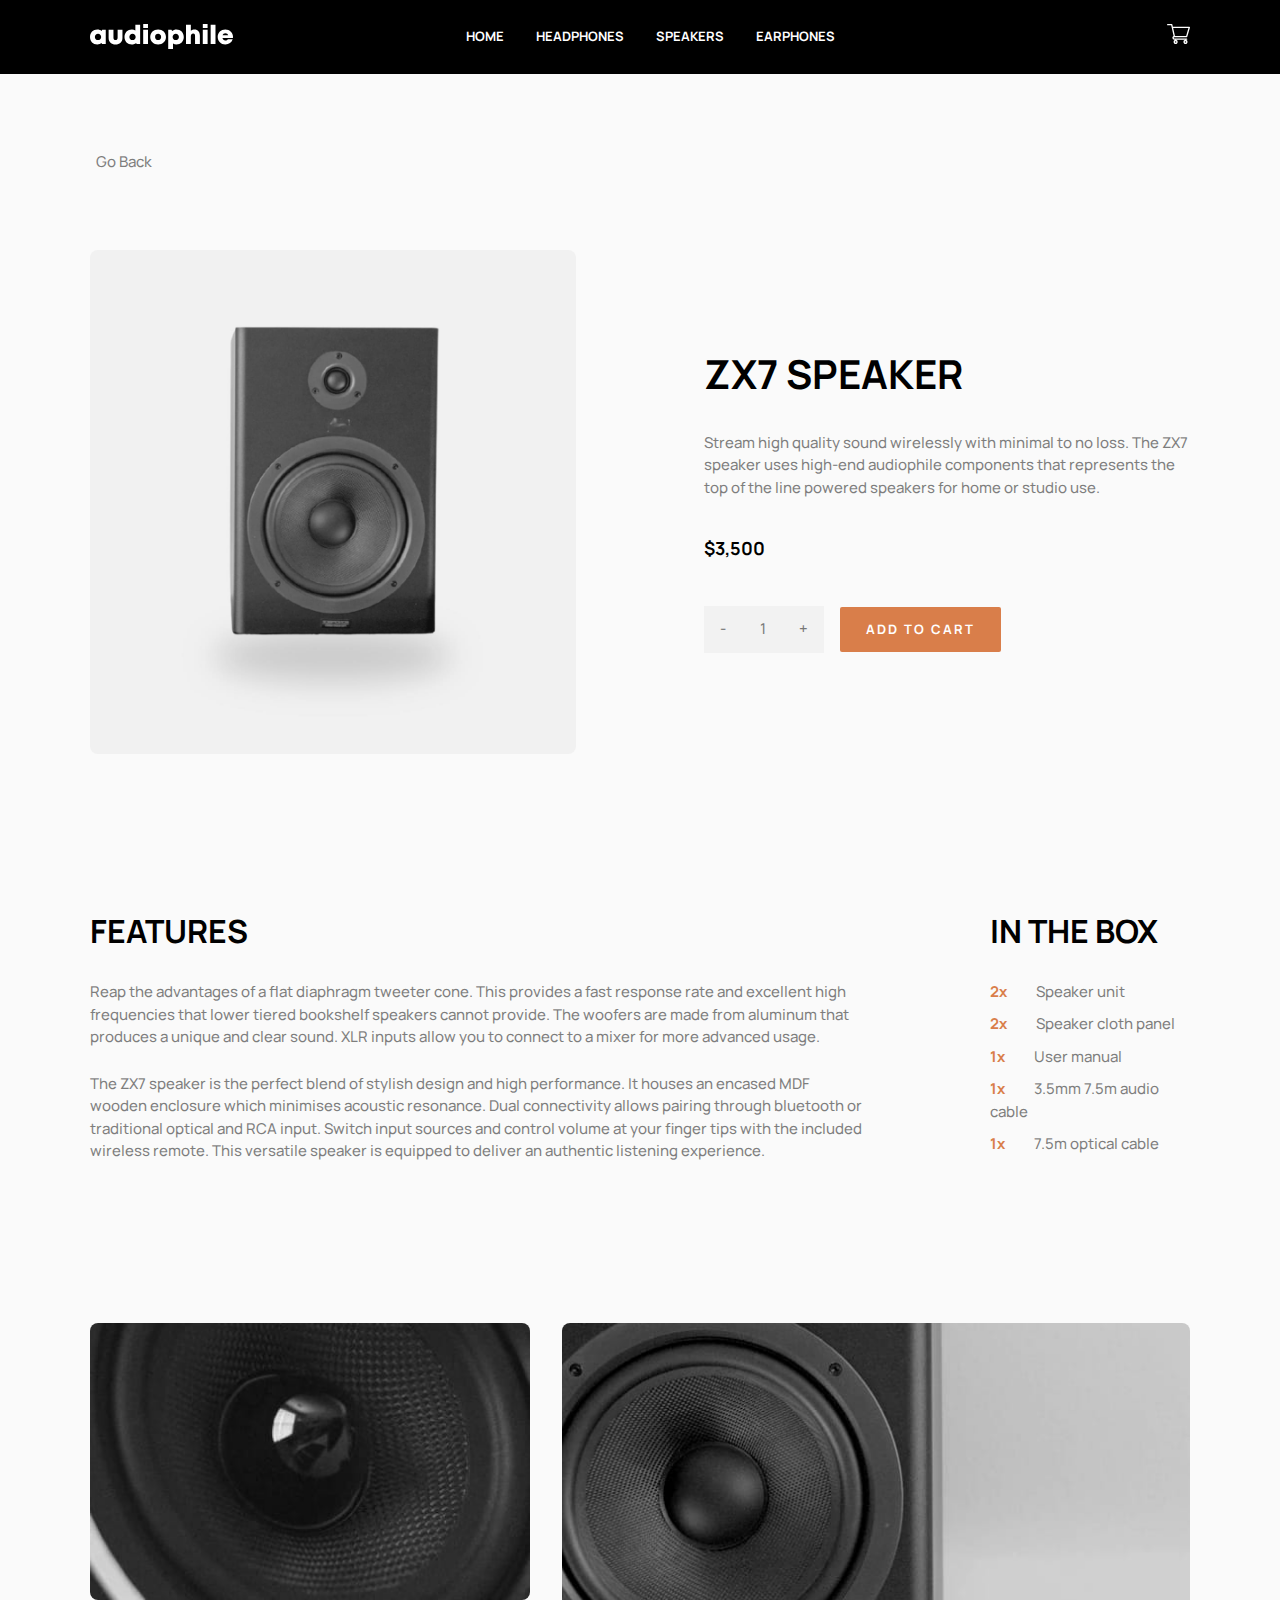
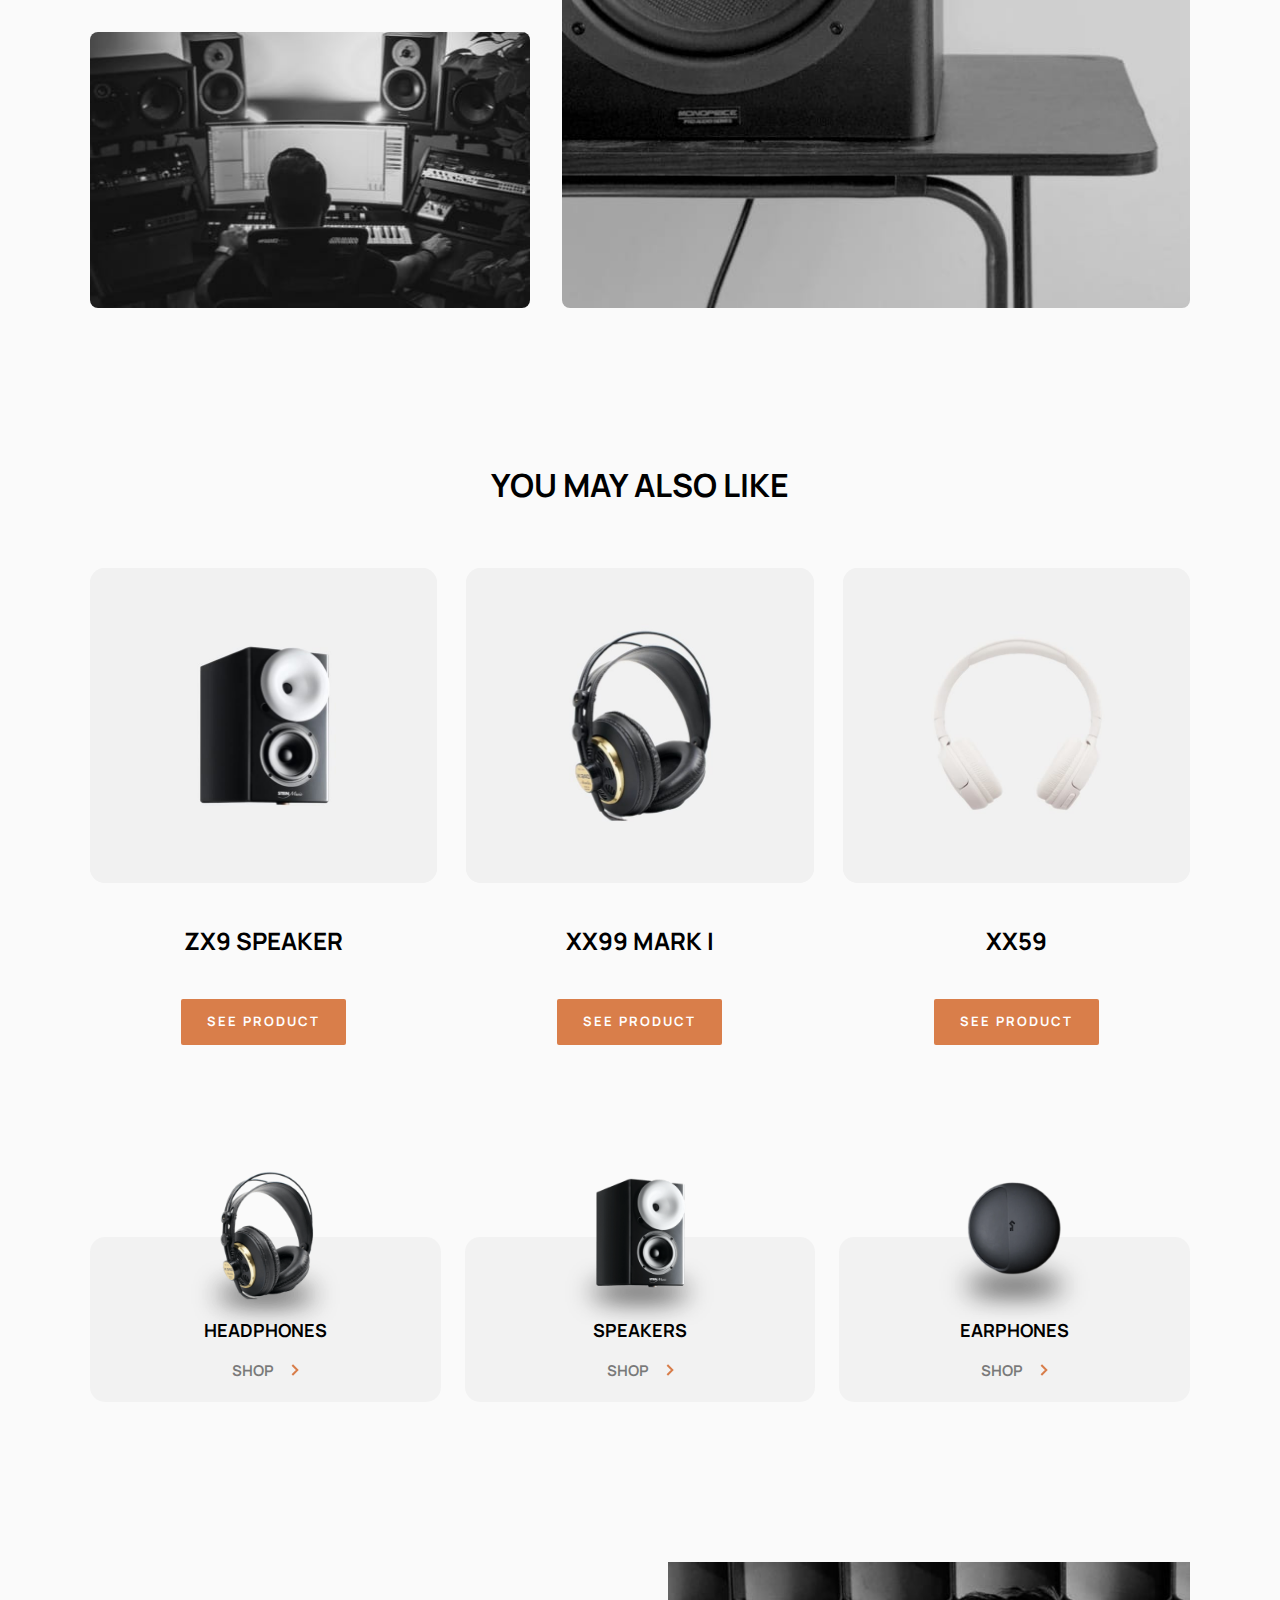
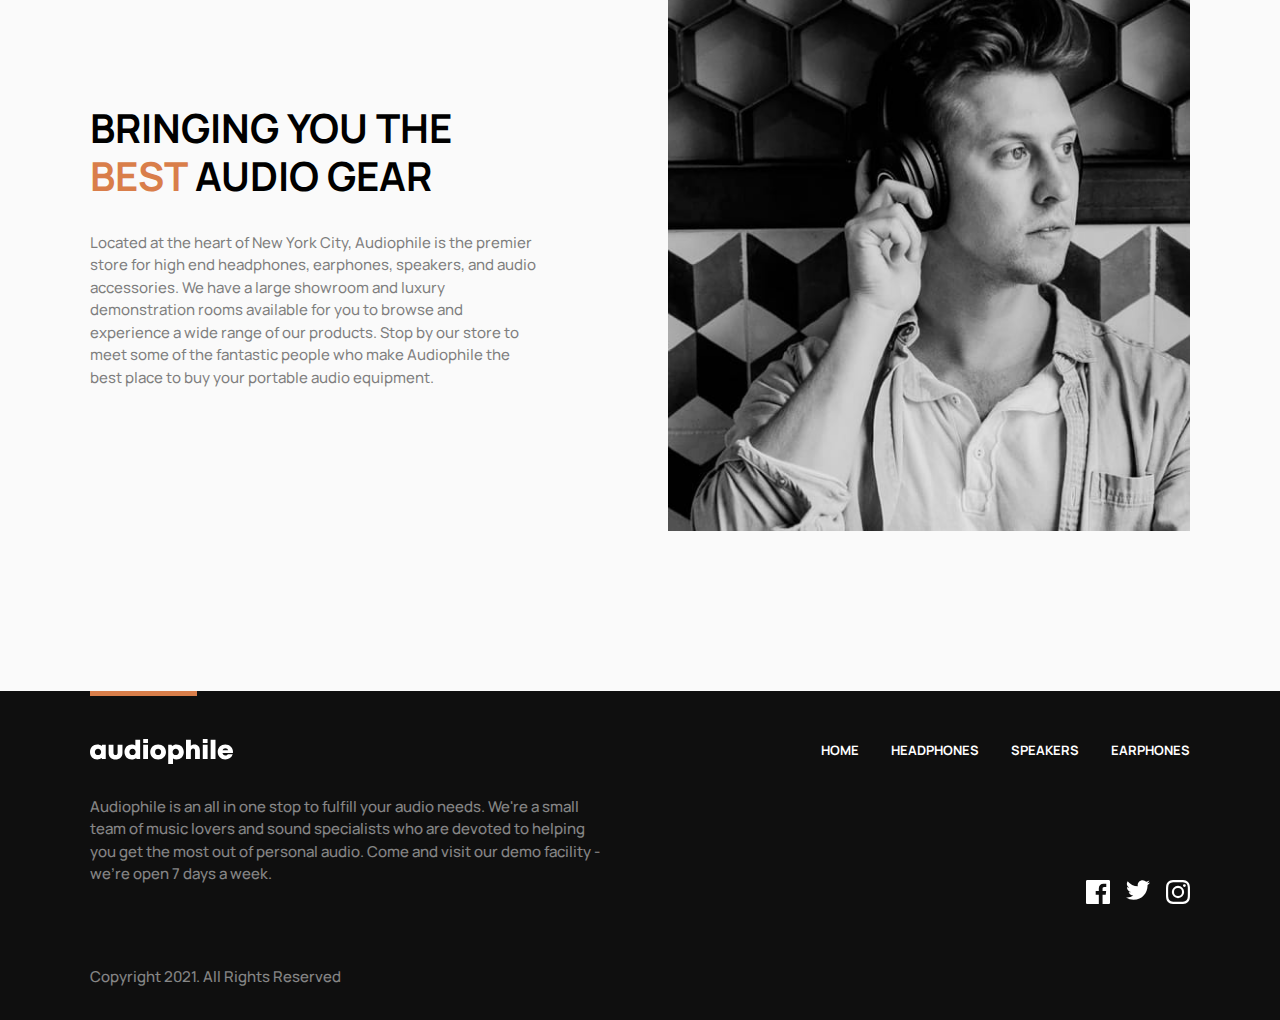
<file: product-zx7-speaker.html>
<!DOCTYPE html>
<html lang="en">

<head>
  <meta charset="UTF-8">
  <meta name="viewport" content="width=device-width, initial-scale=1.0">

  <link rel="icon" type="image/png" sizes="32x32" href="./assets/favicon-32x32.png">
  <link rel="preconnect" href="https://fonts.googleapis.com">
  <link rel="preconnect" href="https://fonts.gstatic.com" crossorigin>
  <link href="https://fonts.googleapis.com/css2?family=Manrope:wght@400;500;700&display=swap" rel="stylesheet">

  <link rel="stylesheet" href="./css/style.css">
  <link rel="stylesheet" href="./css/product.css">

  <title>Frontend Mentor | Audiophile e-commerce website</title>
</head>

<body>
  <!-- wrapper for header -->
  <div class="mb-xsm bg-neutral-900">
    <div class="container">

      <!-- header section -->
      <header class="primary-header | text-neutral-100 fs-200 fw-700 uppercase">
        <a class="logo" href="./index.html">
          <img src="./assets/shared/desktop/logo.svg" alt="website logo">
        </a>
        <div class="header-nav">
          <button class="mobile-nav" aria-controls="primary-nav-small" aria-expanded="false">
            <span class="sr-only">Menu</span>
          </button>
          <!-- navigation for big screens -->
          <nav class="primary-nav-large">
            <ul class="nav-appearance">
              <li><a href="./index.html">home</a></li>
              <li><a href="./headphones.html">headphones</a></li>
              <li><a href="./speakers.html">speakers</a></li>
              <li><a href="./earphones.html">earphones</a></li>
            </ul>
          </nav>
          <!-- end of navigation for big screens -->
          <!-- navigation for tablets and mobiles -->
          <nav class="primary-nav-small product-collection">
            <div class="headphones">
              <p class="product-collection-name">headphones</p>
              <a href="./headphones.html" class="shop-link">shop <img class="arrow-right"
                  src="./assets/shared/desktop/icon-arrow-right.svg" alt=""></a>
            </div>

            <div class="speakers">
              <p class="product-collection-name">speakers</p>
              <a href="./speakers.html" class="shop-link">shop <img class="arrow-right"
                  src="./assets/shared/desktop/icon-arrow-right.svg" alt=""></a>
            </div>

            <div class="earphones">
              <p class="product-collection-name">earphones</p>
              <a href="./earphones.html" class="shop-link">shop <img class="arrow-right"
                  src="./assets/shared/desktop/icon-arrow-right.svg" alt=""> </a>
            </div>
          </nav>
          <!-- end of navigation for tablets and mobiles -->
        </div>
        <div class="shopping-cart-container">
          <button class="shopping-cart-btn" aria-controls="shopping-cart">
            <img src="./assets/shared/desktop/icon-cart.svg" alt="shopping cart">
          </button>
          <div class="cart-items-quantity">0</div>
          <div class="shopping-cart">
            <div>
              <h4>CART (<span class="cart-counter">0</span>)</h4>
              <button class="remove-all">Remove all</button>
            </div>
            <div class="cart-items">

            </div>
            <div>
              <p>TOTAL</p>
              <h4>$ <span class="total-price">0</span></h4>
            </div>
            <div>
              <a href="./checkout.html" class="see-product">checkout</a>
            </div>
          </div>
        </div>
      </header>
      <!-- end of header section -->
    </div>
  </div>
  <!-- end of wrapper for header -->

  <main class="container">
    <!-- first section -->
    <section class="full-product-showoff | mb-sm">
      <input class="return-link | mb-xsm" action="action" onclick="window.history.go(-1); return false;" type="submit"
        value="Go back" />
      <div class="full-product">
        <picture>
          <source srcset="./assets/product-zx7-speaker/desktop/image-product.jpg" media="(min-width: 60em)">
          <source srcset="./assets/product-zx7-speaker/tablet/image-product.jpg" media="(min-width: 40em)">
          <img class="full-product-img" src="./assets/product-zx7-speaker/mobile/image-product.jpg"
            alt="big black speaker">
        </picture>
        <div class="full-product-desc">
          <h3 class="collection-sub-header | mb-item-second-part">ZX7 Speaker</h3>
          <p class="mb-item-third-part">Stream high quality sound wirelessly with minimal to no loss. The ZX7 speaker
            uses high-end
            audiophile components that represents the top of the line powered speakers for home or studio use.</p>
          <p class="full-product-price | mb-item-fourth-part">$3,500</p>
          <div class="full-product-shop">
            <div class="full-product-counter">
              <button class="lower-count">
                -
              </button>
              <p class="product-counter">1</p>
              <button class="upper-count">
                +
              </button>
            </div>
            <button class="see-product add-to-cart" data-id="5">add to cart</button>
          </div>
        </div>
      </div>
    </section>
    <!-- end of first section -->

    <!-- second section -->
    <section class="features-content | mb-sm">
      <div class="features">
        <h3 class="features-content-title">features</h3>
        <p> Reap the advantages of a flat diaphragm tweeter cone. This provides a fast response rate and
          excellent high frequencies that lower tiered bookshelf speakers cannot provide. The woofers are made
          from aluminum that produces a unique and clear sound. XLR inputs allow you to connect to a mixer for
          more advanced usage.</p>
        <p> The ZX7 speaker is the perfect blend of stylish design and high performance. It houses an encased MDF
          wooden enclosure which minimises acoustic resonance. Dual connectivity allows pairing through bluetooth
          or traditional optical and RCA input. Switch input sources and control volume at your finger tips with
          the included wireless remote. This versatile speaker is equipped to deliver an authentic listening experience.
        </p>
      </div>
      <div class="in-the-box">
        <h3 class="features-content-title">in the box</h3>
        <div class="in-the-box-info">
          <p><span>2x</span> Speaker unit</p>
          <p><span>2x</span> Speaker cloth panel</p>
          <p><span>1x</span> User manual</p>
          <p><span>1x</span> 3.5mm 7.5m audio cable</p>
          <p><span>1x</span> 7.5m optical cable</p>
        </div>
      </div>
    </section>
    <!-- end of second section -->

    <!-- third section -->
    <section class="full-product-photography | mb-med">
      <div>
        <picture>
          <source srcset="./assets/product-zx7-speaker/desktop/image-gallery-1.jpg" media="(min-width: 60em)">
          <source srcset="./assets/product-zx7-speaker/tablet/image-gallery-1.jpg" media="(min-width: 40em)">
          <img class="full-product-img" src="./assets/product-zx7-speaker/mobile/image-gallery-1.jpg"
            alt="big black speaker">
        </picture>
        <picture>
          <source srcset="./assets/product-zx7-speaker/desktop/image-gallery-2.jpg" media="(min-width: 60em)">
          <source srcset="./assets/product-zx7-speaker/tablet/image-gallery-2.jpg" media="(min-width: 40em)">
          <img class="full-product-img" src="./assets/product-zx7-speaker/mobile/image-gallery-2.jpg"
            alt="big black speaker">
        </picture>
      </div>
      <picture>
        <source srcset="./assets/product-zx7-speaker/desktop/image-gallery-3.jpg" media="(min-width: 60em)">
        <source srcset="./assets/product-zx7-speaker/tablet/image-gallery-3.jpg" media="(min-width: 40em)">
        <img class="full-product-img" src="./assets/product-zx7-speaker/mobile/image-gallery-3.jpg"
          alt="big black speaker">
      </picture>
    </section>
    <!-- end of third section -->

    <!-- fourth section -->
    <section class="showoff-products | mb-med">
      <h3 class="features-content-title">you may also like</h3>
      <div class="all-products">
        <div>
          <picture>
            <source srcset="./assets/shared/desktop/image-zx9-speaker.jpg" media="(min-width: 60em)">
            <source srcset="./assets/shared/tablet/image-zx9-speaker.jpg" media="(min-width: 40em)">
            <img class="description-img" src="./assets/shared/mobile/image-zx9-speaker.jpg" alt="big speaker">
          </picture>
          <p class="showoff-product-name">ZX9 speaker</p>
          <a href="./product-zx9-speaker.html" type="button" class="see-product">see
            product</a>
        </div>
        <div>
          <picture>
            <source srcset="./assets/shared/desktop/image-xx99-mark-one-headphones.jpg" media="(min-width: 60em)">
            <source srcset="./assets/shared/tablet/image-xx99-mark-one-headphones.jpg" media="(min-width: 40em)">
            <img class="description-img" src="./assets/shared/mobile/image-xx99-mark-one-headphones.jpg"
              alt="cool white headphones">
          </picture>
          <p class="showoff-product-name">XX99 Mark I</p>
          <a href="./product-xx99-mark-one-headphones.html" type="button" class="see-product">see
            product</a>
        </div>
        <div>
          <picture>
            <source srcset="./assets/shared/desktop/image-xx59-headphones.jpg" media="(min-width: 60em)">
            <source srcset="./assets/shared/tablet/image-xx59-headphones.jpg" media="(min-width: 40em)">
            <img class="description-img" src="./assets/shared/mobile/image-xx59-headphones.jpg"
              alt="cool white headphones">
          </picture>
          <p class="showoff-product-name">XX59</p>
          <a href="./product-xx59-headphones.html" type="button" class="see-product">see
            product</a>
        </div>
      </div>
    </section>
    <!-- end of fourth section -->

    <!-- fifth section -->
    <section class="product-collection | mb-med">
      <div class="headphones">
        <p class="product-collection-name">headphones</p>
        <a href="./headphones.html" class="shop-link">shop <img class="arrow-right"
            src="./assets/shared/desktop/icon-arrow-right.svg" alt=""></a>
      </div>

      <div class="speakers">
        <p class="product-collection-name">speakers</p>
        <a href="./speakers.html" class="shop-link">shop <img class="arrow-right"
            src="./assets/shared/desktop/icon-arrow-right.svg" alt=""></a>
      </div>

      <div class="earphones">
        <p class="product-collection-name">earphones</p>
        <a href="./earphones.html" class="shop-link">shop <img class="arrow-right"
            src="./assets/shared/desktop/icon-arrow-right.svg" alt=""> </a>
      </div>
    </section>
    <!-- end of fifth section -->

    <!-- sixth section -->
    <section class="product-description | mb-med">
      <div>
        <p class="description-title">Bringing you the <span>best</span> audio gear</p>
        <p>Located at the heart of New York City, Audiophile is the premier store for high end headphones,
          earphones, speakers, and audio accessories. We have a large showroom and luxury demonstration
          rooms available for you to browse and experience a wide range of our products. Stop by our store
          to meet some of the fantastic people who make Audiophile the best place to buy your portable
          audio equipment.</p>
      </div>
      <picture>
        <source srcset="./assets/shared/desktop/image-best-gear.jpg" media="(min-width: 60em)">
        <source srcset="./assets/shared/tablet/image-best-gear.jpg" media="(min-width: 40em)">
        <img class="description-img" src="./assets/shared/mobile/image-best-gear.jpg" alt="man with headphones on head">
      </picture>
    </section>
    <!-- end of sixth section -->

  </main>


  <!-- footer -->
  <footer class="bg-neutral-800 text-neutral-150">
    <div class="primary-footer | container">
      <div class="footer-nav | uppercase">
        <a class="logo" href="./index.html">
          <img src="./assets/shared/desktop/logo.svg" alt="website logo">
        </a>
        <nav class="primary-nav | fs-200 fw-700 uppercase">
          <ul class="nav-appearance">
            <li><a href="./index.html">home</a></li>
            <li><a href="./headphones.html">headphones</a></li>
            <li><a href="./speakers.html">speakers</a></li>
            <li><a href="./earphones.html">earphones</a></li>
          </ul>
        </nav>
      </div>
      <div>
        <p>Audiophile is an all in one stop to fulfill your audio needs. We're a small team of music lovers
          and sound specialists who are devoted to helping you get the most out of personal audio. Come and
          visit our demo facility - we’re open 7 days a week.</p>
        <p>Copyright 2021. All Rights Reserved</p>
      </div>
      <nav class="secondary-nav">
        <ul class="nav-appearance">
          <li><a href="https://hr-hr.facebook.com" target="_blank">
              <img src="./assets/shared/desktop/icon-facebook.svg" alt="">
            </a></li>
          <li><a href="https://twitter.com" target="_blank">
              <img src="./assets/shared/desktop/icon-twitter.svg" alt="">
            </a></li>
          <li><a href="https://www.instagram.com" target="_blank">
              <img src="./assets/shared/desktop/icon-instagram.svg" alt="">
            </a></li>
        </ul>
      </nav>
    </div>
  </footer>
  <!-- end of footer -->

  <script src="./js/main.js"></script>
  <script src="./js/counter.js"></script>
  <script src="./js/shopping-cart.js"></script>
</body>

</html>
</file>
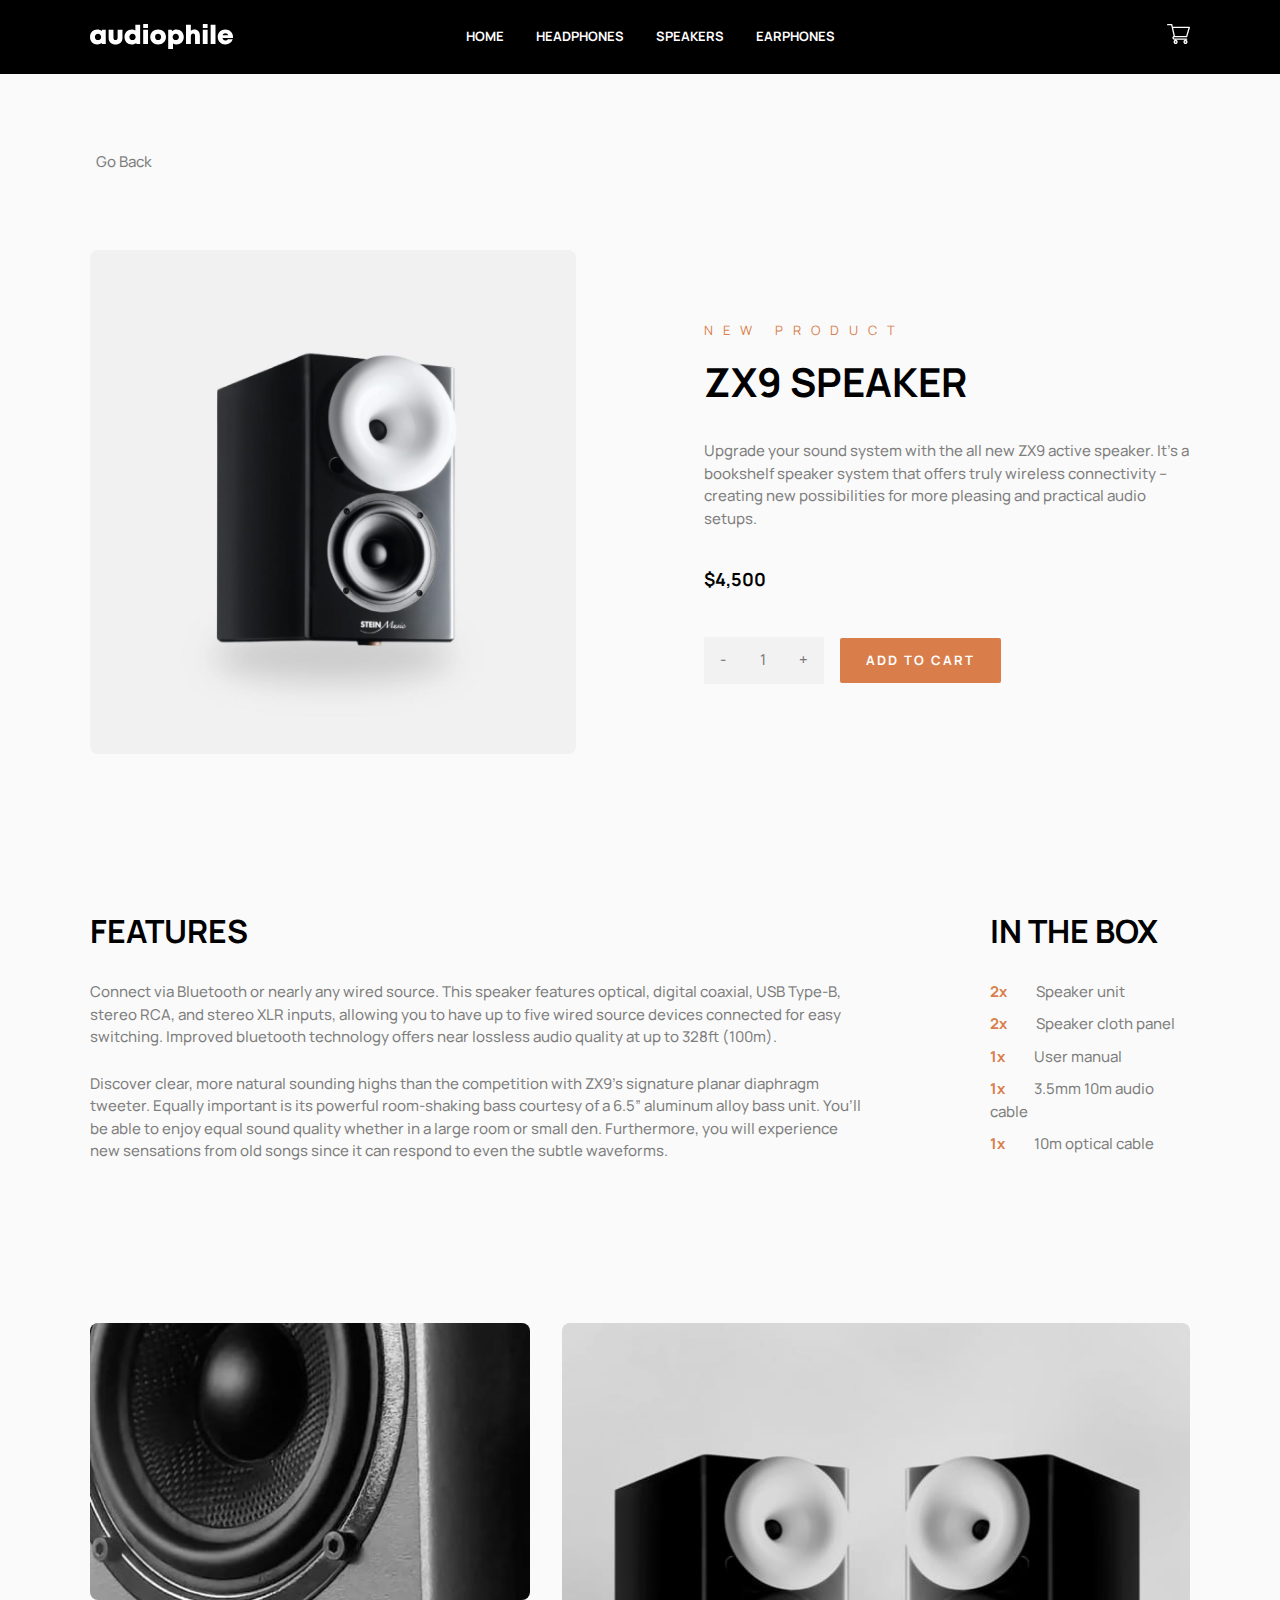
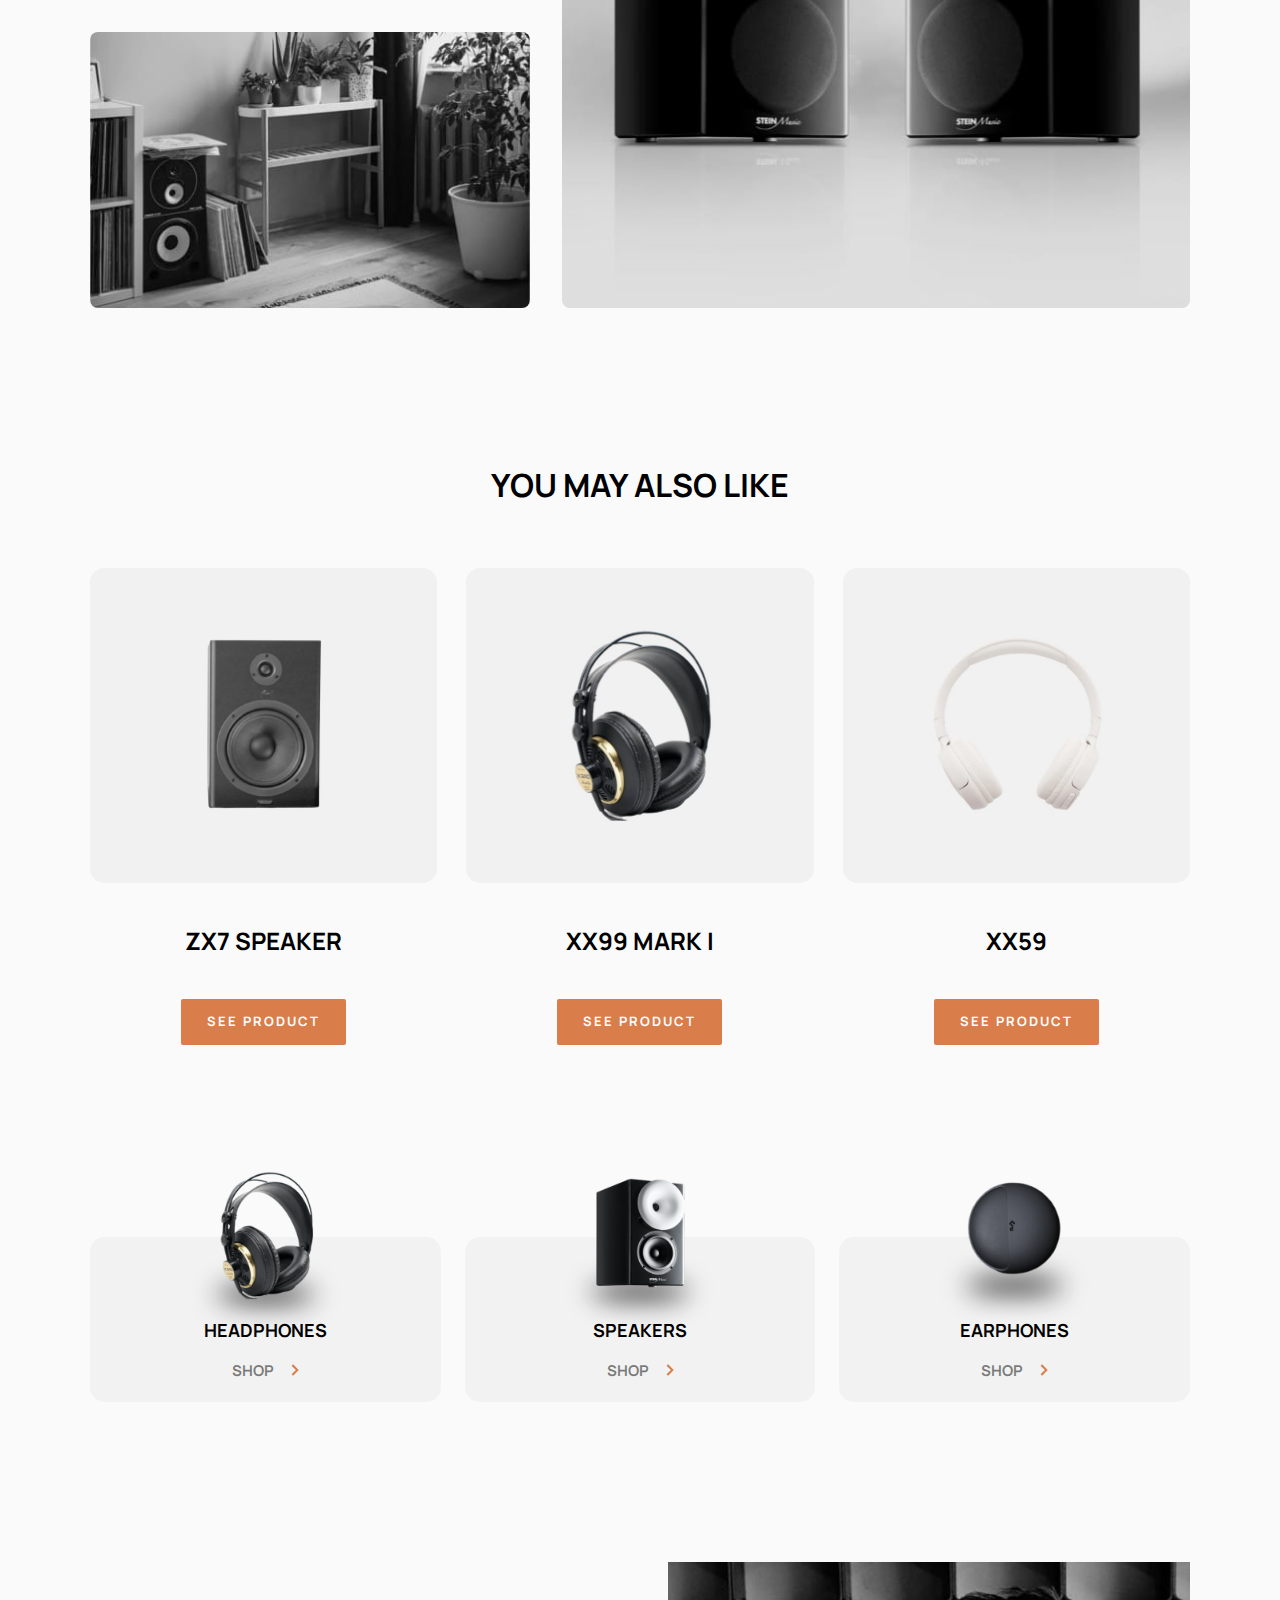
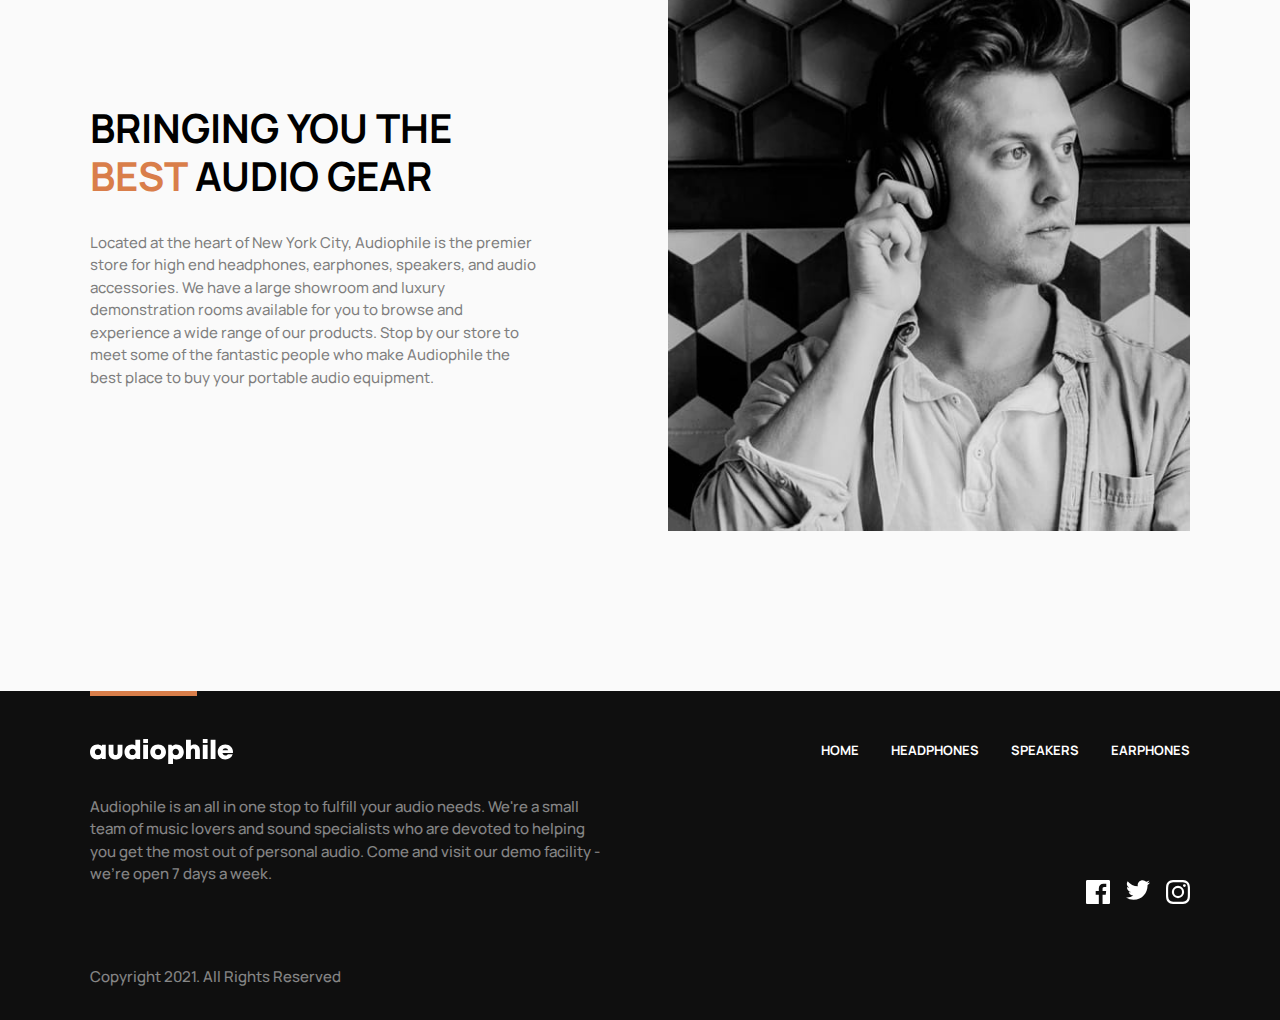
<file: product-zx9-speaker.html>
<!DOCTYPE html>
<html lang="en">

<head>
  <meta charset="UTF-8">
  <meta name="viewport" content="width=device-width, initial-scale=1.0">

  <link rel="icon" type="image/png" sizes="32x32" href="./assets/favicon-32x32.png">
  <link rel="preconnect" href="https://fonts.googleapis.com">
  <link rel="preconnect" href="https://fonts.gstatic.com" crossorigin>
  <link href="https://fonts.googleapis.com/css2?family=Manrope:wght@400;500;700&display=swap" rel="stylesheet">

  <link rel="stylesheet" href="./css/style.css">
  <link rel="stylesheet" href="./css/product.css">

  <title>Frontend Mentor | Audiophile e-commerce website</title>
</head>

<body>
  <!-- wrapper for header -->
  <div class="mb-xsm bg-neutral-900">
    <div class="container">

      <!-- header section -->
      <header class="primary-header | text-neutral-100 fs-200 fw-700 uppercase">
        <a class="logo" href="./index.html">
          <img src="./assets/shared/desktop/logo.svg" alt="website logo">
        </a>
        <div class="header-nav">
          <button class="mobile-nav" aria-controls="primary-nav-small" aria-expanded="false">
            <span class="sr-only">Menu</span>
          </button>
          <!-- navigation for big screens -->
          <nav class="primary-nav-large">
            <ul class="nav-appearance">
              <li><a href="./index.html">home</a></li>
              <li><a href="./headphones.html">headphones</a></li>
              <li><a href="./speakers.html">speakers</a></li>
              <li><a href="./earphones.html">earphones</a></li>
            </ul>
          </nav>
          <!-- end of navigation for big screens -->
          <!-- navigation for tablets and mobiles -->
          <nav class="primary-nav-small product-collection">
            <div class="headphones">
              <p class="product-collection-name">headphones</p>
              <a href="./headphones.html" class="shop-link">shop <img class="arrow-right"
                  src="./assets/shared/desktop/icon-arrow-right.svg" alt=""></a>
            </div>

            <div class="speakers">
              <p class="product-collection-name">speakers</p>
              <a href="./speakers.html" class="shop-link">shop <img class="arrow-right"
                  src="./assets/shared/desktop/icon-arrow-right.svg" alt=""></a>
            </div>

            <div class="earphones">
              <p class="product-collection-name">earphones</p>
              <a href="./earphones.html" class="shop-link">shop <img class="arrow-right"
                  src="./assets/shared/desktop/icon-arrow-right.svg" alt=""> </a>
            </div>
          </nav>
          <!-- end of navigation for tablets and mobiles -->
        </div>
        <div class="shopping-cart-container">
          <button class="shopping-cart-btn" aria-controls="shopping-cart">
            <img src="./assets/shared/desktop/icon-cart.svg" alt="shopping cart">
          </button>
          <div class="cart-items-quantity">0</div>
          <div class="shopping-cart">
            <div>
              <h4>CART (<span class="cart-counter">0</span>)</h4>
              <button class="remove-all">Remove all</button>
            </div>
            <div class="cart-items">

            </div>
            <div>
              <p>TOTAL</p>
              <h4>$ <span class="total-price">0</span></h4>
            </div>
            <div>
              <a href="./checkout.html" class="see-product">checkout</a>
            </div>
          </div>
        </div>
      </header>
      <!-- end of header section -->
    </div>
  </div>
  <!-- end of wrapper for header -->

  <main class="container">
    <!-- first section -->
    <section class="full-product-showoff | mb-sm">
      <input class="return-link | mb-xsm" action="action" onclick="window.history.go(-1); return false;" type="submit"
        value="Go back" />
      <div class="full-product">
        <picture>
          <source srcset="./assets/product-zx9-speaker/desktop/image-product.jpg" media="(min-width: 60em)">
          <source srcset="./assets/product-zx9-speaker/tablet/image-product.jpg" media="(min-width: 40em)">
          <img class="full-product-img" src="./assets/product-zx9-speaker/mobile/image-product.jpg"
            alt="big and loud speaker">
        </picture>
        <div class="full-product-desc">
          <p class="product-announcement | mb-item-first-part">new product</p>
          <h3 class="collection-sub-header | mb-item-second-part">ZX9 Speaker</h3>
          <p class="mb-item-third-part">Upgrade your sound system with the all new ZX9 active speaker. It’s a bookshelf
            speaker
            system that offers truly wireless connectivity -- creating new possibilities for more
            pleasing and practical audio setups.</p>
          <p class="full-product-price | mb-item-fourth-part">$4,500</p>
          <div class="full-product-shop">
            <div class="full-product-counter">
              <button class="lower-count">
                -
              </button>
              <p class="product-counter">1</p>
              <button class="upper-count">
                +
              </button>
            </div>
            <button class="see-product add-to-cart" data-id="6">add to cart</button>
          </div>
        </div>
      </div>
    </section>
    <!-- end of first section -->

    <!-- second section -->
    <section class="features-content | mb-sm">
      <div class="features">
        <h3 class="features-content-title">features</h3>
        <p> Connect via Bluetooth or nearly any wired source. This speaker features optical, digital coaxial,
          USB Type-B, stereo RCA, and stereo XLR inputs, allowing you to have up to five wired source devices
          connected for easy switching. Improved bluetooth technology offers near lossless audio quality at
          up to 328ft (100m).</p>
        <p> Discover clear, more natural sounding highs than the competition with ZX9’s signature planar diaphragm
          tweeter. Equally important is its powerful room-shaking bass courtesy of a 6.5” aluminum alloy bass
          unit. You’ll be able to enjoy equal sound quality whether in a large room or small den. Furthermore, you
          will experience new sensations from old songs since it can respond to even the subtle waveforms.</p>
      </div>
      <div class="in-the-box">
        <h3 class="features-content-title">in the box</h3>
        <div class="in-the-box-info">
          <p><span>2x</span> Speaker unit</p>
          <p><span>2x</span> Speaker cloth panel</p>
          <p><span>1x</span> User manual</p>
          <p><span>1x</span> 3.5mm 10m audio cable</p>
          <p><span>1x</span> 10m optical cable</p>
        </div>
      </div>
    </section>
    <!-- end of second section -->

    <!-- third section -->
    <section class="full-product-photography | mb-med">
      <div>
        <picture>
          <source srcset="./assets/product-zx9-speaker/desktop/image-gallery-1.jpg" media="(min-width: 60em)">
          <source srcset="./assets/product-zx9-speaker/tablet/image-gallery-1.jpg" media="(min-width: 40em)">
          <img class="full-product-img" src="./assets/product-zx9-speaker/mobile/image-gallery-1.jpg"
            alt="big and strong speaker">
        </picture>
        <picture>
          <source srcset="./assets/product-zx9-speaker/desktop/image-gallery-2.jpg" media="(min-width: 60em)">
          <source srcset="./assets/product-zx9-speaker/tablet/image-gallery-2.jpg" media="(min-width: 40em)">
          <img class="full-product-img" src="./assets/product-zx9-speaker/mobile/image-gallery-2.jpg"
            alt="big and strong speaker">
        </picture>
      </div>
      <picture>
        <source srcset="./assets/product-zx9-speaker/desktop/image-gallery-3.jpg" media="(min-width: 60em)">
        <source srcset="./assets/product-zx9-speaker/tablet/image-gallery-3.jpg" media="(min-width: 40em)">
        <img class="full-product-img" src="./assets/product-zx9-speaker/mobile/image-gallery-3.jpg"
          alt="big and strong speaker">
      </picture>
    </section>
    <!-- end of third section -->

    <!-- fourth section -->
    <section class="showoff-products | mb-med">
      <h3 class="features-content-title">you may also like</h3>
      <div class="all-products">
        <div>
          <picture>
            <source srcset="./assets/shared/desktop/image-zx7-speaker.jpg" media="(min-width: 60em)">
            <source srcset="./assets/shared/tablet/image-zx7-speaker.jpg" media="(min-width: 40em)">
            <img class="description-img" src="./assets/shared/mobile/image-zx7-speaker.jpg" alt="big speaker">
          </picture>
          <p class="showoff-product-name">ZX7 speaker</p>
          <a href="./product-zx7-speaker.html" type="button" class="see-product">see
            product</a>
        </div>
        <div>
          <picture>
            <source srcset="./assets/shared/desktop/image-xx99-mark-one-headphones.jpg" media="(min-width: 60em)">
            <source srcset="./assets/shared/tablet/image-xx99-mark-one-headphones.jpg" media="(min-width: 40em)">
            <img class="description-img" src="./assets/shared/mobile/image-xx99-mark-one-headphones.jpg"
              alt="cool white headphones">
          </picture>
          <p class="showoff-product-name">XX99 Mark I</p>
          <a href="./product-xx99-mark-one-headphones.html" type="button" class="see-product">see
            product</a>
        </div>
        <div>
          <picture>
            <source srcset="./assets/shared/desktop/image-xx59-headphones.jpg" media="(min-width: 60em)">
            <source srcset="./assets/shared/tablet/image-xx59-headphones.jpg" media="(min-width: 40em)">
            <img class="description-img" src="./assets/shared/mobile/image-xx59-headphones.jpg"
              alt="cool white headphones">
          </picture>
          <p class="showoff-product-name">XX59</p>
          <a href="./product-xx59-headphones.html" type="button" class="see-product">see
            product</a>
        </div>
      </div>
    </section>
    <!-- end of fourth section -->

    <!-- fifth section -->
    <section class="product-collection | mb-med">
      <div class="headphones">
        <p class="product-collection-name">headphones</p>
        <a href="./headphones.html" class="shop-link">shop <img class="arrow-right"
            src="./assets/shared/desktop/icon-arrow-right.svg" alt=""></a>
      </div>

      <div class="speakers">
        <p class="product-collection-name">speakers</p>
        <a href="./speakers.html" class="shop-link">shop <img class="arrow-right"
            src="./assets/shared/desktop/icon-arrow-right.svg" alt=""></a>
      </div>

      <div class="earphones">
        <p class="product-collection-name">earphones</p>
        <a href="./earphones.html" class="shop-link">shop <img class="arrow-right"
            src="./assets/shared/desktop/icon-arrow-right.svg" alt=""> </a>
      </div>
    </section>
    <!-- end of fifth section -->

    <!-- sixth section -->
    <section class="product-description | mb-med">
      <div>
        <p class="description-title">Bringing you the <span>best</span> audio gear</p>
        <p>Located at the heart of New York City, Audiophile is the premier store for high end headphones,
          earphones, speakers, and audio accessories. We have a large showroom and luxury demonstration
          rooms available for you to browse and experience a wide range of our products. Stop by our store
          to meet some of the fantastic people who make Audiophile the best place to buy your portable
          audio equipment.</p>
      </div>
      <picture>
        <source srcset="./assets/shared/desktop/image-best-gear.jpg" media="(min-width: 60em)">
        <source srcset="./assets/shared/tablet/image-best-gear.jpg" media="(min-width: 40em)">
        <img class="description-img" src="./assets/shared/mobile/image-best-gear.jpg" alt="man with headphones on head">
      </picture>
    </section>
    <!-- end of sixth section -->

  </main>


  <!-- footer -->
  <footer class="bg-neutral-800 text-neutral-150">
    <div class="primary-footer | container">
      <div class="footer-nav | uppercase">
        <a class="logo" href="./index.html">
          <img src="./assets/shared/desktop/logo.svg" alt="website logo">
        </a>
        <nav class="primary-nav | fs-200 fw-700 uppercase">
          <ul class="nav-appearance">
            <li><a href="./index.html">home</a></li>
            <li><a href="./headphones.html">headphones</a></li>
            <li><a href="./speakers.html">speakers</a></li>
            <li><a href="./earphones.html">earphones</a></li>
          </ul>
        </nav>
      </div>
      <div>
        <p>Audiophile is an all in one stop to fulfill your audio needs. We're a small team of music lovers
          and sound specialists who are devoted to helping you get the most out of personal audio. Come and
          visit our demo facility - we’re open 7 days a week.</p>
        <p>Copyright 2021. All Rights Reserved</p>
      </div>
      <nav class="secondary-nav">
        <ul class="nav-appearance">
          <li><a href="https://hr-hr.facebook.com" target="_blank">
              <img src="./assets/shared/desktop/icon-facebook.svg" alt="">
            </a></li>
          <li><a href="https://twitter.com" target="_blank">
              <img src="./assets/shared/desktop/icon-twitter.svg" alt="">
            </a></li>
          <li><a href="https://www.instagram.com" target="_blank">
              <img src="./assets/shared/desktop/icon-instagram.svg" alt="">
            </a></li>
        </ul>
      </nav>
    </div>
  </footer>
  <!-- end of footer -->

  <script src="./js/main.js"></script>
  <script src="./js/counter.js"></script>
  <script src="./js/shopping-cart.js"></script>
</body>

</html>
</file>
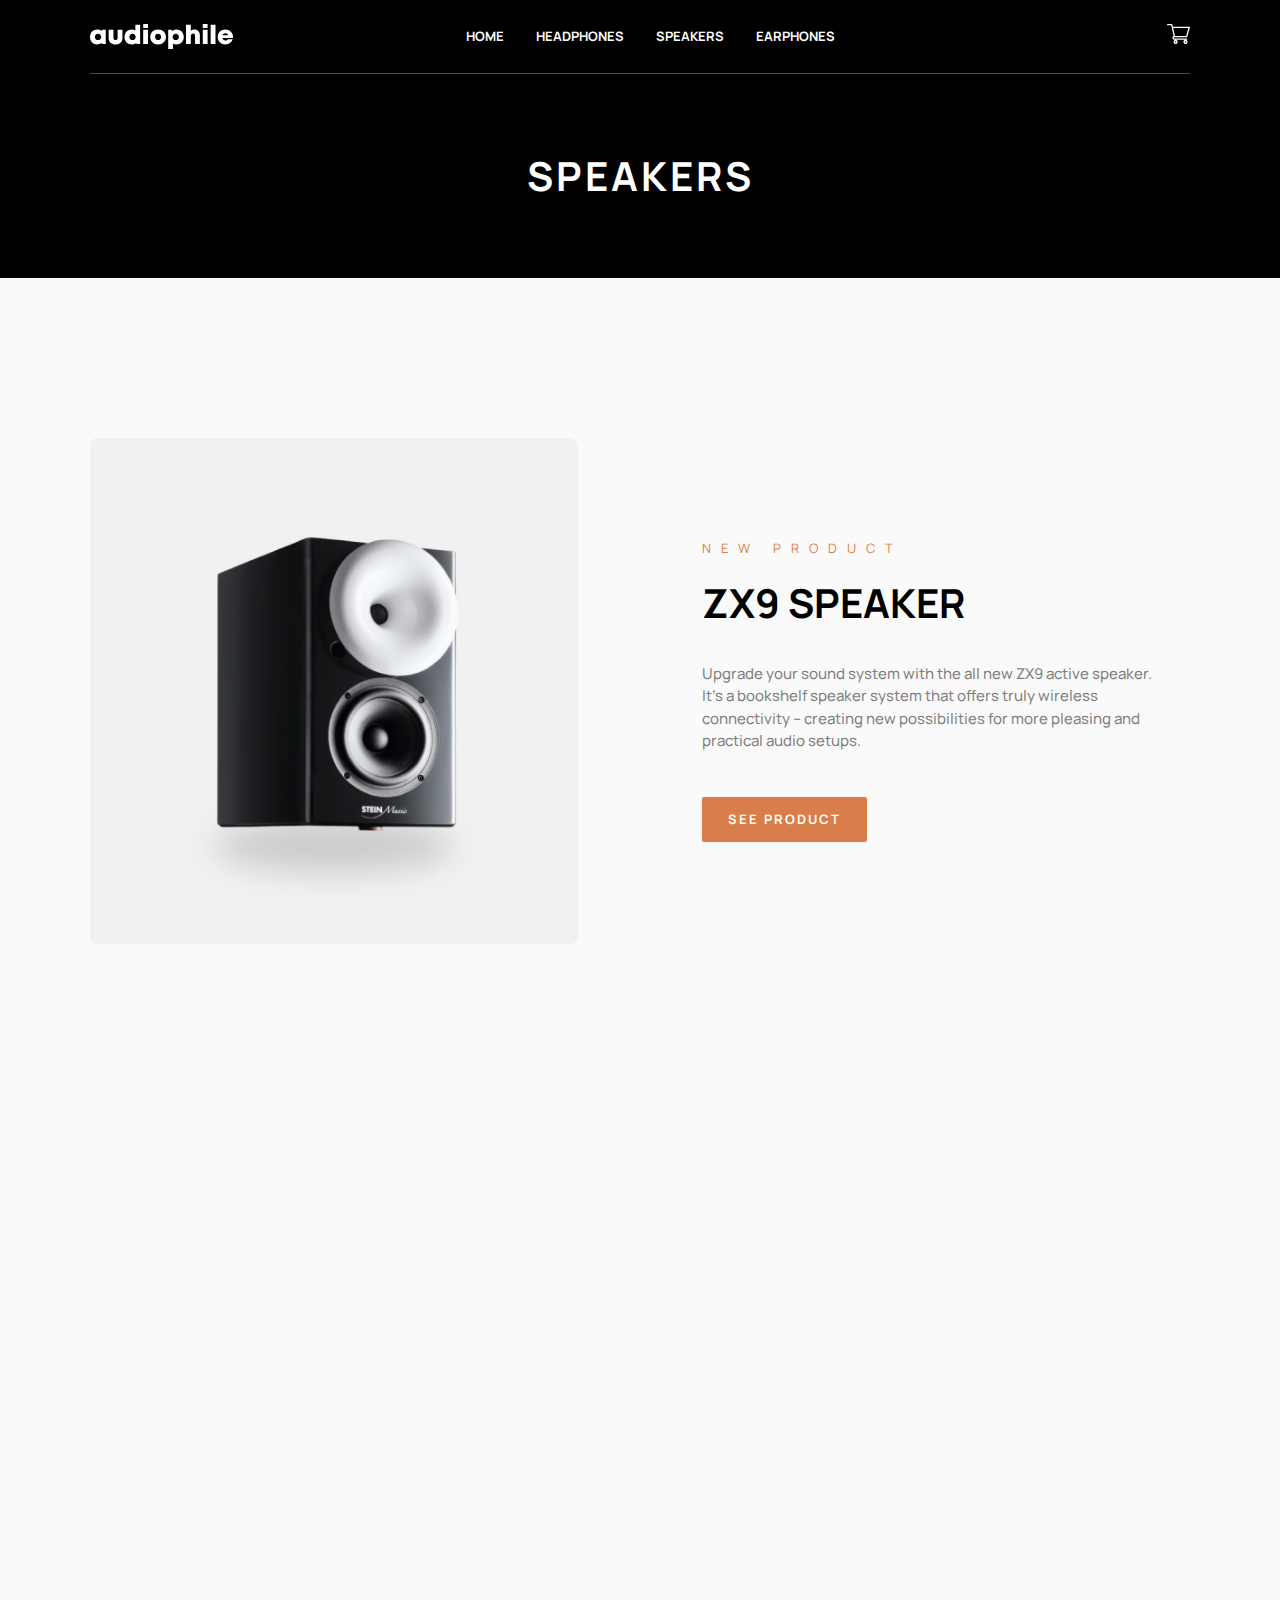
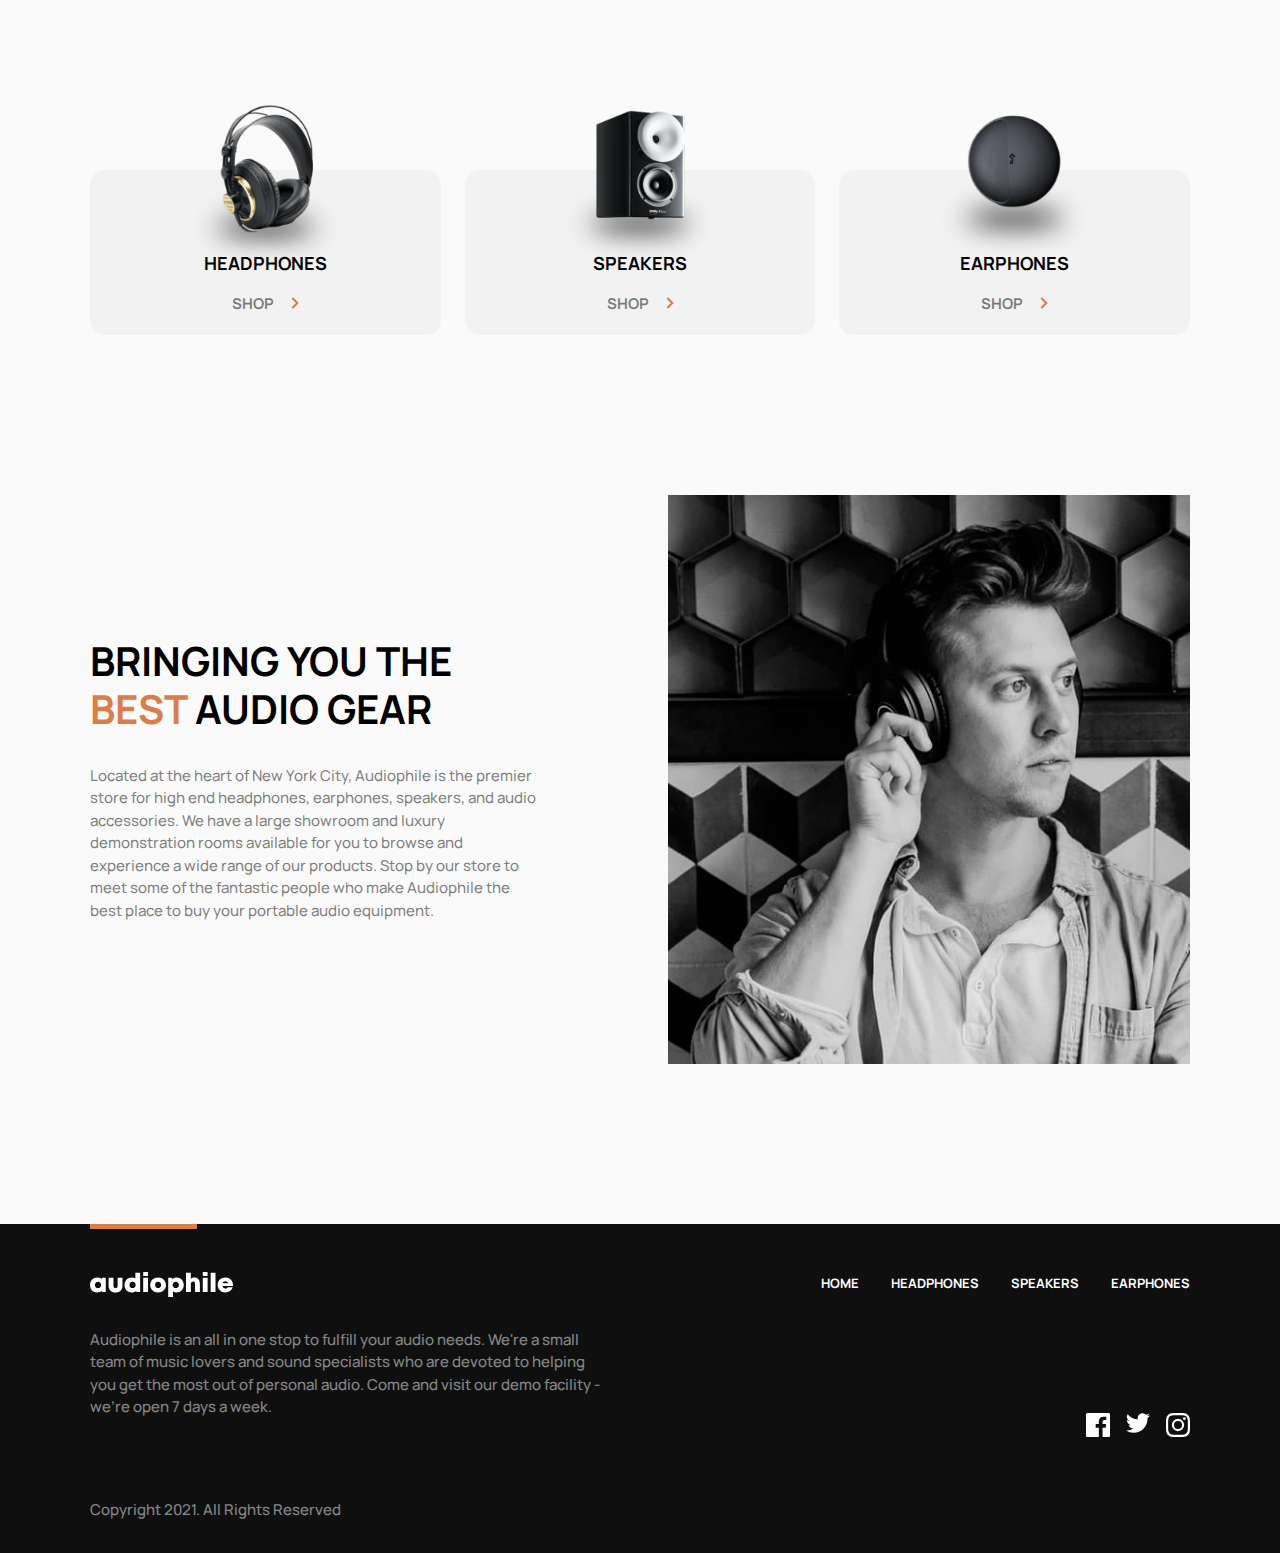
<file: speakers.html>
<!DOCTYPE html>
<html lang="en">

<head>
  <meta charset="UTF-8">
  <meta name="viewport" content="width=device-width, initial-scale=1.0">

  <link rel="icon" type="image/png" sizes="32x32" href="./assets/favicon-32x32.png">
  <link rel="preconnect" href="https://fonts.googleapis.com">
  <link rel="preconnect" href="https://fonts.gstatic.com" crossorigin>
  <link href="https://fonts.googleapis.com/css2?family=Manrope:wght@400;500;700&display=swap" rel="stylesheet">

  <link rel="stylesheet" href="./css/style.css">
  <link rel="stylesheet" href="./css/product-collection.css">

  <title>Frontend Mentor | Audiophile e-commerce website</title>
</head>

<body>
  <!-- wrapper for header and page title -->
  <div class="mb-sm bg-neutral-900">
    <div class="container">

      <!-- header section -->
      <header class="primary-header | text-neutral-100 fs-200 fw-700 uppercase">
        <a class="logo" href="./index.html">
          <img src="./assets/shared/desktop/logo.svg" alt="website logo">
        </a>
        <div class="header-nav">
          <button class="mobile-nav" aria-controls="primary-nav-small" aria-expanded="false">
            <span class="sr-only">Menu</span>
          </button>
          <!-- navigation for big screens -->
          <nav class="primary-nav-large">
            <ul class="nav-appearance">
              <li><a href="./index.html">home</a></li>
              <li><a href="./headphones.html">headphones</a></li>
              <li><a href="./speakers.html">speakers</a></li>
              <li><a href="./earphones.html">earphones</a></li>
            </ul>
          </nav>
          <!-- end of navigation for big screens -->
          <!-- navigation for tablets and mobiles -->
          <nav class="primary-nav-small product-collection">
            <div class="headphones">
              <p class="product-collection-name">headphones</p>
              <a href="./headphones.html" class="shop-link">shop <img class="arrow-right"
                  src="./assets/shared/desktop/icon-arrow-right.svg" alt=""></a>
            </div>

            <div class="speakers">
              <p class="product-collection-name">speakers</p>
              <a href="./speakers.html" class="shop-link">shop <img class="arrow-right"
                  src="./assets/shared/desktop/icon-arrow-right.svg" alt=""></a>
            </div>

            <div class="earphones">
              <p class="product-collection-name">earphones</p>
              <a href="./earphones.html" class="shop-link">shop <img class="arrow-right"
                  src="./assets/shared/desktop/icon-arrow-right.svg" alt=""> </a>
            </div>
          </nav>
          <!-- end of navigation for tablets and mobiles -->
        </div>
        <div class="shopping-cart-container">
          <button class="shopping-cart-btn" aria-controls="shopping-cart">
            <img src="./assets/shared/desktop/icon-cart.svg" alt="shopping cart">
          </button>
          <div class="cart-items-quantity">0</div>
          <div class="shopping-cart">
            <div>
              <h4>CART (<span class="cart-counter">0</span>)</h4>
              <button class="remove-all">Remove all</button>
            </div>
            <div class="cart-items">

            </div>
            <div>
              <p>TOTAL</p>
              <h4>$ <span class="total-price">0</span></h4>
            </div>
            <div>
              <a href="./checkout.html" class="see-product">checkout</a>
            </div>
          </div>
        </div>
      </header>
      <!-- end of header section -->

      <!-- section under the header -->
      <section>
        <h2 class="collection-sub-header">speakers</h2>
      </section>
      <!-- end of section under the header -->
    </div>
  </div>
  <!-- end of wrapper for header and page title -->

  <main class="container">
    <!-- first section -->
    <section class="product-item | mb-med">
      <picture>
        <source srcset="./assets/product-zx9-speaker/desktop/image-category-page-preview.jpg" media="(min-width: 60em)">
        <source srcset="./assets/product-zx9-speaker/tablet/image-category-page-preview.jpg" media="(min-width: 40em)">
        <img class="product-img" src="./assets/product-zx9-speaker/mobile/image-category-page-preview.jpg"
          alt="big and strong speaker">
      </picture>
      <div class="product-info">
        <p class="product-announcement | mb-item-first-part">new product</p>
        <h3 class="collection-sub-header | mb-item-second-part">ZX9 speaker</h3>
        <p class="mb-item-third-part">Upgrade your sound system with the all new ZX9 active speaker. It’s a bookshelf
          speaker
          system that offers truly wireless connectivity -- creating new possibilities for more
          pleasing and practical audio setups.</p>
        <a href="./product-zx9-speaker.html" type="button" class="see-product">see
          product</a>
      </div>
    </section>
    <!-- end of first section -->

    <!-- second section -->
    <section class="product-item | mb-med">
      <picture>
        <source srcset="./assets/product-zx7-speaker/desktop/image-category-page-preview.jpg" media="(min-width: 60em)">
        <source srcset="./assets/product-zx7-speaker/tablet/image-category-page-preview.jpg" media="(min-width: 40em)">
        <img class="product-img" src="./assets/product-zx7-speaker/mobile/image-category-page-preview.jpg"
          alt="big black speaker">
      </picture>
      <div class="product-info">
        <h3 class="collection-sub-header | mb-item-second-part">ZX7 speaker</h3>
        <p class="mb-item-third-part">Stream high quality sound wirelessly with minimal loss. The ZX7 bookshelf speaker
          uses
          high-end audiophile components that represents the top of the line powered speakers for
          home or studio use.</p>
        <a href="./product-zx7-speaker.html" type="button" class="see-product">see
          product</a>
      </div>
    </section>
    <!-- end of second section -->

    <!-- third section -->
    <section class="product-collection | mb-med">
      <div class="headphones">
        <p class="product-collection-name">headphones</p>
        <a href="./headphones.html" class="shop-link">shop <img class="arrow-right"
            src="./assets/shared/desktop/icon-arrow-right.svg" alt=""></a>
      </div>

      <div class="speakers">
        <p class="product-collection-name">speakers</p>
        <a href="./speakers.html" class="shop-link">shop <img class="arrow-right"
            src="./assets/shared/desktop/icon-arrow-right.svg" alt=""></a>
      </div>

      <div class="earphones">
        <p class="product-collection-name">earphones</p>
        <a href="./earphones.html" class="shop-link">shop <img class="arrow-right"
            src="./assets/shared/desktop/icon-arrow-right.svg" alt=""> </a>
      </div>
    </section>
    <!-- end of third section -->

    <!-- fourth section -->
    <section class="product-description | mb-med">
      <div>
        <p class="description-title">Bringing you the <span>best</span> audio gear</p>
        <p>Located at the heart of New York City, Audiophile is the premier store for high end headphones,
          earphones, speakers, and audio accessories. We have a large showroom and luxury demonstration
          rooms available for you to browse and experience a wide range of our products. Stop by our store
          to meet some of the fantastic people who make Audiophile the best place to buy your portable
          audio equipment.</p>
      </div>
      <picture>
        <source srcset="./assets/shared/desktop/image-best-gear.jpg" media="(min-width: 60em)">
        <source srcset="./assets/shared/tablet/image-best-gear.jpg" media="(min-width: 40em)">
        <img class="description-img" src="./assets/shared/mobile/image-best-gear.jpg" alt="man with headphones on head">
      </picture>
    </section>
    <!-- end of fourth section -->

  </main>


  <!-- footer -->
  <footer class="bg-neutral-800 text-neutral-150">
    <div class="primary-footer | container">
      <div class="footer-nav | uppercase">
        <a class="logo" href="./index.html">
          <img src="./assets/shared/desktop/logo.svg" alt="website logo">
        </a>
        <nav class="primary-nav | fs-200 fw-700 uppercase">
          <ul class="nav-appearance">
            <li><a href="./index.html">home</a></li>
            <li><a href="./headphones.html">headphones</a></li>
            <li><a href="./speakers.html">speakers</a></li>
            <li><a href="./earphones.html">earphones</a></li>
          </ul>
        </nav>
      </div>
      <div>
        <p>Audiophile is an all in one stop to fulfill your audio needs. We're a small team of music lovers
          and sound specialists who are devoted to helping you get the most out of personal audio. Come and
          visit our demo facility - we’re open 7 days a week.</p>
        <p>Copyright 2021. All Rights Reserved</p>
      </div>
      <nav class="secondary-nav">
        <ul class="nav-appearance">
          <li><a href="https://hr-hr.facebook.com" target="_blank">
              <img src="./assets/shared/desktop/icon-facebook.svg" alt="">
            </a></li>
          <li><a href="https://twitter.com" target="_blank">
              <img src="./assets/shared/desktop/icon-twitter.svg" alt="">
            </a></li>
          <li><a href="https://www.instagram.com" target="_blank">
              <img src="./assets/shared/desktop/icon-instagram.svg" alt="">
            </a></li>
        </ul>
      </nav>
    </div>
  </footer>
  <!-- end of footer -->

  <script src="./js/main.js"></script>
  <script src="./js/counter.js"></script>
  <script src="./js/shopping-cart.js"></script>
</body>

</html>
</file>
<file: css/style.css>
:root {
  --clr-neutral-100: hsl(0 0% 100%);
  --clr-neutral-150: hsl(0 0% 100% / 0.5);
  --clr-neutral-175: hsl(0 0% 100% / 0.75);
  --clr-neutral-200: hsl(0 0% 98%);
  --clr-neutral-300: hsl(0 0% 95%);
  --clr-neutral-400: hsl(0, 0%, 30%);
  --clr-neutral-800: hsl(0 0% 6%);
  --clr-neutral-900: hsl(0 0% 0%);
  --clr-neutral-950: hsl(0 0% 0% / 0.5);
  --clr-neutral-975: hsl(0 0% 0% / 0.75);

  --clr-primary-300: hsl(21 94% 75%);
  --clr-primary-400: hsl(22, 65%, 57%);
  --clr-primary-500: hsl(0, 65%, 49%);
  --clr-primary-600: hsl(119, 57%, 36%);

  --ff-primary: "Manrope", sans-serif;

  --fw-400: 400;
  --fw-500: 500;
  --fw-700: 700;

  --fs-title: 3.5rem;
  --fs-200: 0.8125rem;
  --fs-300: 0.9375rem;
  --fs-400: 1.125rem;
  --fs-500: 1.5rem;
  --fs-600: 1.75rem;
  --fs-700: 2rem;
  --fs-800: 2.5rem;
}

@media (max-width: 40em) {
  :root {
    --fs-title: 2.25rem;
  }
}

/*
  1. Use a more-intuitive box-sizing model.
*/
*,
*::before,
*::after {
  box-sizing: border-box;
}
/*
  2. Remove default margin
*/
* {
  margin: 0;
}
/*
  3. Allow percentage-based heights in the application
*/
html,
body {
  height: 100%;
}
/*
  Typographic tweaks!
  4. Add accessible line-height
  5. Improve text rendering
*/
body {
  line-height: 1.5;
  -webkit-font-smoothing: antialiased;
}
/*
  6. Improve media defaults
*/
img,
picture,
video,
canvas,
svg {
  display: block;
  max-width: 100%;
}
/*
  7. Remove built-in form typography styles
*/
input,
button,
textarea,
select {
  font: inherit;
}
/*
  8. Avoid text overflows
*/
p,
h1,
h2,
h3,
h4,
h5,
h6 {
  overflow-wrap: break-word;
}
/*
  9. Create a root stacking context
*/
#root,
#__next {
  isolation: isolate;
}

/* Utility Classes */

.text-neutral-100 {
  color: var(--clr-neutral-100);
}
.text-neutral-150 {
  color: var(--clr-neutral-150);
}
.text-neutral-175 {
  color: var(--clr-neutral-175);
}
.text-neutral-900 {
  color: var(--clr-neutral-900);
}
.text-neutral-950 {
  color: var(--clr-neutral-950);
}
.text-neutral-975 {
  color: var(--clr-neutral-975);
}

.text-primary-400 {
  color: var(--clr-primary-400);
}
.text-primary-500 {
  color: var(--clr-primary-500);
}

.bg-neutral-300 {
  background-color: var(--clr-neutral-300);
}
.bg-neutral-400 {
  background-color: var(--clr-neutral-400);
}
.bg-neutral-800 {
  background-color: var(--clr-neutral-800);
}
.bg-neutral-900 {
  background-color: var(--clr-neutral-900);
}

.bg-primary-300 {
  background-color: var(--clr-primary-300);
}
.bg-primary-400 {
  background-color: var(--clr-primary-400);
}
.bg-primary-500 {
  background-color: var(--clr-primary-500);
}

.fw-400 {
  font-weight: var(--fw-400);
}
.fw-500 {
  font-weight: var(--fw-500);
}
.fw-700 {
  font-weight: var(--fw-700);
}

.fs-title {
  font-size: var(--fs-title);
}
.fs-200 {
  font-size: var(--fs-200);
}
.fs-300 {
  font-size: var(--fs-300);
}
.fs-400 {
  font-size: var(--fs-400);
}
.fs-500 {
  font-size: var(--fs-500);
}
.fs-600 {
  font-size: var(--fs-600);
}
.fs-700 {
  font-size: var(--fs-700);
}
.fs-800 {
  font-size: var(--fs-800);
}

.mb-sm {
  margin-bottom: 10.5rem;
}
.mb-med {
  margin-bottom: 12.5rem;
}

@media (max-width: 60em) {
  .mb-sm {
    margin-bottom: 6rem;
  }
  .mb-med {
    margin-bottom: 6rem;
  }
}

@media (max-width: 40em) {
  .mb-sm {
    margin-bottom: 5rem;
  }
  .mb-med {
    margin-bottom: 7.5rem;
  }
}

.uppercase {
  text-transform: uppercase;
}

.sr-only {
  position: absolute;
  position: absolute !important;
  width: 1px !important;
  height: 1px !important;
  padding: 0 !important;
  margin: -1px !important;
  overflow: hidden !important;
  clip: rect(0, 0, 0, 0) !important;
  white-space: nowrap !important;
  border: 0 !important;
}

.container {
  --side-padd: 1.25rem;
  --max-width: 1100px;

  width: min(var(--max-width), 100% - var(--side-padd) * 2);
  margin-inline: auto;
}

/* General Styling */

body {
  background-color: var(--clr-neutral-200);
  color: var(--clr-neutral-950);
  font-family: var(--ff-primary);
  font-weight: var(--fw-500);
  font-size: var(--fs-300);
}

h1,
h2,
h3,
h4 {
  line-height: 1.1;
}

.nav-appearance {
  list-style: none;
  padding: 0;
}

.nav-appearance > li > a {
  color: var(--clr-neutral-100);
  text-decoration: none;
  font-weight: var(--fw-700);
  transition: color 350ms ease-out;
}

@media (min-width: 40em) {
  .nav-appearance > li > a:hover,
  .nav-appearance > li > a:focus {
    color: var(--clr-primary-400);
  }
}

.product-announcement {
  text-transform: uppercase;
  letter-spacing: 10px;
  color: var(--clr-neutral-150);
  font-weight: var(--fw-400);
  font-size: var(--fs-200);
}

.main-titles {
  color: var(--clr-neutral-100);
  font-size: var(--fs-title);
  font-weight: var(--fw-700);
  text-transform: uppercase;
}

.showoff-title {
  font-size: var(--fs-600);
  color: var(--clr-neutral-900);
  font-weight: var(--fw-700);
  text-transform: uppercase;
}

.see-product {
  text-decoration: none;
  text-transform: uppercase;
  letter-spacing: 2px;
  background-color: var(--clr-primary-400);
  color: var(--clr-neutral-100);
  font-size: var(--fs-200);
  font-weight: var(--fw-700);
  padding: 1em 2em;
  border-radius: 2px;
  transition: all 350ms ease-in;
  display: inline-block;
  position: relative;
}

@media (min-width: 40em) {
  .see-product:hover,
  .see-product:focus {
    box-shadow: inset 13em 0 0 0 var(--clr-primary-300);
    animation: bounce 1s;
    animation-timing-function: cubic-bezier(0.39, 0.575, 0.565, 1);
  }
  .shopping-cart-container .see-product:hover,
  .shopping-cart-container .see-product:focus {
    box-shadow: inset 25em 0 0 0 var(--clr-primary-300);
  }
}

@keyframes bounce {
  0%,
  30%,
  65%,
  100% {
    transform: translateX(0);
  }
  15%,
  45%,
  80% {
    transform: translateX(1rem);
  }
}

.product-collection-name {
  text-transform: uppercase;
  font-size: var(--fs-400);
  font-weight: var(--fw-700);
  color: var(--clr-neutral-900);
}

.shop-link {
  text-decoration: none;
  text-transform: uppercase;
  color: var(--clr-neutral-950);
  font-weight: var(--fw-700);
  font-size: var(--fs-300);
  transition: color 350ms ease-out;
}

.shop-link .arrow-right {
  display: inline-block;
  margin-left: 14px;
}

.darker-style {
  background-color: var(--clr-neutral-900);
  color: var(--clr-neutral-100);
}

.lighter-style {
  background-color: transparent;
  color: var(--clr-neutral-900);
  border: 1px solid currentColor;
}

@media (min-width: 40em) {
  .shop-link:hover,
  .shop-link:focus {
    color: var(--clr-primary-400);
  }
  .shop-link:hover .arrow-right,
  .shop-link:focus .arrow-right {
    animation: arrowFlip 350ms ease;
  }
  .darker-style:hover,
  .darker-style:focus {
    box-shadow: inset 13em 0 0 0 var(--clr-neutral-400);
  }
  .lighter-style:hover,
  .lighter-style:focus {
    box-shadow: inset 13em 0 0 0 var(--clr-neutral-900);
    color: var(--clr-neutral-100);
    border: 1px solid var(--clr-neutral-900);
  }
}

@keyframes arrowFlip {
  0% {
    transform: translate(0.1rem);
  }
  50% {
    transform: translate(1rem);
  }
  100% {
    transform: translate(0);
  }
}

.description-title {
  font-size: var(--fs-800);
  color: var(--clr-neutral-900);
  font-weight: var(--fw-700);
  text-transform: uppercase;
}

.description-title > span {
  color: var(--clr-primary-400);
}

@media (max-width: 40em) {
  .description-title {
    font-size: var(--fs-600);
  }
}

.collection-sub-header {
  font-size: var(--fs-800);
  font-weight: var(--fw-700);
  text-transform: uppercase;
  color: var(--clr-neutral-100);
}

@media (max-width: 40em) {
  .collection-sub-header {
    font-size: var(--fs-600);
  }
}

/* Headphones, speakers and earphones general styling */

.product-info .collection-sub-header {
  color: var(--clr-neutral-900);
}

.product-info .product-announcement {
  color: var(--clr-primary-400);
}

/* Individual product general styling */

.return-link {
  border: 0;
  cursor: pointer;
  font-size: var(--fs-300);
  font-weight: var(--fw-500);
  background-color: transparent;
  color: var(--clr-neutral-950);
  text-transform: capitalize;
  transition: color 350ms ease-out;
}

@media (min-width: 40em) {
  .return-link:hover,
  .return-link:focus {
    color: var(--clr-primary-400);
  }
}

.full-product-price {
  font-size: var(--fs-400);
  font-weight: var(--fw-700);
  color: var(--clr-neutral-900);
}

.features-content-title {
  font-size: var(--fs-700);
  color: var(--clr-neutral-900);
  text-transform: uppercase;
}

@media (max-width: 40em) {
  .features-content-title {
    font-size: var(--fs-500);
  }
}

.in-the-box-info > p > span {
  color: var(--clr-primary-400);
  font-weight: var(--fw-700);
  padding-right: 1.75em;
}

.showoff-product-name {
  font-size: var(--fs-500);
  color: var(--clr-neutral-900);
  text-transform: uppercase;
}

.full-product-desc .collection-sub-header {
  color: var(--clr-neutral-900);
}

.full-product-desc .product-announcement {
  color: var(--clr-primary-400);
}

.product-collection {
  display: flex;
  flex-direction: column;
  text-align: center;
  gap: 4rem;
  padding-block: 5.5rem 1.5rem;
}

section.product-collection {
  padding-block: 0;
}

.product-collection > * {
  border-radius: 1em;
  background-color: var(--clr-neutral-300);
  width: 90%;
  max-width: 24rem;
  margin-inline: auto;
  padding-block: 5rem 1.25rem;
}

section.product-collection > * {
  width: 100%;
}

.product-collection-name {
  margin-bottom: 1rem;
  position: relative;
}

.product-collection-name::before {
  content: "";
  position: absolute;
  inset: -150px 0 0 0;
  background-image: url("../assets/shared/desktop/image-category-thumbnail-headphones.png");
  background-repeat: no-repeat;
  background-size: 40%;
  background-position: center center;
}

@media (min-width: 40em) {
  .product-collection {
    flex-direction: row;
    gap: 0.5rem;
    padding-inline: 1rem;
    padding-block: 7rem 4rem;
  }
  section.product-collection {
    padding-inline: 0;
  }
  .product-collection-name::before {
    background-size: 60%;
  }
}

@media (min-width: 60em) {
  .product-collection {
    gap: 1.5rem;
  }
  .product-collection-name::before {
    background-size: 50%;
  }
}

.product-collection > div:nth-of-type(2) > .product-collection-name::before {
  background-image: url("../assets/shared/desktop/image-category-thumbnail-speakers.png");
}

.product-collection > div:nth-of-type(3) > .product-collection-name::before {
  background-image: url("../assets/shared/desktop/image-category-thumbnail-earphones.png");
}

/* Counter */

.full-product-counter {
  background-color: var(--clr-neutral-300);
  max-width: 7.5rem;
  display: flex;
  align-items: center;
  justify-content: space-between;
}

@media (min-width: 40em) {
  .full-product-counter {
    width: 7.5rem;
  }
}

.counter {
  color: var(--clr-neutral-900);
}

.full-product-counter > button {
  color: var(--clr-neutral-400);
  opacity: 0.75;
  padding-block: 0.75rem;
  padding-inline: 1rem;
  background: transparent;
  border: 0;
  cursor: pointer;
  transition: color 350ms ease-out;
}

.full-product-counter > button:hover,
.full-product-counter > button:focus {
  color: var(--clr-primary-400);
}

/* Shopping cart */

.shopping-cart-container {
  position: relative;
  width: fit-content;
}

.cart-items-quantity {
  position: absolute;
  right: -0.5rem;
  top: -0.725rem;
  background-color: var(--clr-primary-400);
  padding: 0.075rem 0.3125rem;
  border-radius: 5px;
}

.shopping-cart {
  background-color: var(--clr-neutral-100);
  max-width: 375px;
  padding: 2.25rem 2rem 3rem 2rem;
  margin-inline: auto;
  border-radius: 0.75em;
  box-shadow: 0 0 0 1000vw var(--clr-neutral-950);
  font-weight: var(--fw-700);
  position: absolute;
  z-index: 99999;
  inset: 6rem 0 auto -85vw;
  display: none;
}

.shopping-cart[data-visible] {
  display: block;
}

@media (min-width: 40em) {
  .shopping-cart {
    margin-inline: initial;
    margin-left: auto;
    right: 0.5rem;
  }
}

.shopping-cart > * {
  display: flex;
  justify-content: space-between;
}

.shopping-cart > *:not(:first-child) {
  margin-top: 2rem;
}

.shopping-cart .see-product {
  width: 100%;
  text-align: center;
}

.cart-items {
  display: flex;
  flex-direction: column;
  gap: 1rem;
}

.cart-item {
  width: 100%;
  display: flex;
  align-items: center;
  justify-content: space-between;
}

.cart-item h5 {
  max-height: 20px;
  max-width: 100px;
  overflow: hidden;
}

.cart-item-img {
  width: 4rem;
  aspect-ratio: 1;
  border-radius: 0.25em;
}

.cart-item-info > :last-child {
  margin-top: 0.25em;
}

.summary-cart-items {
  display: flex;
  flex-direction: column;
  gap: 1rem;
}

.summary-cart-item {
  width: 100%;
  display: flex;
  align-items: center;
  justify-content: space-between;
}

.summary-cart-item h5 {
  max-height: 20px;
  max-width: 100px;
  overflow: hidden;
}

.summary-cart-item-img {
  width: 4rem;
  aspect-ratio: 1;
  border-radius: 0.25em;
}

.summary-cart-item-info > :last-child {
  margin-top: 0.25em;
}

.remove-all {
  cursor: pointer;
  background: transparent;
  border: 0;
  color: var(--clr-neutral-950);
  font-weight: var(--fw-500);
  text-transform: capitalize;
}

.shopping-cart h4,
.shopping-cart h5 {
  color: var(--clr-neutral-900);
}

.shopping-cart h4 {
  font-size: var(--fs-400);
}

.shopping-cart h5 {
  font-size: var(--fs-300);
}

.shopping-cart p {
  color: var(--clr-neutral-950);
  font-size: var(--fs-200);
}

/* Header */

.header-wrapper > .container {
  display: flex;
  flex-direction: column;
  gap: 100px;
}

.primary-header {
  padding-block: 1.5rem;
  display: flex;
  justify-content: space-between;
  align-items: center;
  position: relative;
}

.primary-header::before {
  content: "";
  position: absolute;
  inset: 0 0 0 50%;
  border-bottom: 1px solid var(--clr-neutral-400);
  width: calc(100% + 2.5rem);
  transform: translateX(-50%);
}

.logo {
  order: 2;
  z-index: 999;
}

.header-nav {
  order: 1;
  z-index: 999;
}

.shopping-cart-container {
  order: 3;
  z-index: 999;
}

.shopping-cart-btn {
  cursor: pointer;
  background-color: transparent;
  border: 0;
  padding: 0;
}

@media (min-width: 40em) {
  .logo {
    margin-right: auto;
    margin-left: 2rem;
  }
  .primary-header::before {
    width: 100%;
    max-width: 1100px;
    margin-inline: auto;
  }
}

@media (min-width: 60em) {
  .header-nav {
    margin-right: 100px;
  }
  .logo {
    margin-right: initial;
    margin-left: 0rem;
    order: 1;
  }
}

.mobile-nav {
  display: block;
  width: 16px;
  height: 15px;
  background: transparent;
  background-image: url("../assets/shared/tablet/icon-hamburger.svg");
  background-repeat: no-repeat;
  background-size: cover;
  cursor: pointer;
  position: relative;
  z-index: 99;
  border: 0;
}

.primary-nav-small {
  display: none;
}

.primary-nav-small[data-visible] {
  display: flex;
  width: calc(100% + 2.5rem);
  transform: translateX(-50%);
  position: absolute;
  z-index: 999;
  inset: 4.5rem 0 auto 50%;
  background-color: var(--clr-neutral-100);
  box-shadow: 0 0 0 1000vw var(--clr-neutral-950);
}

.primary-nav-large {
  display: none;
}

@media (min-width: 60em) {
  .mobile-nav {
    display: none;
  }
  .primary-nav-small[data-visible] {
    display: none;
  }
  .primary-nav-large {
    display: block;
  }
  .nav-appearance {
    display: flex;
    gap: 2rem;
  }
}

/* Product description --- Third section */

.product-description {
  text-align: center;
  display: flex;
  flex-direction: column;
}

.product-description :first-child {
  order: 2;
  max-width: 40ch;
  margin-inline: auto;
}

.description-title {
  margin-block: 2.5rem 2rem;
  line-height: 1.2;
}

@media (min-width: 40em) {
  .product-description :first-child {
    max-width: 63ch;
  }
}

@media (min-width: 60em) {
  .product-description {
    text-align: start;
    flex-direction: row;
    align-items: center;
    gap: 8rem;
  }
  .product-description > * {
    flex-basis: 100%;
  }
  .product-description :first-child {
    order: 0;
    max-width: 50ch;
  }
  .description-title {
    margin-block: 0 2rem;
  }
}

/* Footer */

.primary-footer {
  text-align: center;
  display: grid;
  grid-template-areas:
    "pr-nav"
    "info"
    "sec-nav";
  justify-content: center;
  gap: 3rem;
  padding-block: 3rem 2rem;
}

.primary-footer .nav-appearance {
  display: flex;
  flex-direction: column;
  justify-content: center;
  gap: 1rem;
}

.footer-nav {
  grid-area: pr-nav;
  display: flex;
  flex-direction: column;
  align-items: center;
  gap: 3rem;
}

.footer-nav > .logo {
  order: 0;
  position: relative;
}

.footer-nav > .logo::before {
  content: "";
  position: absolute;
  z-index: -1;
  inset: -3rem 0 0;
  border-top: 5px solid var(--clr-primary-400);
  width: 75%;
  margin-inline: auto;
}

.primary-footer > :nth-child(2) {
  grid-area: info;
}

.primary-footer p:last-of-type {
  padding-top: 3rem;
}

.secondary-nav {
  grid-area: sec-nav;
}

@media (min-width: 40em) {
  .primary-footer {
    text-align: start;
    justify-content: start;
    gap: 2rem;
    grid-template-areas:
      "pr-nav pr-nav"
      "info sec-nav"
      "info sec-nav";
  }
  .primary-footer .nav-appearance {
    justify-content: start;
    flex-direction: row;
    gap: 2rem;
  }
  .footer-nav {
    align-items: start;
    gap: 2rem;
  }
  .footer-nav > .logo {
    margin: 0;
    width: fit-content;
  }
  .footer-nav > .logo::before {
    margin-inline: initial;
  }
  .primary-footer > :nth-child(2) {
    width: calc(100% + 8rem);
  }
  .primary-footer p:last-of-type {
    padding-top: 5rem;
  }
  .secondary-nav {
    align-self: end;
    height: fit-content;
  }
  .secondary-nav > .nav-appearance {
    gap: 1rem;
  }
  .secondary-nav > .nav-appearance > li > a > img {
    transition: all 50ms ease-in;
  }
  .secondary-nav > .nav-appearance > li:hover > a > img,
  .secondary-nav > .nav-appearance > li:focus > a > img {
    filter: invert(64%) sepia(46%) saturate(2171%) hue-rotate(332deg)
      brightness(95%) contrast(78%);
  }
}

@media (min-width: 60em) {
  .primary-footer {
    justify-content: space-between;
  }
  .footer-nav {
    flex-direction: row;
    justify-content: space-between;
    align-items: center;
  }
  .primary-footer p {
    max-width: 57ch;
  }
  .secondary-nav {
    align-self: center;
  }
}

.secondary-nav .nav-appearance {
  flex-direction: row;
}
</file>
<file: css/index.css>
/* Header */

.header-wrapper {
  background-image: url("../assets/home/mobile/image-header.jpg");
  background-repeat: no-repeat;
  background-size: cover;
  background-position: center center;
}

.header-wrapper {
  padding-bottom: 10rem;
}

.sub-header {
  text-align: center;
  padding-top: 6.5rem;
  max-width: 48ch;
  margin-inline: auto;
}

@media (min-width: 40em) {
  .header-wrapper {
    background-image: url("../assets/home/tablet/image-header.jpg");
  }
  .sub-header > p {
    max-width: 40ch;
    margin-inline: auto;
  }
}

@media (min-width: 60em) {
  .header-wrapper {
    background-image: url("../assets/home/desktop/image-hero.jpg");
  }
  .sub-header {
    text-align: start;
    margin-inline: initial;
    padding-top: 4rem;
  }
  .sub-header > p {
    margin-inline: initial;
  }
}

.sub-header > * + * {
  margin-top: 1rem;
}

.sub-header > p:nth-of-type(2) {
  margin-bottom: 2rem;
}

.product-announcement {
  animation: slideIn 1s ease;
}

.sub-header > *:not(:first-child) {
  animation: fadeIn 2500ms ease 750ms;
  animation-fill-mode: both;
}

@keyframes slideIn {
  0% {
    transform: translateY(20rem);
    opacity: 0;
  }
  100% {
    transform: translateY(0);
    opacity: 1;
  }
}

@keyframes fadeIn {
  0% {
    opacity: 0;
  }
  100% {
    opacity: 1;
  }
}

/* Second section */

.product-showoff {
  display: grid;
  gap: 1.5rem;
  grid-template-rows: 1fr;
}

.product-showoff > * {
  border-radius: 0.5rem;
}

@media (min-width: 40em) {
  .product-showoff {
    gap: 2rem;
  }
}

@media (min-width: 60em) {
  .product-showoff {
    gap: 3rem;
  }
}

/* First showoff product */

.showoff-big-speaker {
  text-align: center;
  display: grid;
  grid-template-columns: 1fr;
  position: relative;
  isolation: isolate;
}

.showoff-big-speaker::before {
  content: "";
  position: absolute;
  z-index: -1;
  inset: 0;
  background-image: url("../assets/home/desktop/pattern-circles.svg");
  background-repeat: no-repeat;
  background-size: cover;
  background-position: center top -150px;
}

.showoff-big-speaker-img {
  width: 50%;
  padding-block: 4rem 3rem;
  margin-inline: auto;
}

.showoff-big-speaker-info {
  padding-bottom: 4rem;
  max-width: 37ch;
  margin-inline: auto;
}

@media (min-width: 60em) {
  .showoff-big-speaker {
    text-align: start;
    grid-template-columns: 1fr 1fr;
  }
  .showoff-big-speaker::before {
    background-position: left -250px center;
  }
  .showoff-big-speaker-img {
    width: 75%;
    padding-bottom: 0;
    object-fit: cover;
    object-position: 0 15px;
  }
  .showoff-big-speaker-info {
    padding-block: 5rem 6rem;
  }
}

.showoff-big-speaker-info > :not(:last-child) {
  margin-bottom: 1.75rem;
}

.showoff-big-speaker-info > p:nth-of-type(1) {
  margin-bottom: 2rem;
}

/* Second showoff product */

.showoff-small-speaker {
  overflow: hidden;
}

.showoff-small-speaker-info {
  padding: 8.5rem 0 8.5rem 1.5rem;
  background-image: url("../assets/home/mobile/image-speaker-zx7.jpg");
  background-repeat: no-repeat;
  background-size: cover;
  background-position: center center;
}

@media (min-width: 40em) {
  .showoff-small-speaker-info {
    padding-left: 3rem;
    background-image: url("../assets/home/tablet/image-speaker-zx7.jpg");
  }
}

@media (min-width: 40em) {
  .showoff-small-speaker-info {
    padding-left: 3rem;
    background-image: url("../assets/home/desktop/image-speaker-zx7.jpg");
  }
}

.showoff-title {
  margin-bottom: 2.5rem;
}

/* Third showoff product */

.showoff-earphones {
  display: grid;
  gap: 1.5rem;
}

.showoff-earphones > * {
  border-radius: 0.5rem;
  overflow: hidden;
}

.showoff-earphones-img {
  object-fit: cover;
  object-position: center center;
}

.showoff-earphones-info {
  padding: 3rem 0 3rem 1.5rem;
  background-color: var(--clr-neutral-300);
}

@media (min-width: 40em) {
  .showoff-earphones {
    grid-template-columns: 1fr 1fr;
    gap: 0.5rem;
  }
  .showoff-earphones > * {
    flex-basis: 100%;
    max-height: 300px;
  }
  .showoff-earphones-info {
    padding-left: 3rem;
  }
}

@media (min-width: 60em) {
  .showoff-earphones > * {
    max-height: 400px;
  }
  .showoff-earphones-info {
    padding-top: 9rem;
  }
}

/* End of Second section */
</file>
<file: css/checkout.css>
@import "./style.css";
@import "./product.css";

/* General Styling */

body {
  background-color: var(--clr-neutral-300);
}

.checkout-form {
  display: grid;
  gap: 2rem;
}

.checkout-form > * {
  background-color: var(--clr-neutral-100);
  border-radius: 0.5em;
  padding: 2.5rem 1.5rem 0.5rem;
}

.checkout-title {
  font-size: var(--fs-600);
  color: var(--clr-neutral-900);
  font-weight: var(--fw-700);
  text-transform: uppercase;
}

@media (min-width: 40em) {
  .checkout-title {
    font-size: var(--fs-700);
  }
}

@media (min-width: 60em) {
  .checkout-form {
    grid-template-columns: 2fr 1fr;
  }
  .summary {
    height: fit-content;
  }
}

.checkout-section {
  font-weight: var(--fw-700);
  font-size: var(--fs-200);
  color: var(--clr-primary-400);
  text-transform: uppercase;
}

label {
  font-weight: var(--fw-700);
  color: var(--clr-neutral-900);
  font-size: 12px;
  display: block;
  padding-bottom: 0.625rem;
}

input {
  width: 100%;
  height: 3.5rem;
  border: 1px solid hsl(0 0% 30% / 0.2);
  border-radius: 0.75em;
  text-indent: 1rem;
}

.full-product-showoff > input:first-of-type {
  text-indent: 0;
}

input[type="radio"] {
  width: fit-content;
}

.payment-method > * {
  border: 1px solid hsl(0 0% 30% / 0.2);
  border-radius: 0.75em;
  padding-left: 1rem;
}

@media (min-width: 40em) {
  .payment-method > * {
    margin-left: 3rem;
  }
}

.summary {
  background-color: var(--clr-neutral-100);
  border-radius: 0.5em;
  padding: 2.5rem 1.5rem 2rem;
}

.summary-title {
  font-weight: var(--fw-700);
  font-size: var(--fs-400);
  color: var(--clr-neutral-900);
  text-transform: uppercase;
}

.summary h4,
.summary h5 {
  color: var(--clr-neutral-900);
}

.summary h4 {
  font-size: var(--fs-400);
}

.summary h5 {
  font-size: var(--fs-300);
}

.summary p {
  color: var(--clr-neutral-950);
  font-size: var(--fs-200);
  font-weight: var(--fw-700);
}

.summary .total-declaration {
  font-weight: var(--fw-500);
  font-size: var(--fs-300);
}

.return-link {
  width: fit-content;
  margin-bottom: 1rem;
}

/* Layout Styling */

.checkout-title,
.summary-title {
  padding-bottom: 2rem;
}

.checkout-section {
  padding-bottom: 1rem;
}

@media (min-width: 40em) {
  .checkout-title,
  .summary-title {
    padding-bottom: 2.5rem;
  }
}

.billing-details,
.shipping-info,
.payment-details {
  padding-bottom: 2rem;
}

.form-container .payment-details-grid .visual-contain > :last-child {
  display: flex;
  align-items: center;
  gap: 2rem;
  width: 100%;
  padding-block: 1.25rem;
}

@media (min-width: 40em) {
  .billing-details,
  .shipping-info,
  .payment-details {
    padding-bottom: 3.5rem;
  }
  .billing-details {
    display: grid;
    grid-template-areas:
      "name email"
      "number ...";
    column-gap: 1rem;
  }
  .shipping-info {
    display: grid;
    grid-template-areas:
      "address address"
      "visual visual"
      "country .......";
    column-gap: 1rem;
  }
  .shipping-info > :first-child {
    grid-area: address;
  }
  .shipping-info > :last-child {
    grid-area: country;
  }
  .form-container .shipping-info .visual-contain {
    grid-area: visual;
    display: grid;
    grid-template-columns: 1fr 1fr;
    column-gap: 1rem;
    padding-bottom: 0rem;
  }
  .payment-details-grid {
    display: grid;
    grid-template-areas:
      "label payment"
      "visual visual";
    column-gap: 1rem;
  }
  .form-container .payment-details-grid .visual-contain {
    grid-area: visual;
    display: grid;
    grid-template-areas:
      "numb pin"
      "cash cash";
    column-gap: 1rem;
    padding-bottom: 0rem;
  }
  .form-container .payment-details-grid .visual-contain > :last-child {
    grid-area: cash;
  }
}

.billing-details > div:not(:last-child),
.shipping-info > div:not(:last-child),
.payment-details > div:not(:last-child) {
  padding-bottom: 1.5rem;
}

.visual-contain > div:not(:last-child) {
  padding-bottom: 1.5rem;
}

.payment-method label {
  display: inline;
  padding-bottom: 0;
}

.payment-method > * {
  display: flex;
  align-items: center;
  justify-content: start;
  gap: 1rem;
}

.payment-method > div:not(:last-child) {
  margin-bottom: 1rem;
}

.payment-method > div:not(:first-child) {
  margin-bottom: 1.5rem;
}

.summary-cart-items {
  margin-bottom: 2rem;
}

.summary-cart-item:not(:first-of-type) {
  margin-top: 1.5rem;
}

.total-declaration {
  margin-bottom: 0.75rem;
}

.total-grand-declaration {
  margin-top: 1rem;
}

/* Summary Layout */

.summary > div:not(:first-of-type) {
  display: flex;
  justify-content: space-between;
}

.summary-cart-item-info {
  width: 100%;
  justify-self: start;
  margin-left: 1rem;
}

.see-product {
  margin-top: 1rem;
  text-align: center;
  width: 100%;
}

.see-product:hover,
.see-product:focus {
  box-shadow: inset 25em 0 0 0 var(--clr-primary-300);
}

@media (max-width: 60em) {
  .see-product:hover,
  .see-product:focus {
    box-shadow: inset 70em 0 0 0 var(--clr-primary-300);
  }
}

/* Styling the form */

.radio-color > input {
  cursor: pointer;
}

.form-group:has(:focus) input {
  outline: 2px solid var(--clr-primary-400);
}

.form-group:has(:focus:invalid) input {
  outline: 2px solid var(--clr-primary-500);
}

.form-group:has(:focus:invalid) label {
  color: var(--clr-primary-500);
}

.form-group:has(:focus).radio-color {
  border: 1px solid var(--clr-primary-400);
}

.form-group:has(:focus).radio-color > input {
  outline: 0;
}

.form-group:has(:valid) label {
  color: var(--clr-primary-600);
}

.form-group:has(:valid) input {
  outline-color: var(--clr-primary-600);
}

.form-group:has(:valid) input {
  border-color: var(--clr-primary-600);
}

.form-group:has(:valid).radio-color label {
  color: var(--clr-neutral-900);
}

.real .form-group input {
  border-color: hsl(0 0% 30% / 0.2);
}

.real .form-group input {
  outline-color: var(--clr-primary-400);
}

.real .form-group label {
  color: var(--clr-neutral-900);
}

.real .form-group:has(:invalid) input {
  border-color: var(--clr-primary-500);
}

.real .form-group:has(:invalid) input {
  outline-color: var(--clr-primary-500);
}

.real .form-group:has(:invalid) label {
  color: var(--clr-primary-500);
}
</file>
<file: css/product-collection.css>
@import "./style.css";

.mb-sm {
  margin-bottom: 10rem;
}
.mb-med {
  margin-bottom: 10rem;
}
.mb-item-first-part {
  margin-bottom: 1.25rem;
}
.mb-item-second-part {
  margin-bottom: 2.25rem;
}
.mb-item-third-part {
  margin-bottom: 2.75rem;
}

@media (max-width: 60em) {
  .mb-sm {
    margin-bottom: 7.5rem;
  }
  .mb-med {
    margin-bottom: 7.5rem;
  }
  .mb-item-third-part {
    margin-bottom: 1.75rem;
  }
}

@media (max-width: 40em) {
  .mb-sm {
    margin-bottom: 4rem;
  }
  .mb-item-first-part {
    margin-bottom: 1.75rem;
  }
  .mb-item-second-part {
    margin-bottom: 1.75rem;
  }
  .mb-item-third-part {
    margin-bottom: 1.75rem;
  }
}

main {
  overflow-x: hidden;
}

/* Header */

h2.collection-sub-header {
  text-align: center;
  letter-spacing: 3px;
  padding-block: 3rem;
}

@media (min-width: 40em) {
  h2.collection-sub-header {
    padding-block: 5rem;
  }
}

.product-info {
  text-align: center;
  margin-top: 2rem;
  transform: translateX(100vw);
  opacity: 0;
  transition: transform 1000ms ease-out, opacity 2000ms ease-out;
}

.slide-in.product-info {
  transform: translateX(0);
  opacity: 1;
}

.product-info > .collection-sub-header {
  line-height: 1.2;
  max-width: 14ch;
  margin-inline: auto;
}

.product-img {
  border-radius: 0.5rem;
  transform: translateX(-100vw);
  opacity: 0;
  transition: transform 1000ms ease-out, opacity 2000ms ease-out;
}

.slide-in.product-img {
  transform: translateX(0);
  opacity: 1;
}

main > :nth-child(2) .product-info {
  transform: translateX(-100vw);
}

main > :nth-child(2) .product-img {
  transform: translateX(100vw);
}

main > :nth-child(2) .slide-in.product-info {
  transform: translateX(0);
}
main > :nth-child(2) .slide-in.product-img {
  transform: translateX(0);
}

@media (min-width: 40em) {
  .product-info {
    margin-top: 3.25rem;
  }
}

@media (min-width: 60em) {
  .product-item {
    display: grid;
    grid-template-columns: 1fr 1fr;
    grid-template-areas: "item-img item-info";
    gap: 7.75rem;
    align-items: center;
  }
  .product-info {
    margin: 0;
    text-align: start;
    max-width: 50ch;
    grid-area: item-info;
  }
  .product-img {
    grid-area: item-img;
  }
  main > :nth-child(2) .product-info {
    grid-area: item-img;
  }
  .product-info > .collection-sub-header {
    margin-inline: initial;
  }
}
</file>
<file: css/product.css>
@import "./style.css";

.mb-xsm {
  margin-bottom: 4.75rem;
}
.mb-sm {
  margin-bottom: 10rem;
}
.mb-med {
  margin-bottom: 10rem;
}
.mb-item-first-part {
  margin-bottom: 1.25rem;
}
.mb-item-second-part {
  margin-bottom: 2.25rem;
}
.mb-item-third-part {
  margin-bottom: 2.25rem;
}
.mb-item-fourth-part {
  margin-bottom: 2.75rem;
}

@media (max-width: 60em) {
  .mb-xsm {
    margin-bottom: 2.5rem;
  }
  .mb-sm {
    margin-bottom: 7.5rem;
  }
  .mb-med {
    margin-bottom: 7.5rem;
  }
  .mb-item-first-part {
    margin-bottom: 1.125rem;
  }
  .mb-item-second-part {
    margin-bottom: 2rem;
  }
  .mb-item-third-part {
    margin-bottom: 2rem;
  }
  .mb-item-fourth-part {
    margin-bottom: 2rem;
  }
}

@media (max-width: 40em) {
  .mb-xsm {
    margin-bottom: 1.75rem;
  }
  .mb-sm {
    margin-bottom: 5.5rem;
  }
  .mb-item-first-part {
    margin-bottom: 1.5rem;
  }
  .mb-item-second-part {
    margin-bottom: 1.5rem;
  }
  .mb-item-third-part {
    margin-bottom: 1.5rem;
  }
  .mb-item-fourth-part {
    margin-bottom: 1.5rem;
  }
}

@media (max-width: 60em) {
  .collection-sub-header {
    font-size: var(--fs-600);
  }
}

.see-product {
  border: 0;
  cursor: pointer;
}

/* Header */

.primary-header::before {
  border: 0;
}

/* First section */

.full-product-img {
  border-radius: 0.5rem;
}

.full-product-desc {
  margin-top: 2rem;
  max-width: 55ch;
}

.full-product-shop {
  display: flex;
  align-items: center;
  gap: 1rem;
}

@media (min-width: 40em) {
  .full-product {
    display: grid;
    grid-template-columns: 1fr 1fr;
    align-items: center;
    gap: 4.25rem;
  }
  .full-product-desc {
    margin-top: 0;
  }
}

@media (min-width: 60em) {
  .full-product {
    gap: 8rem;
  }
}

/* Second section */

.features-content {
  display: flex;
  flex-direction: column;
  gap: 5.5rem;
}

.features-content-title {
  margin-bottom: 1.5rem;
}

.features > p:nth-of-type(2) {
  margin-top: 1.25rem;
}

.in-the-box-info > *:not(:last-child) {
  margin-bottom: 0.6125rem;
}

@media (min-width: 40em) {
  .features-content-title {
    margin-bottom: 2rem;
  }
  .features > p:nth-of-type(2) {
    margin-top: 1.5rem;
  }
  .in-the-box {
    display: grid;
    grid-template-columns: 1fr 1fr;
  }
}

@media (min-width: 60em) {
  .features-content {
    flex-direction: row;
    align-items: start;
    gap: 8rem;
  }
  .features-content > * {
    min-width: 200px;
  }
  .in-the-box {
    grid-template-columns: 1fr;
  }
}

/* Third section */

.full-product-photography {
  display: flex;
  flex-direction: column;
  gap: 1.25rem;
}

@media (min-width: 40em) {
  .full-product-photography {
    flex-direction: row;
  }
  .full-product-photography:has(:hover) .full-product-img {
    transform: scale(0.95);
  }
  .full-product-photography:has(:hover) .full-product-img:hover {
    transform: scale(1.05);
    filter: brightness(110%);
  }
  .full-product-photography > :last-child > .full-product-img {
    min-height: 100%;
  }
  .full-product-photography .full-product-img {
    cursor: pointer;
    transition: transform 450ms ease, filter 450ms ease;
  }
}

.full-product-photography > div:first-of-type {
  display: flex;
  flex-direction: column;
  gap: 1.25rem;
}

@media (min-width: 60em) {
  .full-product-photography {
    gap: 2rem;
  }
  .full-product-photography > div:first-of-type {
    gap: 2rem;
  }
}

/* Fourth section */

.showoff-products {
  text-align: center;
  margin-bottom: 12rem;
}

.showoff-products > .features-content-title {
  margin-bottom: 3rem;
}

.all-products {
  display: flex;
  flex-direction: column;
  gap: 4rem;
}

.all-products .description-img {
  border-radius: 1em;
  background-color: var(--clr-neutral-300);
  margin-bottom: 2rem;
}

.showoff-product-name {
  font-weight: var(--fw-700);
  margin-bottom: 2rem;
}

@media (min-width: 40em) {
  .showoff-products > .features-content-title {
    margin-bottom: 3.5rem;
  }
  .all-products {
    flex-direction: row;
    gap: 0.75rem;
  }
  .all-products > * {
    flex-basis: 100%;
  }
  .all-products .description-img {
    margin-bottom: 2.5rem;
  }
  .showoff-product-name {
    margin-bottom: 2.5rem;
  }
}

@media (min-width: 60em) {
  .showoff-products > .features-content-title {
    margin-bottom: 4rem;
  }
  .all-products {
    gap: 1.8125rem;
  }
  .all-products .description-img {
    margin-bottom: 2.5rem;
  }
  .showoff-product-name {
    margin-bottom: 2.5rem;
  }
}
</file>
